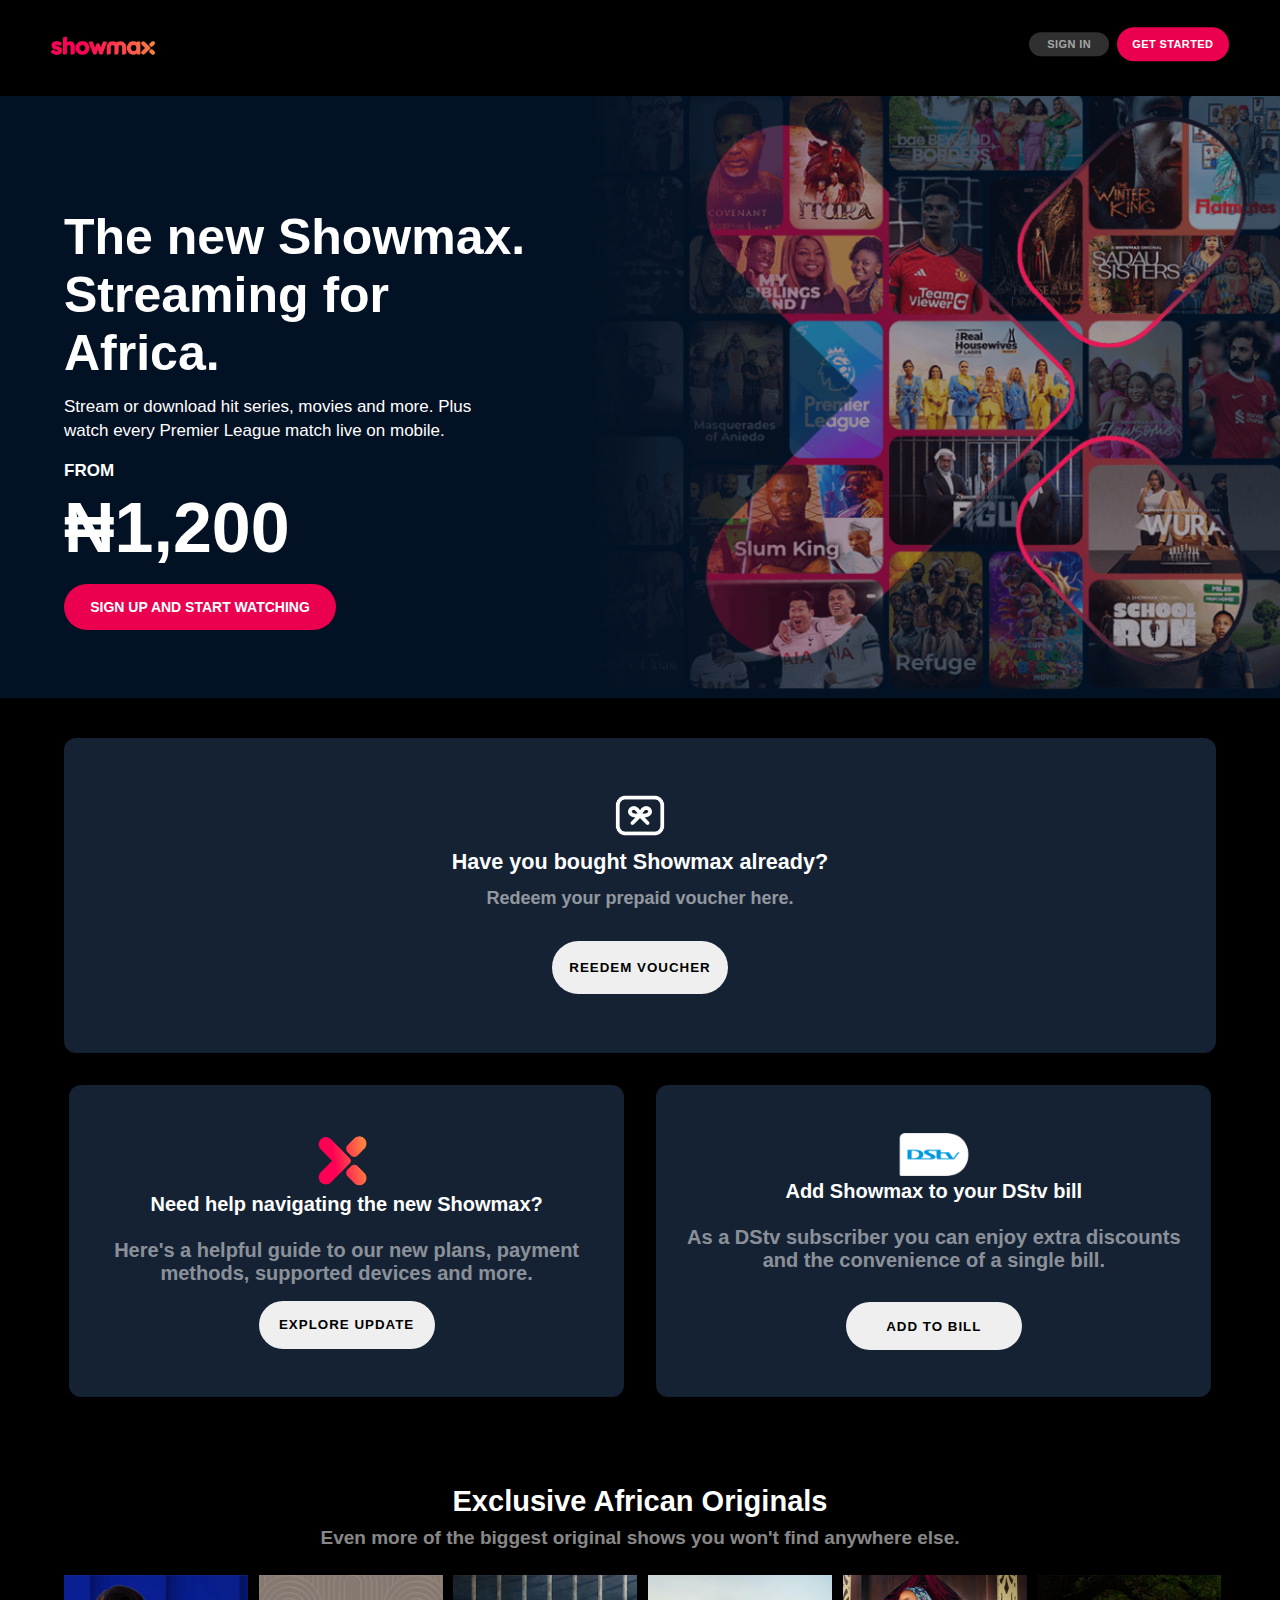
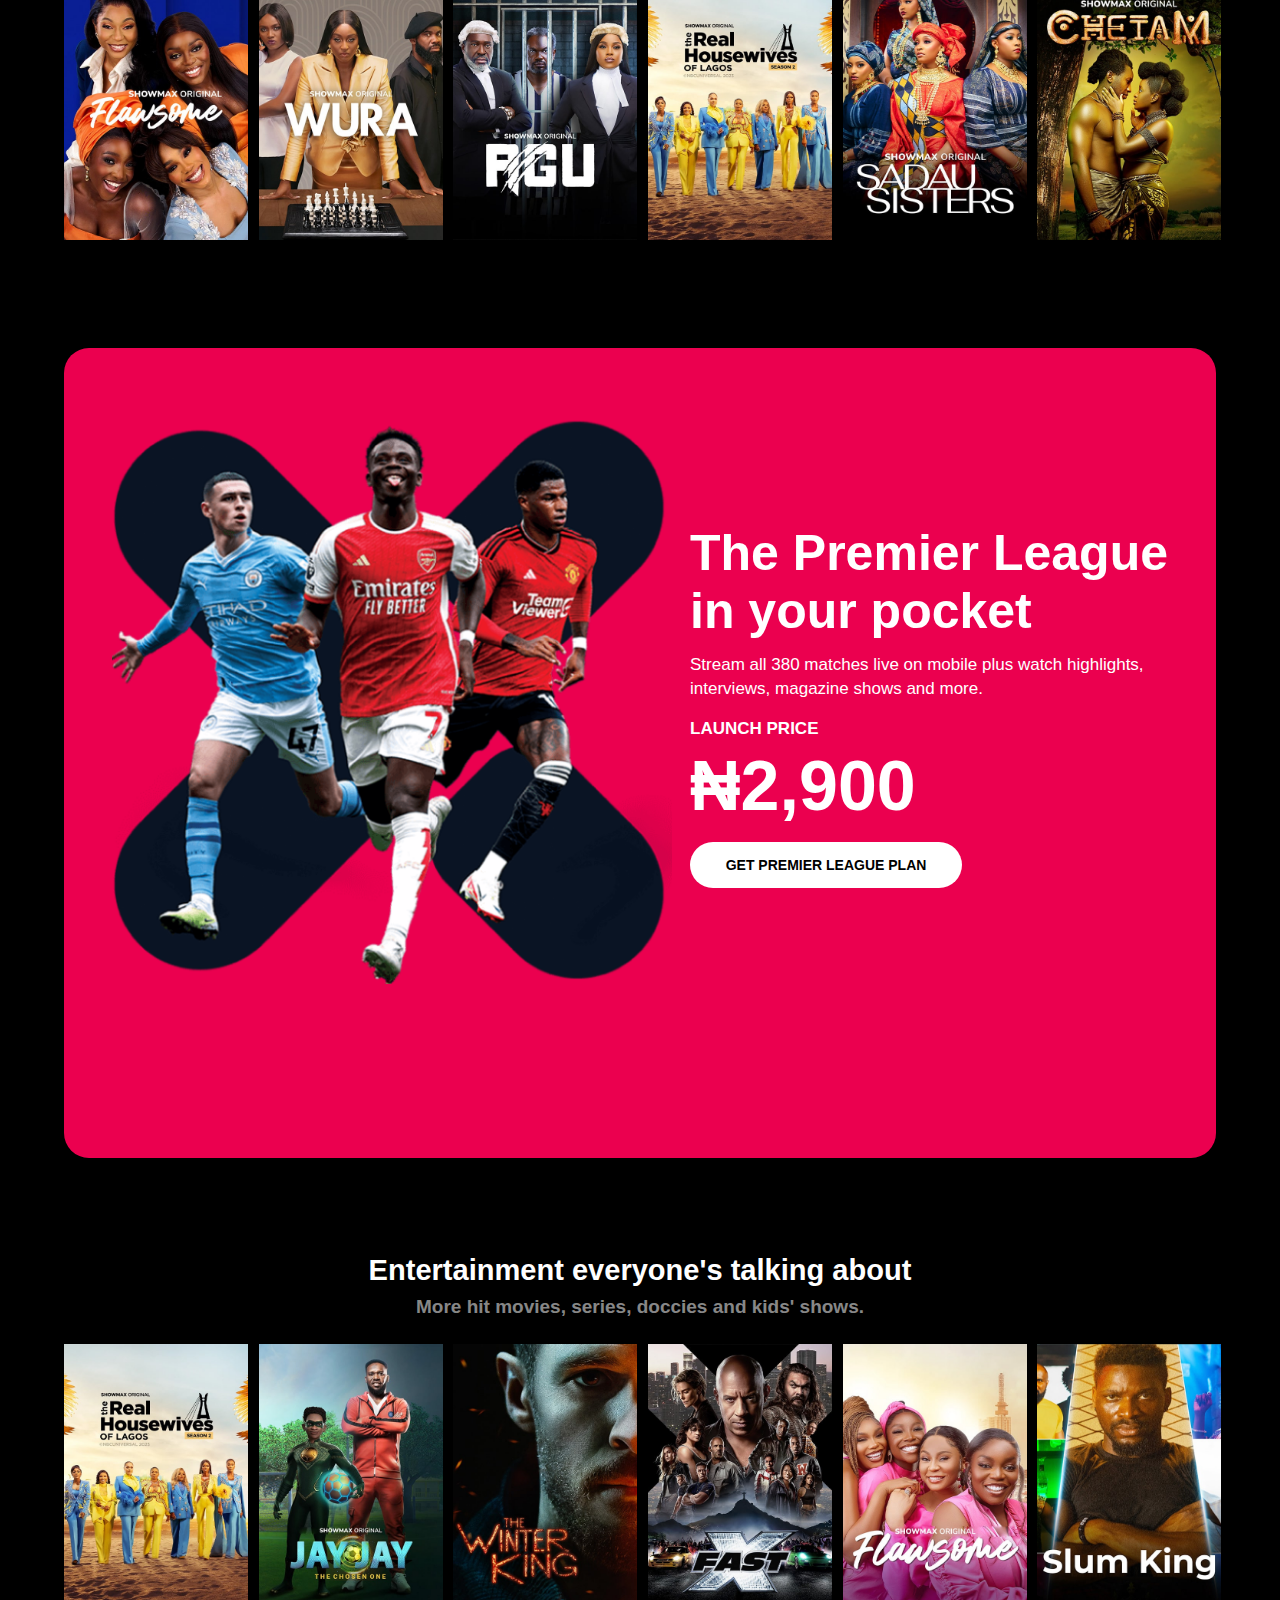
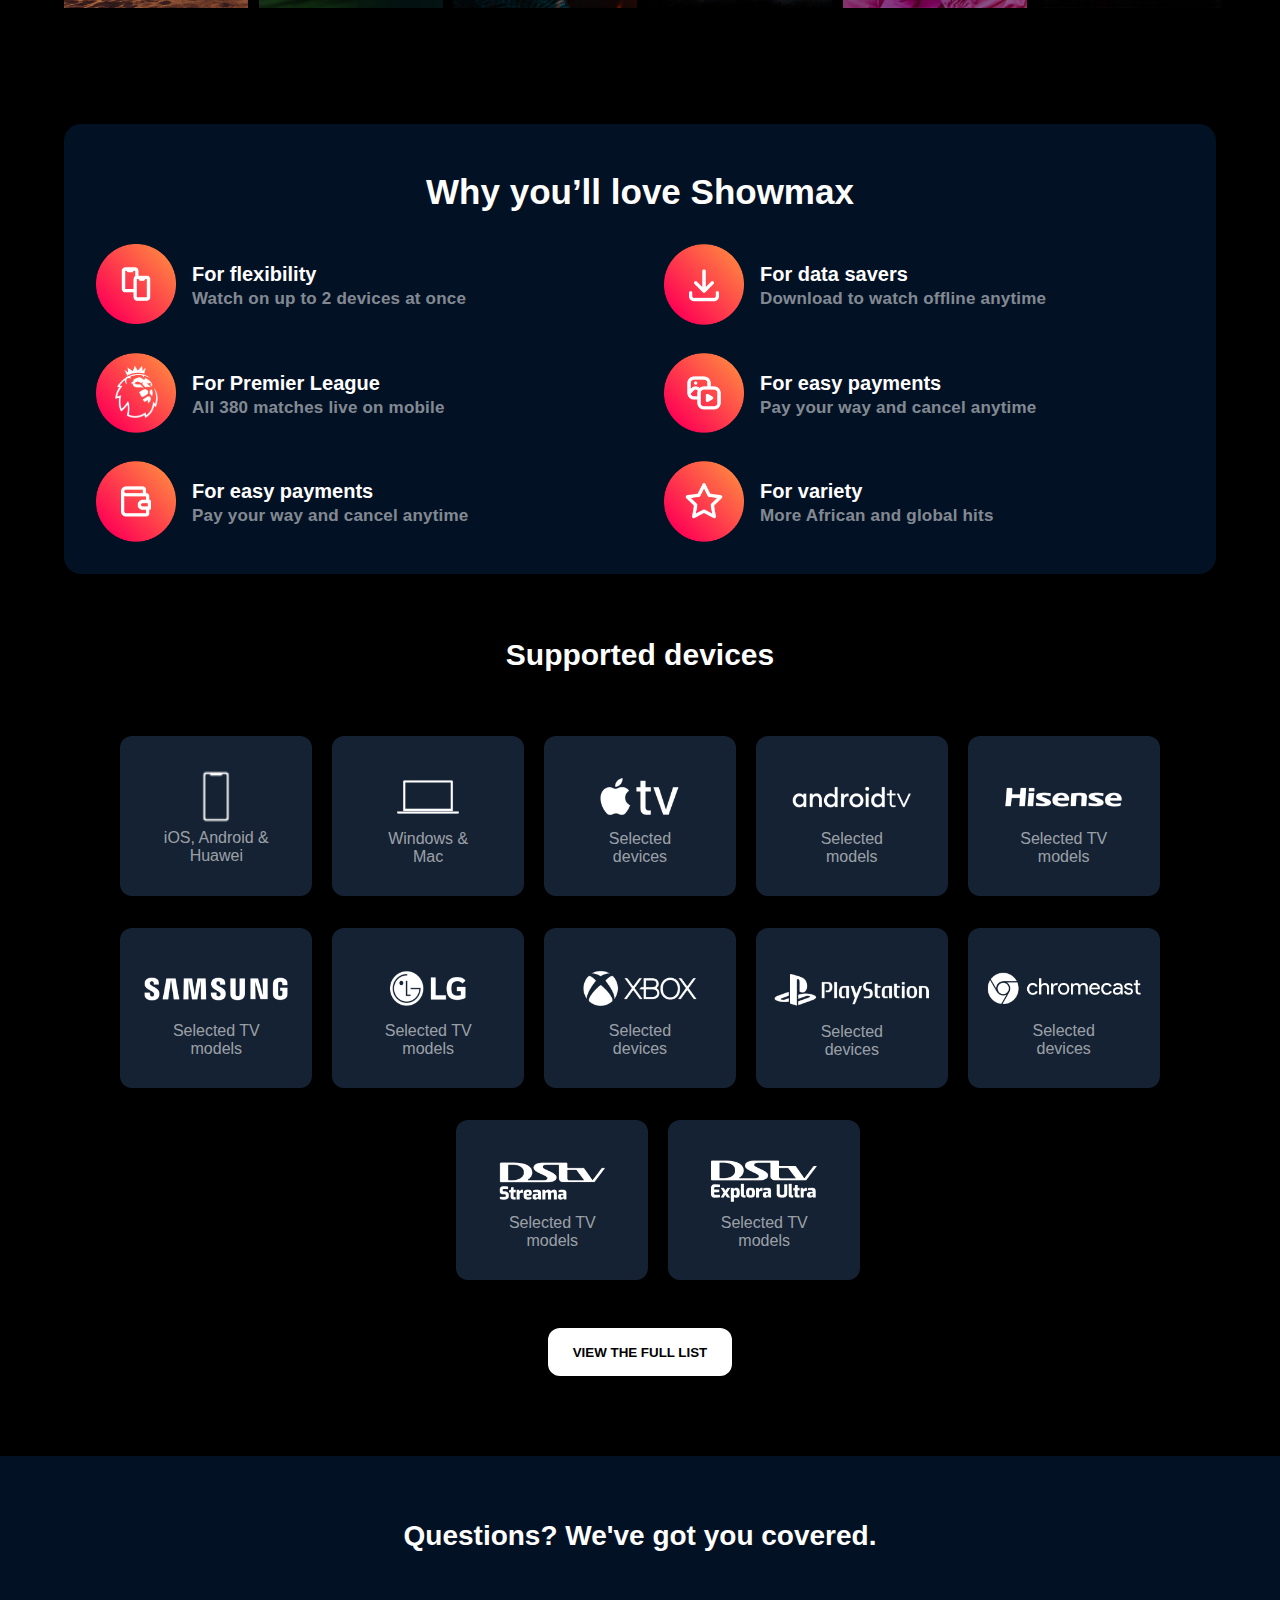
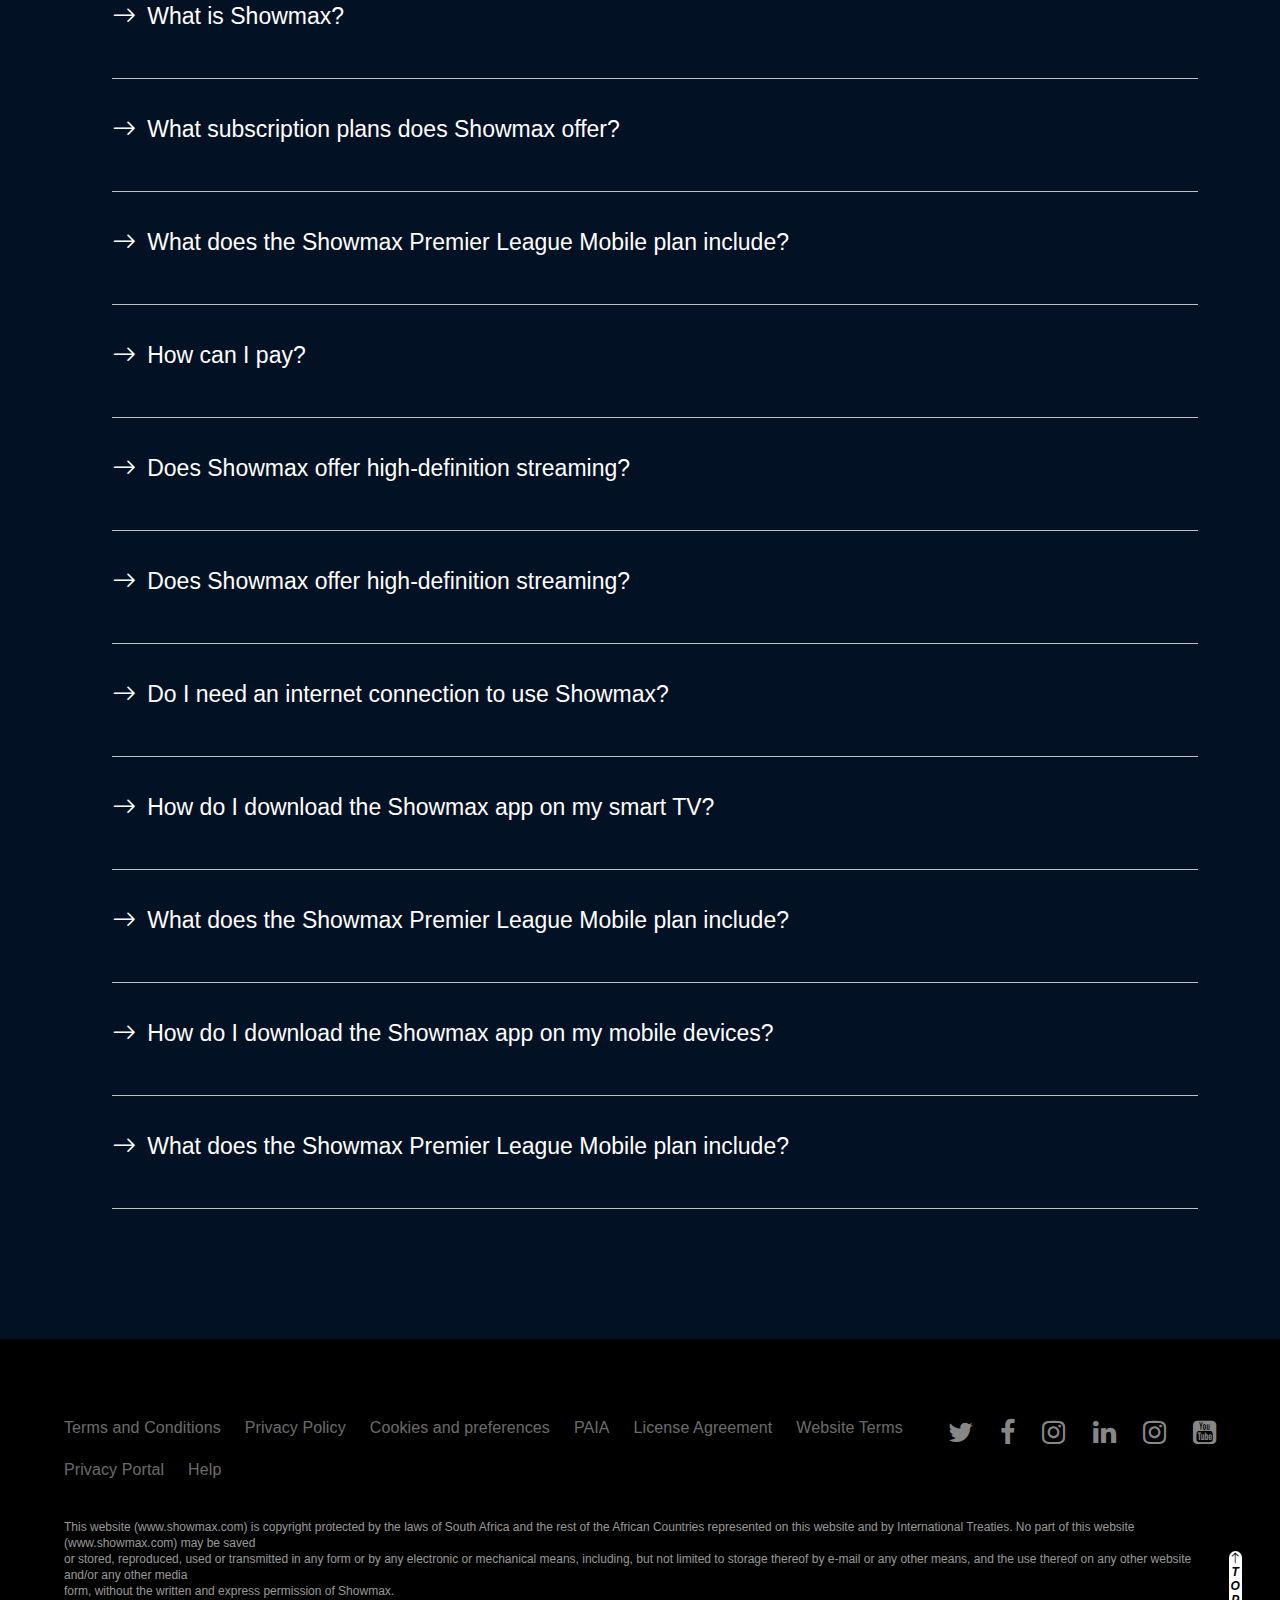
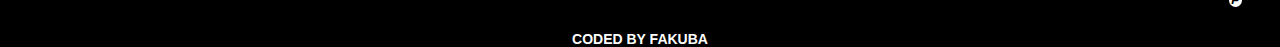
<file: index.html>
<!DOCTYPE html>
<html lang="en">
<head>
    <meta charset="UTF-8">
    <meta name="viewport" content="width=device-width, initial-scale=1.0">
    <link rel="stylesheet" href="index.css">
    <link rel="stylesheet" href="https://cdn.jsdelivr.net/npm/bootstrap-icons@1.3.0/font/bootstrap-icons.css">
    <link rel="stylesheet" href="https://cdnjs.cloudflare.com/ajax/libs/font-awesome/4.7.0/css/font-awesome.min.css">
    <title>SHOW MAX</title>
</head>
<body>
    <!-- Header start -->
    <p id="button"></p>
    <header>
        <nav>
            <div class="logo">
              <a href="./index.html"><img src="IMG-PROJECT/Showmax_logo_full-removebg-preview.png" alt="logo"></a>
                </div>
            <div class="logins">
                    <button class="sign-in"><a href="Sign in/index.html">SIGN IN</a></button>
                    <button class="get-started"><a href="Sign-in con/index.html">GET STARTED</a></button>
                    </div>
         </nav>
    </header>
    <!-- Header ends -->

    <!-- hero page start -->
     <div class="section-1">
        <div class="section-1-inner">
            <div class="text">
                <p>The new Showmax.<br>Streaming for Africa.<span>Stream or download hit series, movies and more. Plus<br>
                    watch every Premier League match live on mobile.</span><break class="break">FROM</break><br><a> ₦1,200</a>
                    <button class="watch"><a href="Sign-in con/index.html">SIGN UP AND START WATCHING</a></button></p>
                </div>
                <div class="hero-img">
                      <img src="IMG-PROJECT/hero-img 1.PNG" alt="img">
                </div>
            </div>
     </div>
    <!-- hero page ends -->

    <!-- section 2 start -->
    <div class="section-2">
       <div class="section-2-inner">
          <center>
            <div class="img-badge">
                <img src="IMG-PROJECT/voucher-icon-desktop.png" alt="badge">
            </div>
        </center>
          <div class="text">
            <h5>Have you bought Showmax already?
              <p>Redeem your prepaid voucher here.</p></h5>
          </div>
          <div class="voucher"><button><a href="./voucher/index.html">REEDEM VOUCHER</a></button></div>
        </div>
    </div>
    <!-- section 2 ends -->

    <!-- section 3 start -->

    <div class="section-3">
      <div class="section-3-inner">
           <div class="box-1">
            <center>
                <div class="img-box-1">
                    <img src="IMG-PROJECT/showmax-icon_full-colour_3_02-02-2024 (1).png" alt="">
                    </div>
            </center>
              <div class="text-box-1">
                <h5>Need help navigating the new Showmax?<span><br> Here's a helpful guide to our new plans, payment methods, supported devices and more.</span></h5>

               </div>
              <div class="button-box-1">
                <button><a href="Update/">EXPLORE UPDATE</a></button>
                   </div>
                 </div>
            <div class="box-2">
                <center>
                    <div class="img-box-2">
                        <img src="IMG-PROJECT/dstv-desktop-2x.png" alt="">
                     </div>
                </center>
                <div class="text-box-2">
                    <h5>Add Showmax to your DStv bill<span><br>As a DStv subscriber you can enjoy extra discounts and the convenience of a single bill.</span></h5>
                 </div>
                 <div class="button-box-2">
                    <button><a href=".//BILL/index.html">ADD TO BILL</a></button>
                 </div>

               </div>
         </div>
   </div>
 <!-- section 3 ends -->

 <!-- section-4 start -->
     <div class="section-4">
        <div class="section-4-inner">
             <div class="text-inner">
                 <h5>
                    Exclusive African Originals<br>
                   <span>
                    Even more of the biggest original shows you won't find anywhere else.
                  </span>
                 </h5>
             </div>
            <div class="section-4-inner-advertisement">
               <div class="img-box"><img src="IMG-PROJECT/ng_homepage_showmax originals_01-min.jpg" alt=""></div>
               <div class="img-box"><img src="IMG-PROJECT/ng_homepage_showmax originals_02-min.jpg" alt=""></div>
               <div class="img-box"><img src="IMG-PROJECT/ng_homepage_showmax originals_03-min.jpg" alt=""></div>
               <div class="img-box"><img src="IMG-PROJECT/ng_homepage_showmax originals_04-min.jpg" alt=""></div>
               <div class="img-box"><img src="IMG-PROJECT/ng_homepage_showmax originals_05-min.jpg" alt=""></div>
               <div class="img-box"><img src="IMG-PROJECT/ng_homepage_showmax originals_06-min.jpg" alt=""></div>
               </div>
            </div>
     </div>
<!-- section-4 ends -->

<!-- section 5 start -->
     <div class="section-5">
        <div class="section-5-inner">
          <div class="img-box">
            <img src="IMG-PROJECT/ball.PNG" alt="">
          </div>
          <div class="text">
            <p>The Premier League<br>in your pocket<span>Stream all 380 matches live on mobile plus watch highlights,<br>
               interviews, magazine shows and more.</span><break class="break">LAUNCH PRICE</break><br><a> ₦2,900</a>
                <button class="watch-5"><a href="./Sign-in con/index.html">GET PREMIER LEAGUE PLAN</a></button></p>
         </div>

        </div>
</div>


<!-- section 5 ends -->

<!-- section 6 start -->

<div class="section-6">
  <div class="section-6-inner">
       <div class="text-inner">
           <h5>
            Entertainment everyone's talking about<br>
             <span>
              More hit movies, series, doccies and kids' shows.
            </span>
           </h5>
       </div>
      <div class="section-6-inner-advertisement">
         <div class="img-box"><img src="IMG-PROJECT/ng_homepage_most popular-01-min.jpg" alt=""></div>
         <div class="img-box"><img src="IMG-PROJECT/ng_homepage_most popular-02-min.jpg" alt=""></div>
         <div class="img-box"><img src="IMG-PROJECT/ng_homepage_most popular-03-min.jpg" alt=""></div>
         <div class="img-box"><img src="IMG-PROJECT/ng_homepage_most popular-04-min.jpg" alt=""></div>
         <div class="img-box"><img src="IMG-PROJECT/ng_homepage_most popular-05-min.jpg" alt=""></div>
         <div class="img-box"><img src="IMG-PROJECT/ng_homepage_most popular-06-min.jpg" alt=""></div>
         </div>
      </div>
</div>
  <!-- section-6 ends -->

  <!-- section 7 start -->
    <div class="section-7">
       <div class="section-7-inner">
        <div class="text-inner">
          <h5>
            Why you’ll love Showmax

          </h5>
         </div>
         <div class="section-7-inner-box">
         <div class="box-control">
          <div class="box-1">
            <div class="boxes">
                <img src="IMG-PROJECT/icon_for-flexibility-01-1_11012024.png" alt="">
            </div>
            <div class="text">
              <h5>For flexibility<br><span>Watch on up to 2 devices at once

              </span></h5>
            </div>
          </div>
          <div class="box-1">
            <div class="boxes">
              <img src="IMG-PROJECT/icon_for-data-savers-01-2_11012024.png" alt="">

            </div>
            <div class="text">
              <h5>For data savers<br><span>Download to watch offline anytime</span></h5>
            </div>
          </div>
          <div class="box-1">
            <div class="boxes">
             <img src="IMG-PROJECT/icon_for-premier-league-01-3_11012024.png" alt="">
            </div>
            <div class="text">
              <h5>For Premier League<br><span>All 380 matches live on mobile</span></h5>
            </div>
          </div>
          <div class="box-1">
            <div class="boxes">
              <img src="IMG-PROJECT/icon_for-data-control-01-4_11012024.png" alt="">
            </div>
            <div class="text">
              <h5>For easy payments<br><span>Pay your way and cancel anytime</span></h5>
            </div>
          </div>
         
          <div class="box-1">
            <div class="boxes">
              <img src="IMG-PROJECT/icon_for-ease-01-5_11012024.png" alt="">
            </div>
            <div class="text">
              <h5>For easy payments<br><span>Pay your way and cancel anytime</span></h5>
            </div>
          </div>
          <div class="box-1">
            <div class="boxes">
                 <img src="IMG-PROJECT/icon_for-variety-01-6_11012024.png" alt="">
            </div>
            <div class="text">
              <h5>For variety<br><span>More African and global hits</span></h5>
            </div>
          </div>
            </div>

       </div>


    </div>
<!-- section 7 ends -->


<!-- section 8 start -->
    <div class="section-8">
      <div class="section-8-inner">
          <div class="text"><h5>Supported devices</h5>
           </div>
        <div class="mobiles">
          <div class="img-box">
            <img src="IMG-PROJECT/icon_ios-android-01-1.png" alt=""><p>iOS, Android &<br>
              Huawei</p></div>
            <div class="img-box">
            <img src="IMG-PROJECT/icon_windows-mac-01-2.png" alt=""><p>Windows &<br>
              Mac</p></div>
            <div class="img-box">
            <img src="IMG-PROJECT/icon_appletv-01-3.png" alt=""><p>Selected<br>
              devices</p></div>
            <div class="img-box">
            <img src="IMG-PROJECT/icon_androidtv-01-4.png" alt=""><p>Selected<br>
              models</p></div>
            <div class="img-box">
            <img src="IMG-PROJECT/icon_hisensetv-01-5.png" alt=""><p>Selected TV<br>
              models</p></div>
            <div class="img-box">
            <img src="IMG-PROJECT/icon_samsung-01-7.png" alt=""><p>Selected TV<br>
              models</p></div>
            <div class="img-box">
            <img src="IMG-PROJECT/icon_lg-01-6.png" alt=""><p>Selected TV<br>
              models</p></div>
            <div class="img-box">
            <img src="IMG-PROJECT/icon_xbox-01-8.png" alt=""><p>Selected<br>
              devices</p></div>
            <div class="img-box">
            <img src="IMG-PROJECT/icon_playstation-01-12.png" alt=""><p>Selected<br>
              devices</p></div>
            <div class="img-box">
            <img src="IMG-PROJECT/icon_chromecast-01-11.png" alt=""><p>Selected<br>
              devices</p></div>
              <div class="img-box">
                <img src="IMG-PROJECT/icon_dstvstreama-01-9.png" alt=""><p>Selected TV<br>
                  models</p></div>
                <div class="img-box">
                 <img src="IMG-PROJECT/icon_dstv_explora-01-10.png" alt=""><p>Selected TV<br>
                  models</p></div>
            
        </div>
        <div class="product-button"><button><a href="./Update/index.html">VIEW THE FULL LIST</a></button></div>
         
  </div>
</div> 
<!-- section 8 ends-->

<!-- section 9 start -->
<div class="section-9">
  <div class="section-9-inner">
    <h3>Questions? We've got you covered.</h3>
   <button class="accordion" > <i class="bi bi-arrow-right" style="font-size: 1.5rem;"></i>What is Showmax?<div class="underline"></div>
</button>
<div class="panel">
  <p>Showmax is an ad-free video-on-demand service that brings you a wide array of series, movies, documentaries, Showmax Originals, kids’ shows, and Premier League games. With one low monthly price, you get unlimited access, new content added weekly, and the freedom to watch anytime. Plus, there are no contracts, so you can cancel whenever you wish.
  </p>
</div>
<button class="accordion"> <i class="bi bi-arrow-right" style="font-size: 1.5rem;"></i>What subscription plans does Showmax offer?<div class="underline"></div></button>
<div class="panel">
  <p>Showmax offers a variety of plans to suit your viewing preferences:
    <ul>
      <li>
        <h5>Showmax Entertainment plan for all devices</h5><p>This is the standard Showmax plan that offers customers a range of series, movies, kids’ shows, documentaries including Showmax Originals, MultiChoice originals, and shows from NBC, HBO, Sony, BBC, Sky, Peacock, and other networks on up to five different devices, with two simultaneous streams.</p>
      </li>
      <li>
        <h5>Showmax Entertainment Mobile plan</h5><p>This is the mobile version of the Showmax Entertainment plan, and it offers customers the same content at half the price, available on one mobile device.</p>
      </li>
      <li>
        <h5>Showmax Premier League Mobile</h5><p>This mobile-only plan includes live streaming of every Premier League match, match highlights, behind-the-scenes content, talk shows, interviews, and more.</p>
      </li>
      <h4>Please note that this plan is available only on mobile devices.</h4>
     </ul>
  </p>
</div>

<button class="accordion"> <i class="bi bi-arrow-right" style="font-size: 1.5rem;"></i>What does the Showmax Premier League Mobile plan include?<div class="underline"></div></button>
<div class="panel">
  <p>Showmax Premier League Mobile offers live streaming of every Premier League match, match highlights, behind-the-scenes content, talk shows, interviews, and more. <h4>Please note that this plan is available only on mobile devices.
  </h4></p>
</div>
<button class="accordion"> <i class="bi bi-arrow-right" style="font-size: 1.5rem;"></i>How can I pay?<div class="underline"></div></button>
<div class="panel">
  <p>Showmax offers several payment methods to suit your preferences. For now, you can pay with your Visa and MasterCard credit and debit cards, by adding to your DStv bill or using prepaid vouchers. Other payment methods will be added over time, and these will be communicated as they become available.


  </p>
</div>

<button class="accordion"> <i class="bi bi-arrow-right" style="font-size: 1.5rem;"></i>Does Showmax offer high-definition streaming?<div class="underline"></div></button>
<div class="panel">
  <p>Yes, Showmax has embraced higher viewing resolutions for better quality images. All content is available at 1080p or above, ensuring that you enjoy your favourite shows and movies in crisp, clear high definition.e magna aliqua. Ut enim ad minim veniam, quis nostrud exercitation ullamco laboris nisi ut aliquip ex ea commodo consequat.</p>
</div>
<button class="accordion"> <i class="bi bi-arrow-right" style="font-size: 1.5rem;"></i>Does Showmax offer high-definition streaming?<div class="underline"></div></button>
<div class="panel">
  <p><ul>
    <li>
      <h5>Showmax provides flexible viewing options to fit your lifestyle. With the Entertainment plan for all devices, you can enjoy streaming on up to two screens simultaneously.</h5>
    </li>
    <li>
     <h5>
      Our mobile-only plans, which include the Entertainment Mobile plan and Premier League Mobile, are designed for single-screen viewing on a mobile device.

     </h5>
    </li>
  </ul>
</p>
</div>

<button class="accordion"><i class="bi bi-arrow-right" style="font-size: 1.5rem;"></i>Do I need an internet connection to use Showmax?<div class="underline"></div></button>
<div class="panel">
  <p><ul>
    <li><h5>Web: Chrome 102+ (Windows/Mac); Firefox 102+ (Windows/Mac); MS Edge 102+ (Windows/Mac); Safari 14+ (Mac)</h5></li>
    <li><h5>Mobile iOS: 14 or above</h5></li>
    <li><h5>Mobile Android: 7.0 or above</h5></li>
    <li><h5>Mobile Huawei</h5></li>
    <li><h5>LG TV: LG WebOS 3.5 or above; 2016+; LG WebOS 3.0-3.5 ‚Ai support being added for launch</h5></li>
    <li><h5>Samsung TV: 2016+</h5></li>
    <li><h5>Hisense TV: 2018+</h5></li>
    <li><h5>STBs: STB Explora Ultra; STB Streama</h5></li>
    <li><h5>
      Android TV: Wide variety of Android TV-enabled Smart TVs, such as Sony Bravia, and set-top boxes, including NVIDIA Shield, running Android OS 5.1</h5></li>
    <li><h5>Apple TV: Apple TV HD (4th Generation or above) with tvOS 16 or above</h5></li>
    <li><h5>Chromecast: 1st Generation or above including Chromecast with Google TV</h5></li>
    <li><h5>PlayStation: PlayStation 4; PlayStation 5</h5></li>
    <li><h5>Xbox: Xbox One; Xbox Series X; Xbox Series S</h5></li>
  </ul></p>
</div>
<button class="accordion"> <i class="bi bi-arrow-right" style="font-size: 1.5rem;"></i>How do I download the Showmax app on my smart TV?<div class="underline"></div></button>
<div class="panel">
  <p>
    Showmax offers 5.1 Dolby surround sound, but please note that this feature is only available with the Entertainment plan for all devices and can be experienced on compatible TV systems. This immersive audio experience elevates your viewing, bringing cinematic sound right into your living room.
    
    </p>
</div>

<button class="accordion"><i class="bi bi-arrow-right" style="font-size: 1.5rem;"></i>What does the Showmax Premier League Mobile plan include?<div class="underline"></div></button>
<div class="panel">
  <p>While we'd love for you to stay, if you decide to cancel your subscription, the process is straightforward.
    <ul>
      <li>Simply log in to your account at www.showmax.com</li>
      <li>Select your profile avatar and navigate to "Account".</li>
      <li>Under Plans & Payments, select “Manage plan”.</li>
      <li>Select “Cancel plan” to cancel your subscription.</li>
    </ul>
    <p>
      If you require any assistance, our support team is available to help at <a href="">showmax.com/ng/help.</a>
    </p>
  </p>
</div>
<button class="accordion"><i class="bi bi-arrow-right" style="font-size: 1.5rem;"></i>How do I download the Showmax app on my mobile devices?<div class="underline"></div></button>
<div class="panel">
  <p>To start streaming with Showmax, download our app by following these steps:
    <ul>
      <li>Search for the Showmax app on your smart TV app store.</li>
      <li>Install the free Showmax app that appears in the search result></li>
      <li>Log in with your Showmax account to enjoy seamless streaming and downloading.</li>
      <li>(You will need to have set up your account on the website [showmax.com] before logging in on the app. If you don’t remember your username, you can find it in the My Account section on showmax.com.)
        .</li>
    </ul>
    <p>
</div>

<button class="accordion"><i class="bi bi-arrow-right" style="font-size: 1.5rem;"></i>What does the Showmax Premier League Mobile plan include?<div class="underline"></div></button>
<div class="panel">
  <p>Visit the App Store, Google Play or Huawei app Store on your device.
    <ul>
      <li>Search for Showmax.</li>
      <li>Install the free Showmax app that appears in the search results.</li>
      <li>Log in with your Showmax account to enjoy seamless streaming and downloading.</li>
      <li>(You will need to have set up your account on the website [showmax.com] before logging in on the app. If you don’t remember your username, you can find it in the My Account section on showmax.com.)
        .</li>
    </ul>
    <p>
</div>
    </div>
      </div>
    </div>
  </div>
    </div>
        </div>
         </div>
      </div>
   </div>
</div>
<!-- section 9 ends -->

<!-- footer start -->
   <div class="footer">
    <div class="footer-inner">
      <div class="footer-details">
        <ul>
          <li><a href="">Terms and Conditions</a></li>
          <li><a href="">Privacy Policy</a></li>
          <li><a href="">Cookies and preferences</a></li>
          <li><a href=""> PAIA</a></li>
          <li><a href="">License Agreement</a></li>
          <li><a href="">Website Terms</a></li>
          <li><a href="">Privacy Portal</a></li>
          <li><a href="">Help</a></li>
        </ul>
        </div>
        <div class="icon">
          <div class="web-page"></i><a href=""><i class='fa fa-twitter' style='font-size:27px'></i></a>
          </div>
          <div class="web-page"><a href=""><i class='fa fa-facebook' style='font-size:27px'></i></a>
          </div>
          <div class="web-page"><a href=""><i class='fa fa-instagram' style='font-size:27px'></i></a>
          </div>
          <div class="web-page"><a href=""><i class='fa fa-linkedin' style='font-size:27px'></i></a>
          </div>
          <div class="web-page"><a href=""><i class='fa fa-instagram' style='font-size:27px'></i></a>
          </div>
          <div class="web-page"><a href=""><i class='fa fa-youtube-square' style='font-size:27px'></i></a>
          </div>
        </div>
        </div>
      <p class="footer-text">This website (www.showmax.com) is copyright protected by the laws of South Africa and the rest of the African Countries represented on this website and by International Treaties. No part of this website (www.showmax.com) may be saved<br>
         or stored, reproduced, used or transmitted in any form or by any electronic or mechanical means, including, but not limited to storage thereof by e-mail or any other means, and the use thereof on any other website and/or any other media<br> form, without the written and express permission of Showmax.</p>
         <h3 class="owner">CODED BY FAKUBA</h3>
    </div>
 </div>
<a href="#button"><i class="bi bi-arrow-up"  style="font-size: 12px;"><br>T <br> O <br> P <br>
</i></a>
<!-- footer ends -->
</body>
<script>
  var acc = document.getElementsByClassName("accordion");
  var i;
  
  for (i = 0; i < acc.length; i++) {
    acc[i].addEventListener("click", function() {
      this.classList.toggle("active");
      var panel = this.nextElementSibling;
      if (panel.style .display === "block"){
        panel.style.display = "none";
      } else {
        panel.style.display = "block";
      }
    });
  }
  </script>
</html>
</file>
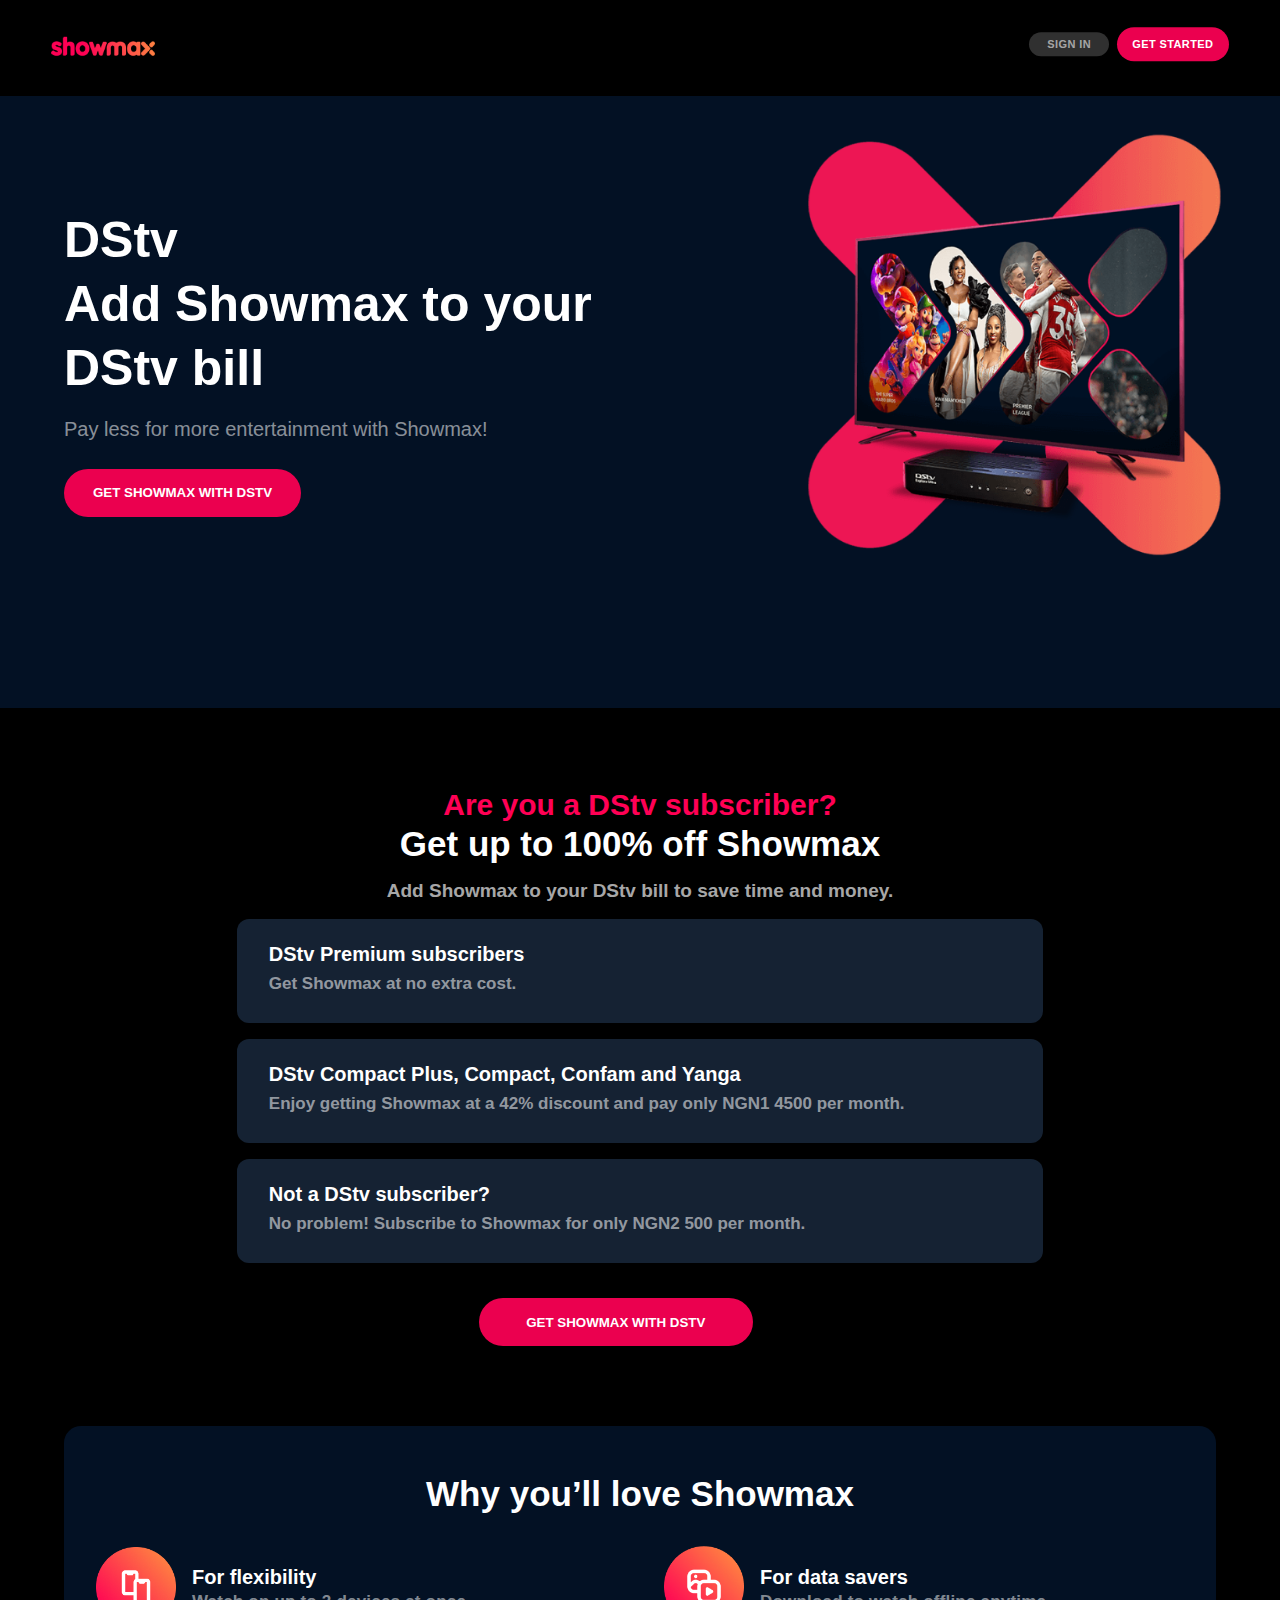
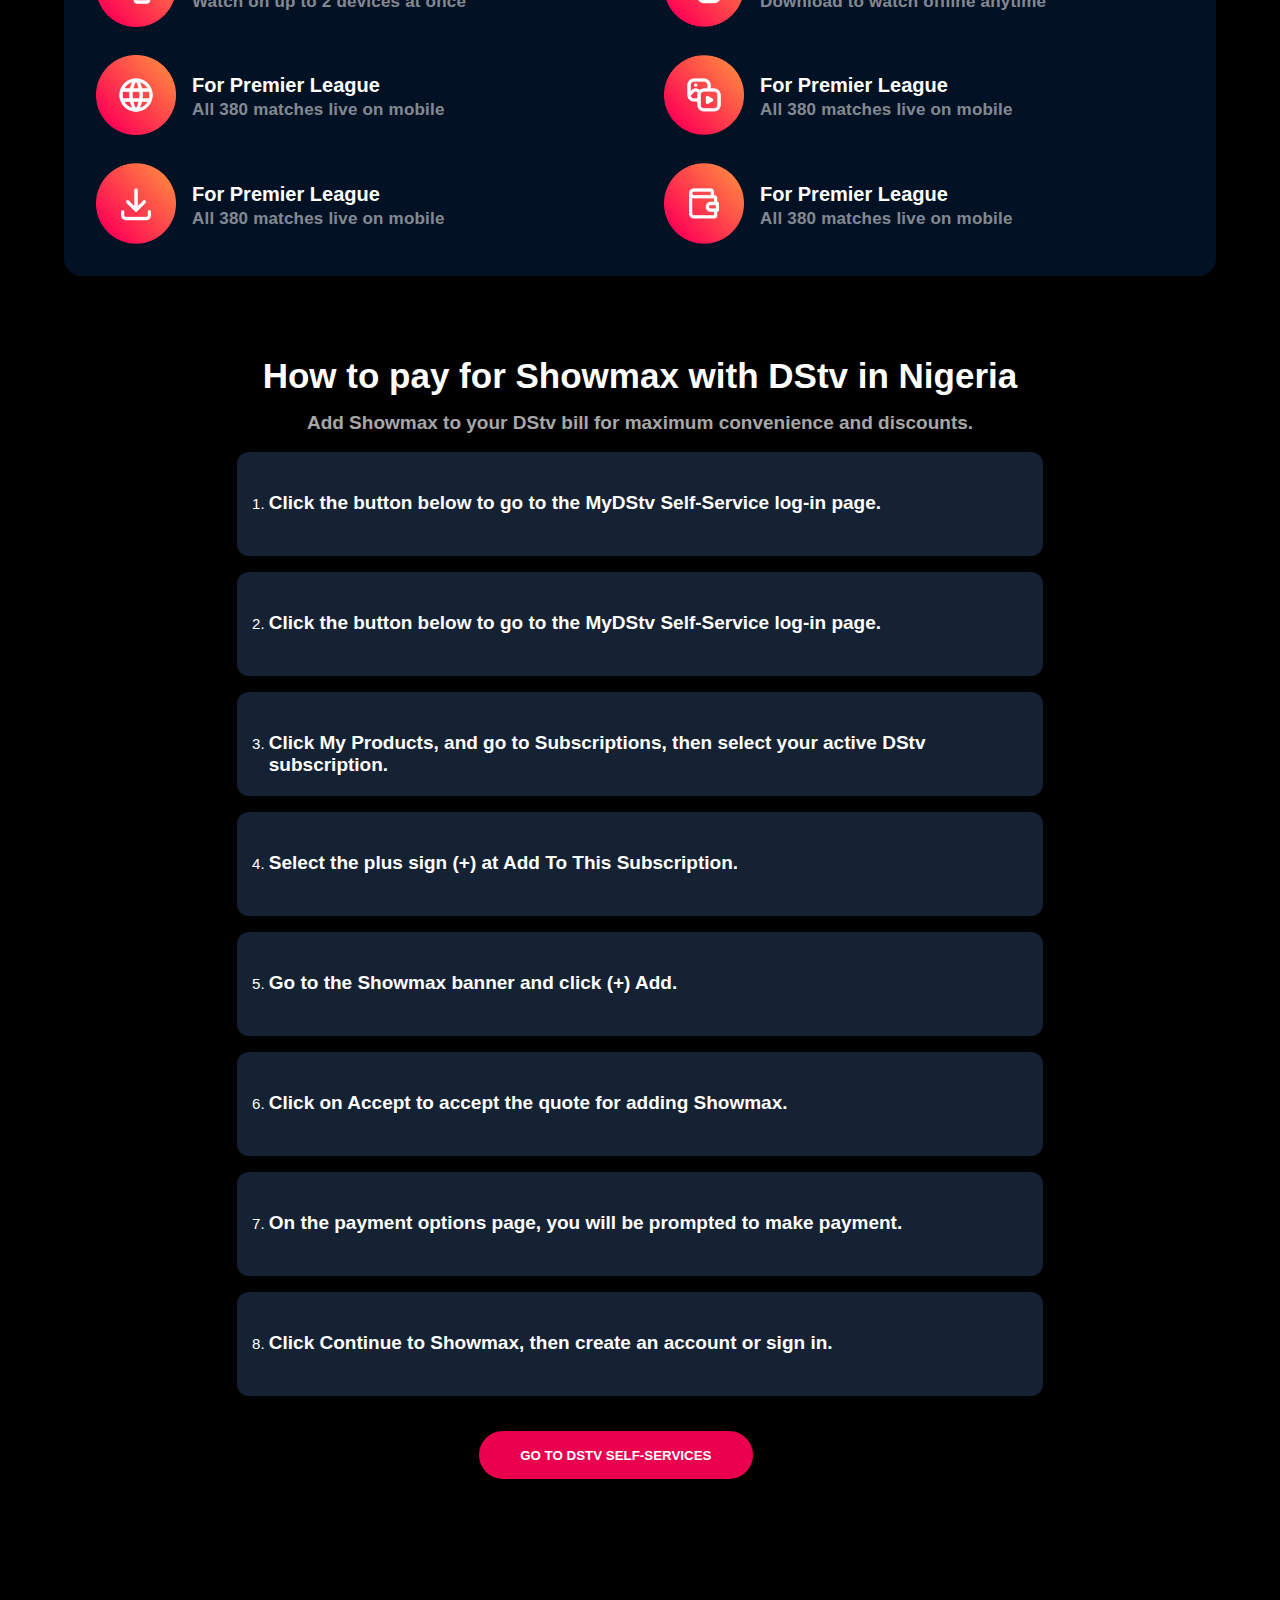
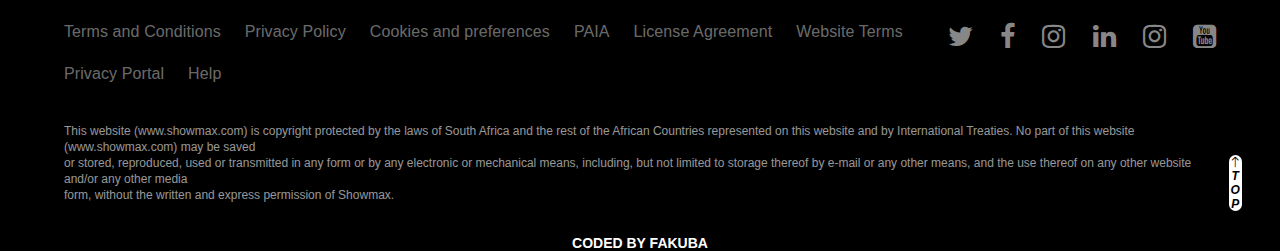
<file: BILL/index.html>
<!DOCTYPE html>
<html lang="en">
<head>
    <meta charset="UTF-8">
    <meta name="viewport" content="width=device-width, initial-scale=1.0">
    <link rel="stylesheet" href="index.css">
    <link rel="stylesheet" href="https://cdn.jsdelivr.net/npm/bootstrap-icons@1.3.0/font/bootstrap-icons.css">
    <link rel="stylesheet" href="https://cdnjs.cloudflare.com/ajax/libs/font-awesome/4.7.0/css/font-awesome.min.css">
    <title>BILL</title>
</head>
<body>
     <!-- Header start -->
     <p id="button"></p>
     <header>
        <nav>
            <div class="logo">
              <a href="..//index.html"><img src="BILL images/Showmax_logo_full (1).png" alt="logo"></a>
                </div>
            <div class="logins">
                    <button class="sign-in"><a href="../Sign in/index.html">SIGN IN</a></button>
                    <button class="get-started"><a href="../Sign-in con/index.html">GET STARTED</a></button>
                    </div>
         </nav>
    </header>
    <!-- Header ends -->

     <!-- hero page start -->
     <div class="section-1">
        <div class="section-1-inner">
            <div class="text">
                <p>DStv<br>
                    Add Showmax to your <br>DStv bill<span>Pay less for more entertainment with Showmax!</span>
                    <button><a href="#button-2">GET SHOWMAX WITH DSTV</a></button>
                </div>
                <div class="hero-img">
                      <img src="BILL images/BILL.PNG" alt="img">
                </div>
            </div>
     </div>
    <!-- hero page ends -->

    <!-- section 2 start -->
 <div class="section-2">
    <div class="section-2-inner">
        <div class="text-2">
            <p><h2>Are you a DStv subscriber?<h3>Get up to 100% off Showmax<span>Add Showmax to your DStv bill to save time and money.</span></h3></h2></p>
        </div>
        <div class="boxes">
            <div class="boxes-1">
                <h2>DStv Premium subscribers<span>Get Showmax at no extra cost.</span></h2>
            </div>
            <div class="boxes-1">
                <h2>DStv Compact Plus, Compact, Confam and Yanga<span>Enjoy getting Showmax at a 42% discount and pay only NGN1 4500 per month.</span></h2>
            </div>
            <div class="boxes-1">
                <h2>Not a DStv subscriber?<span>No problem! Subscribe to Showmax for only NGN2 500 per month.</span></h2>
            </div>
            <button><a href="#button-2">GET SHOWMAX WITH DSTV</a></button>
        </div>
    </div>
 </div>

    <!-- section 2 ends -->
     <!-- section 3 start -->
     <div class="section-3">
        <div class="section-3-inner">
         <div class="text-inner">
           <h5>
             Why you’ll love Showmax
 
           </h5>
          </div>
          <div class="section-3-inner-box">
          <div class="box-control">
           <div class="box-3">
             <div class="boxes">
                 <img src="BILL images/icon_for-flexibility-01-1_11012024 (1).png" alt="">
             </div>
             <div class="text">
               <h5>For flexibility<br><span>Watch on up to 2 devices at once
 
               </span></h5>
             </div>
           </div>
           <div class="box-3">
             <div class="boxes">
               <img src="BILL images/icon_for-data-control-01-4_11012024 (1).png" alt="">
 
             </div>
             <div class="text">
               <h5>For data savers<br><span>Download to watch offline anytime</span></h5>
             </div>
           </div>
           <div class="box-3">
             <div class="boxes">
              <img src="BILL images/icon_for-global-hits-01-06_24012024.png" alt="">
             </div>
             <div class="text">
               <h5>For Premier League<br><span>All 380 matches live on mobile</span></h5>
             </div>
           </div>
           <div class="box-3">
            <div class="boxes">
             <img src="BILL images/icon_for-data-control-01-4_11012024 (1).png" alt="">
            </div>
            <div class="text">
              <h5>For Premier League<br><span>All 380 matches live on mobile</span></h5>
            </div>
          </div>
          <div class="box-3">
            <div class="boxes">
             <img src="BILL images/icon_for-data-savers-01-2_11012024 (1).png" alt="">
            </div>
            <div class="text">
              <h5>For Premier League<br><span>All 380 matches live on mobile</span></h5>
            </div>
          </div>
          <div class="box-3">
            <div class="boxes">
             <img src="BILL images/icon_for-ease-01-5_11012024 (1).png" alt="">
            </div>
            <div class="text">
              <h5>For Premier League<br><span>All 380 matches live on mobile</span></h5>
            </div>
          </div>
             </div>
 
        </div>
 
 
     </div>
 <!-- section 3 ends -->

      <!-- section 4 start -->
      <div class="section-4">
      <div class="section-4-inner">
      <div class="text-4" >
        <p id="button-2"></p>
      <p><h3>How to pay for Showmax with DStv in Nigeria<span>Add Showmax to your DStv bill for maximum convenience and discounts.</span></h3></h2></p>
      </div>
      <ol>
      <div class="boxes">
      <div class="boxes-4">

     <li> <h2>Click the button below to go to the MyDStv Self-Service log-in page.</h2></li>

      </div>
      <div class="boxes-4">

    <li> <h2>Click the button below to go to the MyDStv Self-Service log-in page.</h2></li>


      </div>
      <div class="boxes-4">
       <li><h2>Click My Products, and go to Subscriptions, then select your active DStv subscription.</h2></li>
      </div>
      <div class="boxes-4">
      <li><h2>Select the plus sign (+) at Add To This Subscription.</h2></li>
      </div>
      <div class="boxes-4">
     <li><h2> Go to the Showmax banner and click (+) Add.</h2></li>
      </div>
      <div class="boxes-4">
     <li><h2>Click on Accept to accept the quote for adding Showmax.</h2></li></div>
      <div class="boxes-4">
        <li><h2>On the payment options page, you will be prompted to make payment.</h2></li>
      </div>
      <div class="boxes-4">
     <li><h2>Click Continue to Showmax, then create an account or sign in.</h2></li>
      </div>
      <button><a href="">GO TO DSTV SELF-SERVICES</a></button>
      </div>
      </ol>
      </div>
      </div>

 <!-- sectiion 4 ends -->

 <!-- footer start -->
 <div class="footer">
  <div class="footer-inner">
    <div class="footer-details">
      <ul>
        <li><a href="">Terms and Conditions</a></li>
        <li><a href="">Privacy Policy</a></li>
        <li><a href="">Cookies and preferences</a></li>
        <li><a href=""> PAIA</a></li>
        <li><a href="">License Agreement</a></li>
        <li><a href="">Website Terms</a></li>
        <li><a href="">Privacy Portal</a></li>
        <li><a href="">Help</a></li>
      </ul>
      </div>
      <div class="icon">
        <div class="web-page"></i><a href=""><i class='fa fa-twitter' style='font-size:27px'></i></a>
        </div>
        <div class="web-page"><a href=""><i class='fa fa-facebook' style='font-size:27px'></i></a>
        </div>
        <div class="web-page"><a href=""><i class='fa fa-instagram' style='font-size:27px'></i></a>
        </div>
        <div class="web-page"><a href=""><i class='fa fa-linkedin' style='font-size:27px'></i></a>
        </div>
        <div class="web-page"><a href=""><i class='fa fa-instagram' style='font-size:27px'></i></a>
        </div>
        <div class="web-page"><a href=""><i class='fa fa-youtube-square' style='font-size:27px'></i></a>
        </div>
      </div>
      </div>
    <p class="footer-text">This website (www.showmax.com) is copyright protected by the laws of South Africa and the rest of the African Countries represented on this website and by International Treaties. No part of this website (www.showmax.com) may be saved<br>
       or stored, reproduced, used or transmitted in any form or by any electronic or mechanical means, including, but not limited to storage thereof by e-mail or any other means, and the use thereof on any other website and/or any other media<br> form, without the written and express permission of Showmax.</p>
       <h3 class="owner">CODED BY FAKUBA</h3>
  </div>
</div>
<a href="#button"><i class="bi bi-arrow-up"  style="font-size: 12px;"> <br>T <br> O <br> P <br>
</i></a>

<!-- footer ends -->
</file>
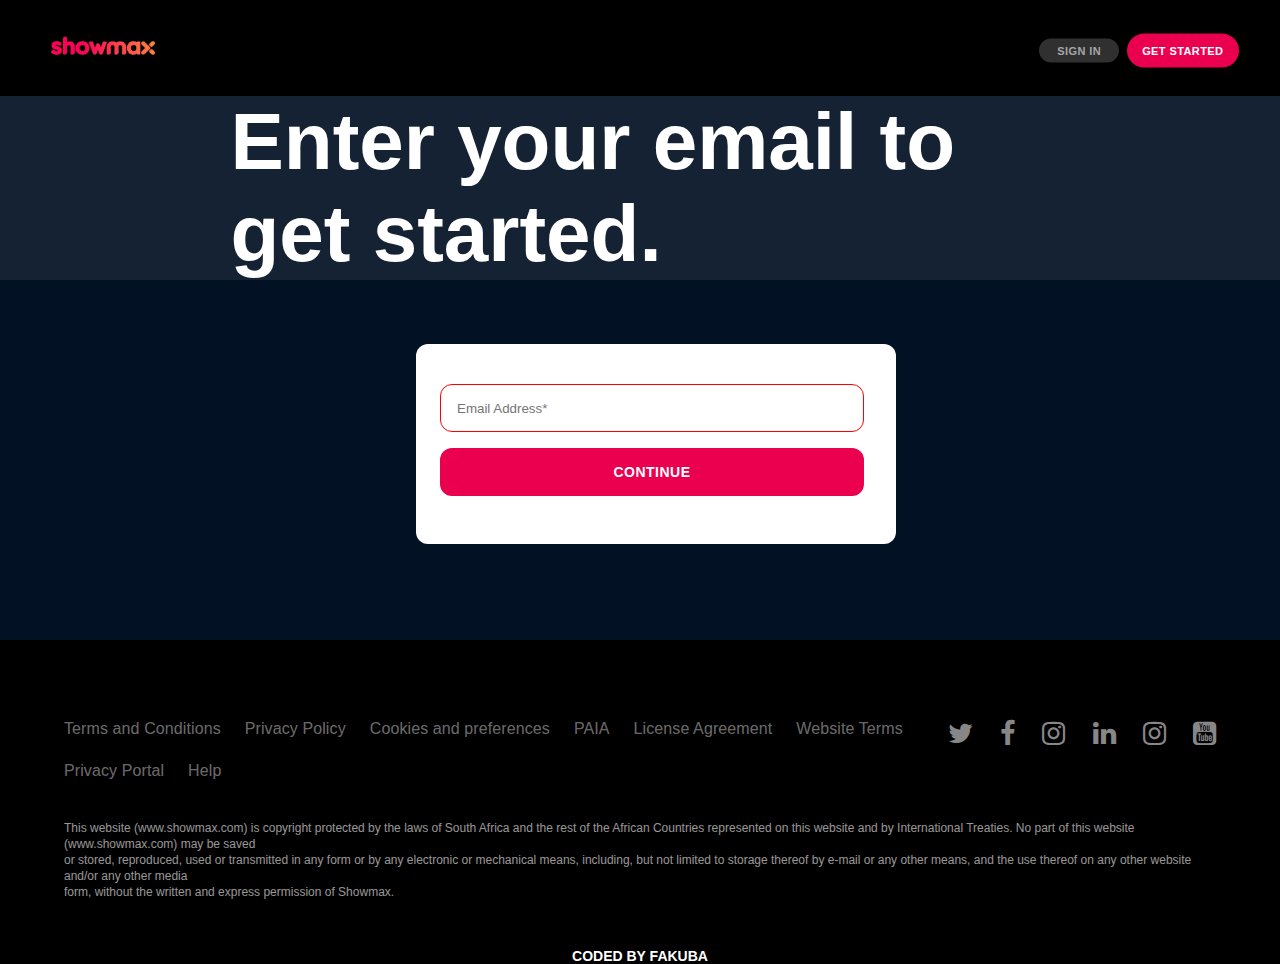
<file: Sign in/index.html>
<!DOCTYPE html>
<html lang="en">
<head>
    <meta charset="UTF-8">
    <meta name="viewport" content="width=device-width, initial-scale=1.0">
    <link rel="stylesheet" href="https://cdnjs.cloudflare.com/ajax/libs/font-awesome/4.7.0/css/font-awesome.min.css">
    <link rel="stylesheet" href="./index.css">
    <title>Sign in</title>
</head>
<body>
     <!-- Header start -->
     <header>
        <nav>
            <div class="logo">
              <a href="../index.html"><img src="img-sign/Showmax_logo_full-removebg-preview.png" alt="logo"></a>
                </div>
            <div class="logins">
                    <button class="sign-in"><a href="">SIGN IN</a></button>
                    <button class="get-started"><a href="../Sign-in con/index.html">GET STARTED</a></button>
                    </div>
         </nav>
    </header>
    <!-- Header ends -->

     <!-- announcement bar  start-->
     <div class="bar">
        <div class="bar-inner">
            <div class="announcement-bar-text">
                <h1>Enter your email to get started.</h1>
            </div>
        </div>
     </div>

<!-- announcement bar  ends-->
   <form action="../Sign-in con/index.html">
    <div class="your-email">
        <div class="your-email-inner">
            <div class="form">
                <label for="email"></label>
                 <input type="email" id="email" placeholder="Email Address*" required>
                <button><a>CONTINUE</a></button>
            </div> 
        </div>
      </div>
    </form>

    <!-- footer start -->
   <div class="footer">
    <div class="footer-inner">
      <div class="footer-details">
        <ul>
          <li><a href="">Terms and Conditions</a></li>
          <li><a href="">Privacy Policy</a></li>
          <li><a href="">Cookies and preferences</a></li>
          <li><a href=""> PAIA</a></li>
          <li><a href="">License Agreement</a></li>
          <li><a href="">Website Terms</a></li>
          <li><a href="">Privacy Portal</a></li>
          <li><a href="">Help</a></li>
        </ul>
        </div>
        <div class="icon">
          <div class="web-page"></i><a href=""><i class='fa fa-twitter' style='font-size:27px'></i></a>
          </div>
          <div class="web-page"><a href=""><i class='fa fa-facebook' style='font-size:27px'></i></a>
          </div>
          <div class="web-page"><a href=""><i class='fa fa-instagram' style='font-size:27px'></i></a>
          </div>
          <div class="web-page"><a href=""><i class='fa fa-linkedin' style='font-size:27px'></i></a>
          </div>
          <div class="web-page"><a href=""><i class='fa fa-instagram' style='font-size:27px'></i></a>
          </div>
          <div class="web-page"><a href=""><i class='fa fa-youtube-square' style='font-size:27px'></i></a>
          </div>
        </div>
        </div>
      <p class="footer-text">This website (www.showmax.com) is copyright protected by the laws of South Africa and the rest of the African Countries represented on this website and by International Treaties. No part of this website (www.showmax.com) may be saved<br>
         or stored, reproduced, used or transmitted in any form or by any electronic or mechanical means, including, but not limited to storage thereof by e-mail or any other means, and the use thereof on any other website and/or any other media<br> form, without the written and express permission of Showmax.</p>
         <h3 class="owner">CODED BY FAKUBA</h3>
    </div>
 </div>

<!-- footer ends -->
</body>
</html>
</file>
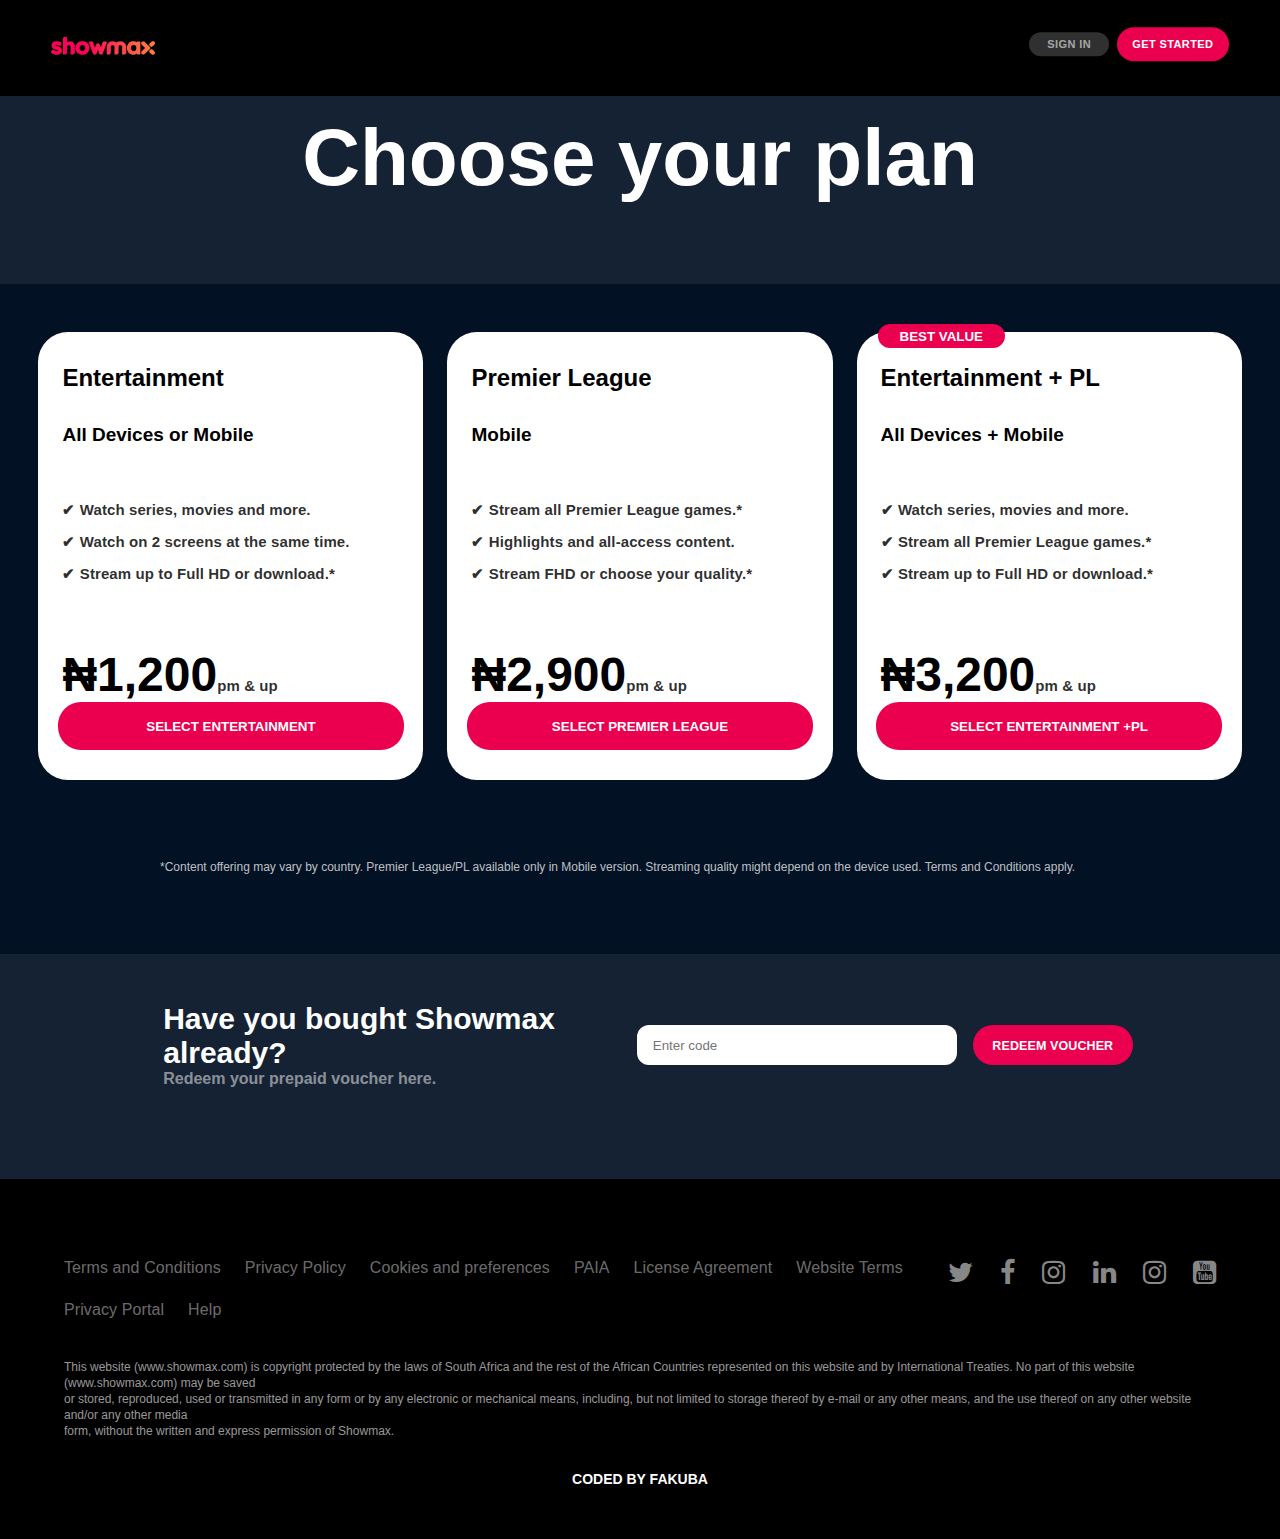
<file: Sign-in con/index.html>
<!DOCTYPE html>
<html lang="en">
<head>
    <meta charset="UTF-8">
    <meta name="viewport" content="width=device-width, initial-scale=1.0">
    <link rel="stylesheet" href="https://cdnjs.cloudflare.com/ajax/libs/font-awesome/4.7.0/css/font-awesome.min.css">
     <link rel="stylesheet" href="./index.css">
    <title>PLANS</title>
</head>
<body>
    <!-- Header start -->
    <header>
        <nav>
            <div class="logo">
              <a href="..//index.html"><img src="img-sign/Showmax_logo_full-removebg-preview.png" alt="logo"></a>
                </div>
            <div class="logins">
                    <button class="sign-in"><a href="../Sign in/index.html">SIGN IN</a></button>
                    <button class="get-started"><a href="">GET STARTED</a></button>
                    </div>
         </nav>
    </header>
    <!-- Header ends -->
    
     <!-- announcement bar  start-->
     <div class="bar">
        <div class="bar-inner">
            <div class="announcement-bar-text">
                <h1>Choose your plan</h1>
            </div>
        </div>
     </div>

<!-- announcement bar  ends-->

  <!-- Plan start -->
      <div class="plans">
      <div class="plans-inner">
         <div class="plan-box">
           <div class="plan-texts">
               <h5>Entertainment<span>All Devices or Mobile</span><p>&#10004 Watch series, movies and more.
                <br>&#10004 Watch on 2 screens at the same time.<br>&#10004 Stream up to Full HD or download.*</p></h5>
                <div class="plan-paid">
                    <h5>₦1,200<p>pm & up</p></h5>
                </div>
           </div>
           <div class="btn-box">
            <button>
                <a href="">SELECT ENTERTAINMENT</a>
            </button>
        </div>
         </div>
         <div class="plan-box">
           <div class="plan-texts">
               <h5>Premier League<span>Mobile</span><p>&#10004 Stream all Premier League games.*
                <br>&#10004 Highlights and all-access content.<br>&#10004 Stream FHD or choose your quality.*</p></h5>
                <div class="plan-paid">
                    <h5>₦2,900<p>pm & up</p></h5>
                 </div>
           </div>
           <div class="btn-box">
            <button>
                <a href="">SELECT PREMIER LEAGUE</a>
            </button>
        </div>
         </div>
         <div class="plan-box">
            <div class="btn-box-pl">
                <button>
                    <a href="">BEST VALUE</a>
                </button>
            </div>
           <div class="plan-texts">
               <h5>Entertainment + PL<span>All Devices + Mobile</span><p>&#10004 Watch series, movies and more.
                <br>&#10004 Stream all Premier League games.*<br>&#10004 Stream up to Full HD or download.*</p></h5>
                <div class="plan-paid">
                    <h5>₦3,200<p>pm & up</p></h5>
                 </div>
                <div class="btn-box">
                    <button>
                        <a href="">SELECT ENTERTAINMENT +PL </a>
                    </button>
                </div>
    
           </div>
           
         </div>
      </div>
      <p class="boxes-text">*Content offering may vary by country. Premier League/PL available only in Mobile version. Streaming quality might depend on the device used. Terms and Conditions apply.</p>
    </div>
     <!-- plan ends -->
     
     <!-- announcement bar  start-->
     <div class="bar-1">
        <div class="bar-inner-1">
            <div class="announcement-bar-text-1">
                <h1>Have you bought Showmax already?<span>Redeem your prepaid voucher here.</span></h1>
            </div>
            <form action="#">
                <div class="input">
                    <label for="text"></label>
                    <input type="text" id="text" placeholder="Enter code"required>
                </div>
               <div class="btn-form">
                <button><a>REDEEM VOUCHER</a></button>
               </div>
            </form>
        </div>
     </div>

<!-- announcement bar  ends-->

<!-- footer start -->
<div class="footer">
    <div class="footer-inner">
      <div class="footer-details">
        <ul>
          <li><a href="">Terms and Conditions</a></li>
          <li><a href="">Privacy Policy</a></li>
          <li><a href="">Cookies and preferences</a></li>
          <li><a href=""> PAIA</a></li>
          <li><a href="">License Agreement</a></li>
          <li><a href="">Website Terms</a></li>
          <li><a href="">Privacy Portal</a></li>
          <li><a href="">Help</a></li>
        </ul>
        </div>
        <div class="icon">
          <div class="web-page"></i><a href=""><i class='fa fa-twitter' style='font-size:27px'></i></a>
          </div>
          <div class="web-page"><a href=""><i class='fa fa-facebook' style='font-size:27px'></i></a>
          </div>
          <div class="web-page"><a href=""><i class='fa fa-instagram' style='font-size:27px'></i></a>
          </div>
          <div class="web-page"><a href=""><i class='fa fa-linkedin' style='font-size:27px'></i></a>
          </div>
          <div class="web-page"><a href=""><i class='fa fa-instagram' style='font-size:27px'></i></a>
          </div>
          <div class="web-page"><a href=""><i class='fa fa-youtube-square' style='font-size:27px'></i></a>
          </div>
        </div>
        </div>
      <p class="footer-text">This website (www.showmax.com) is copyright protected by the laws of South Africa and the rest of the African Countries represented on this website and by International Treaties. No part of this website (www.showmax.com) may be saved<br>
         or stored, reproduced, used or transmitted in any form or by any electronic or mechanical means, including, but not limited to storage thereof by e-mail or any other means, and the use thereof on any other website and/or any other media<br> form, without the written and express permission of Showmax.</p>
         <h3 class="owner">CODED BY FAKUBA</h3>
    </div>
 </div>

<!-- footer ends -->

    
</body>
</html>
</file>
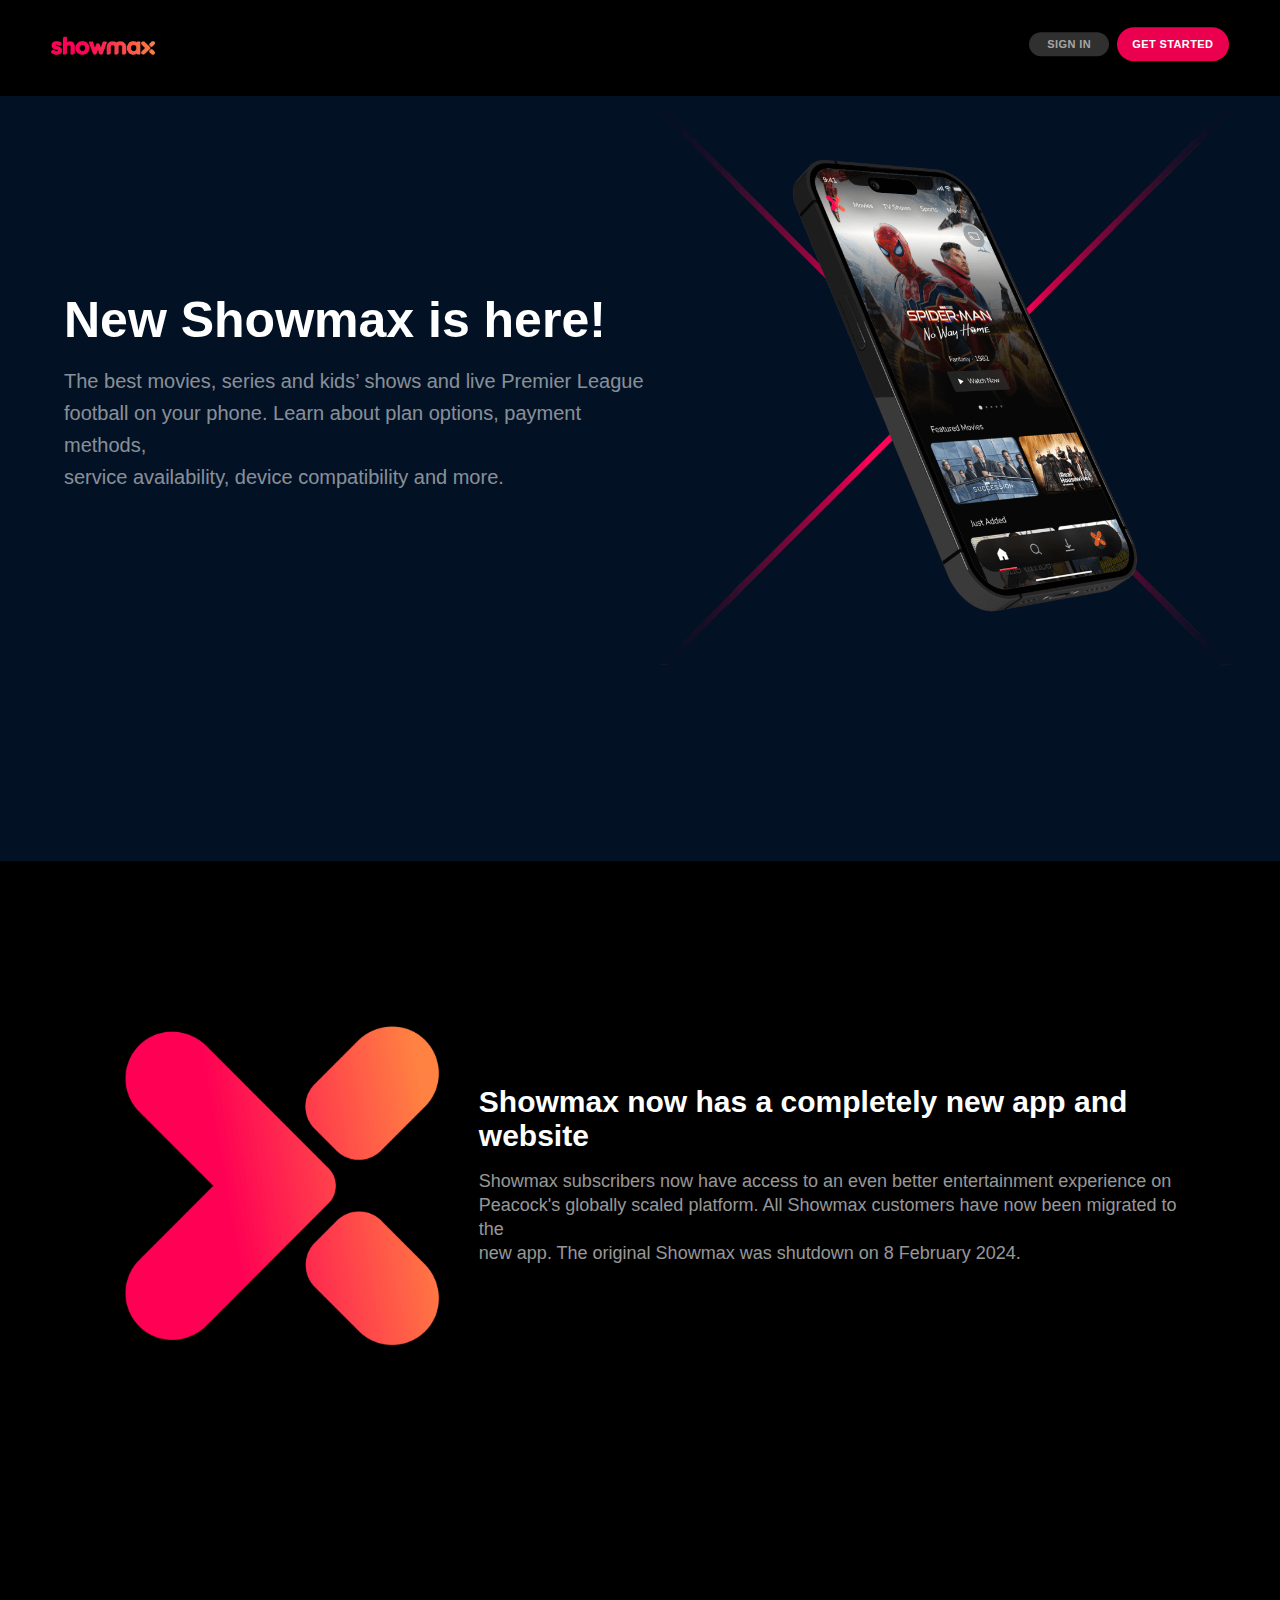
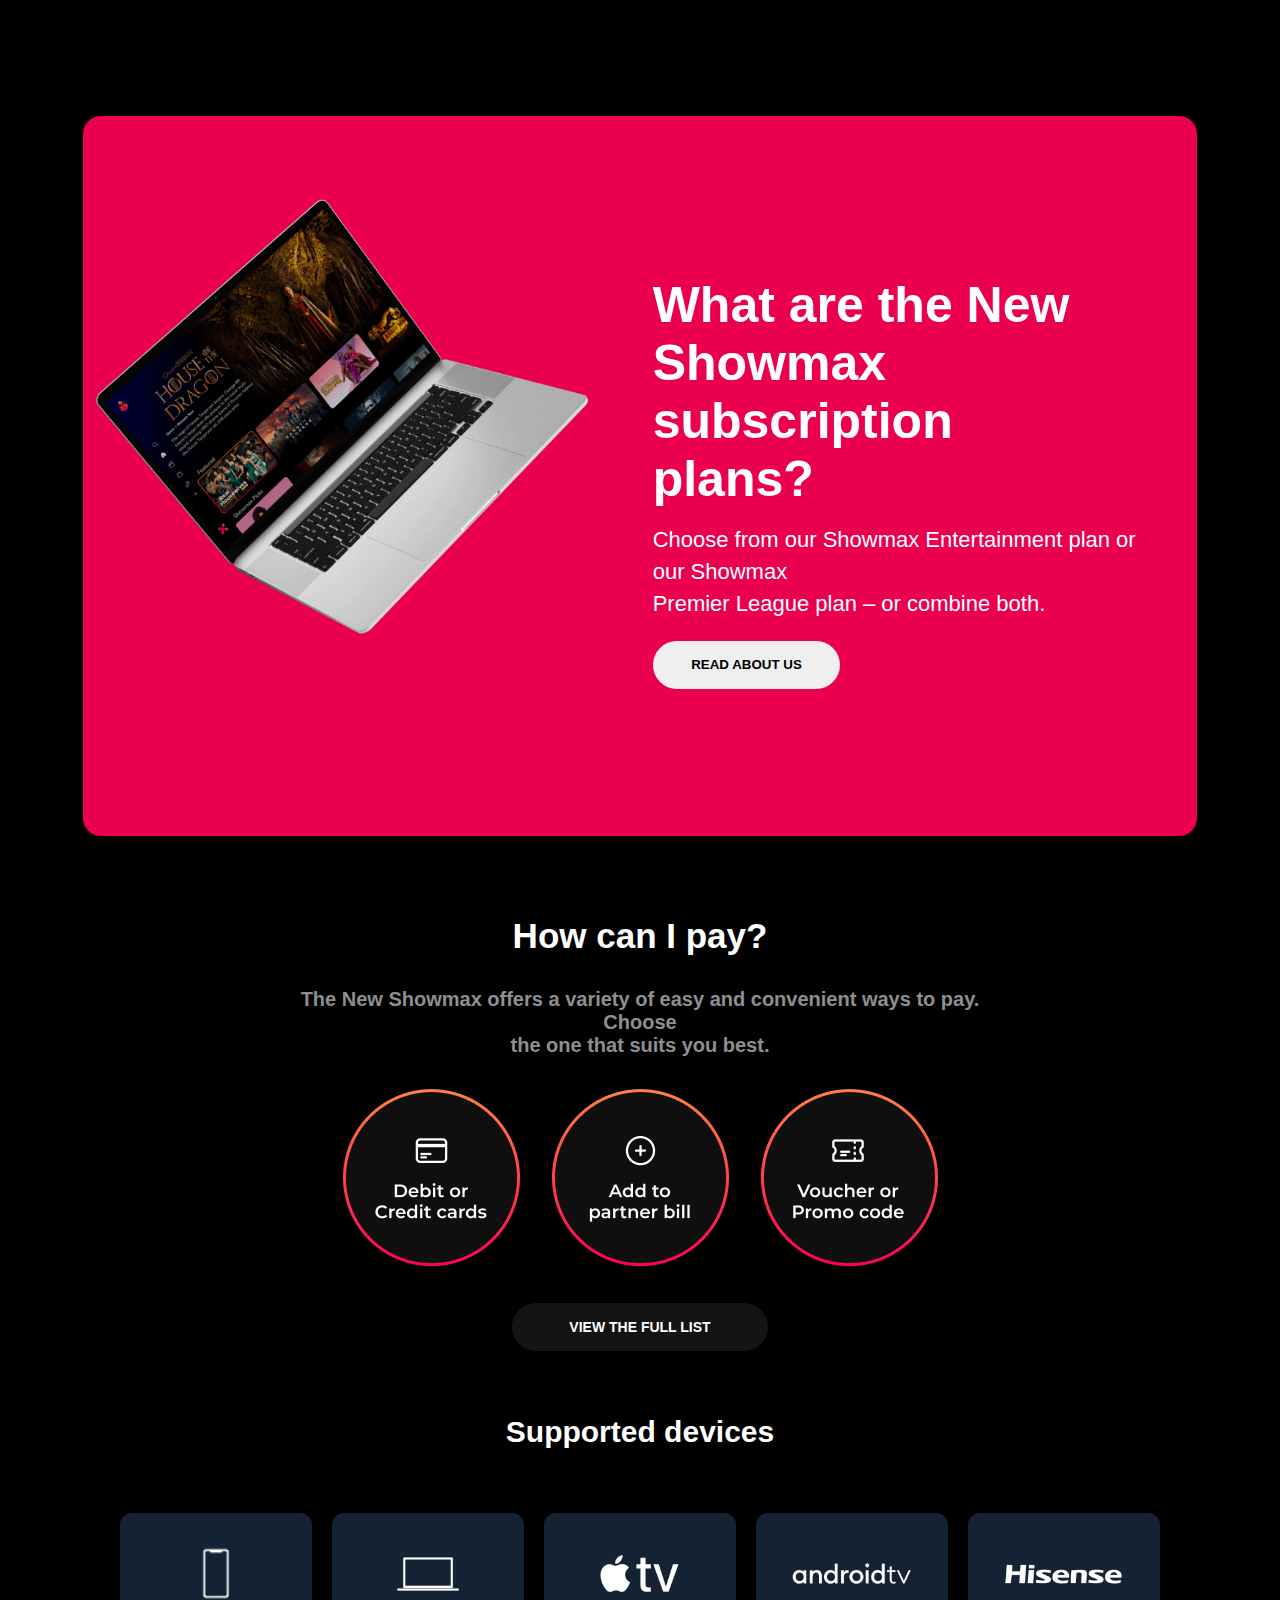
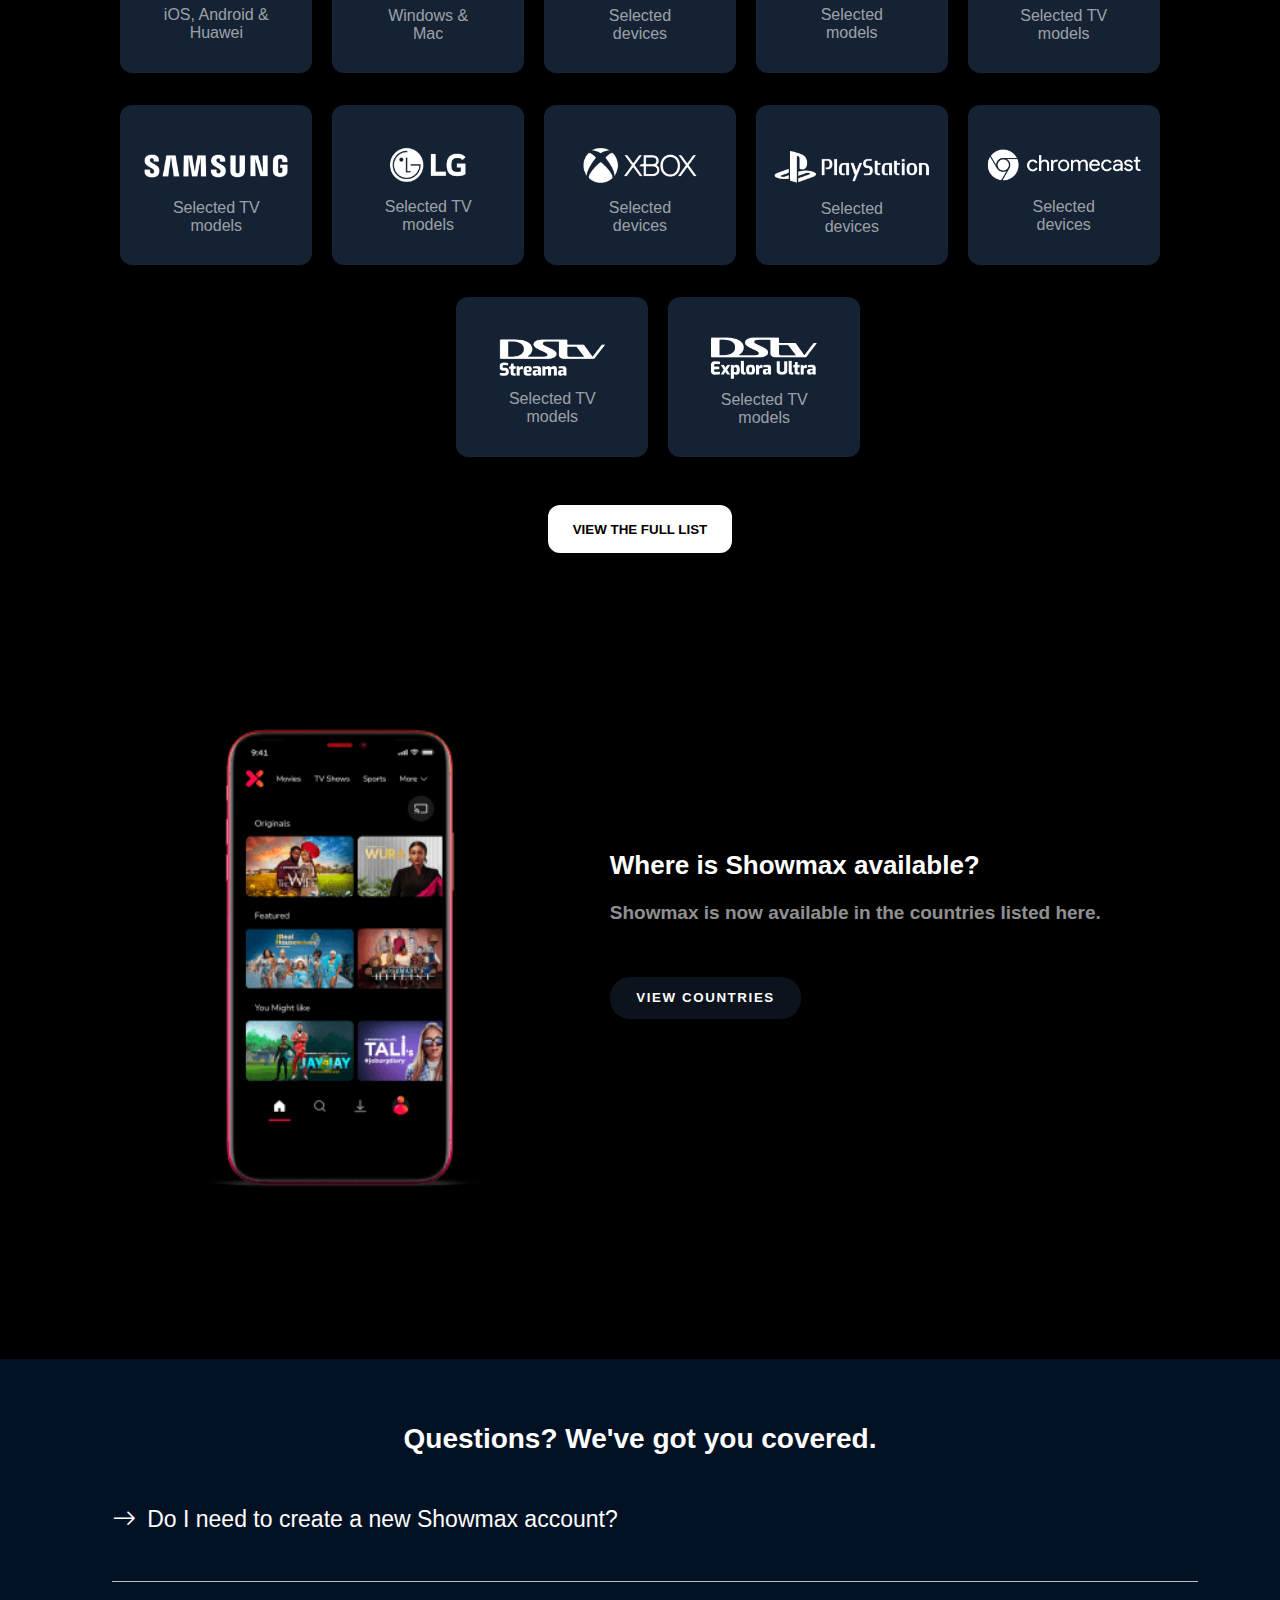
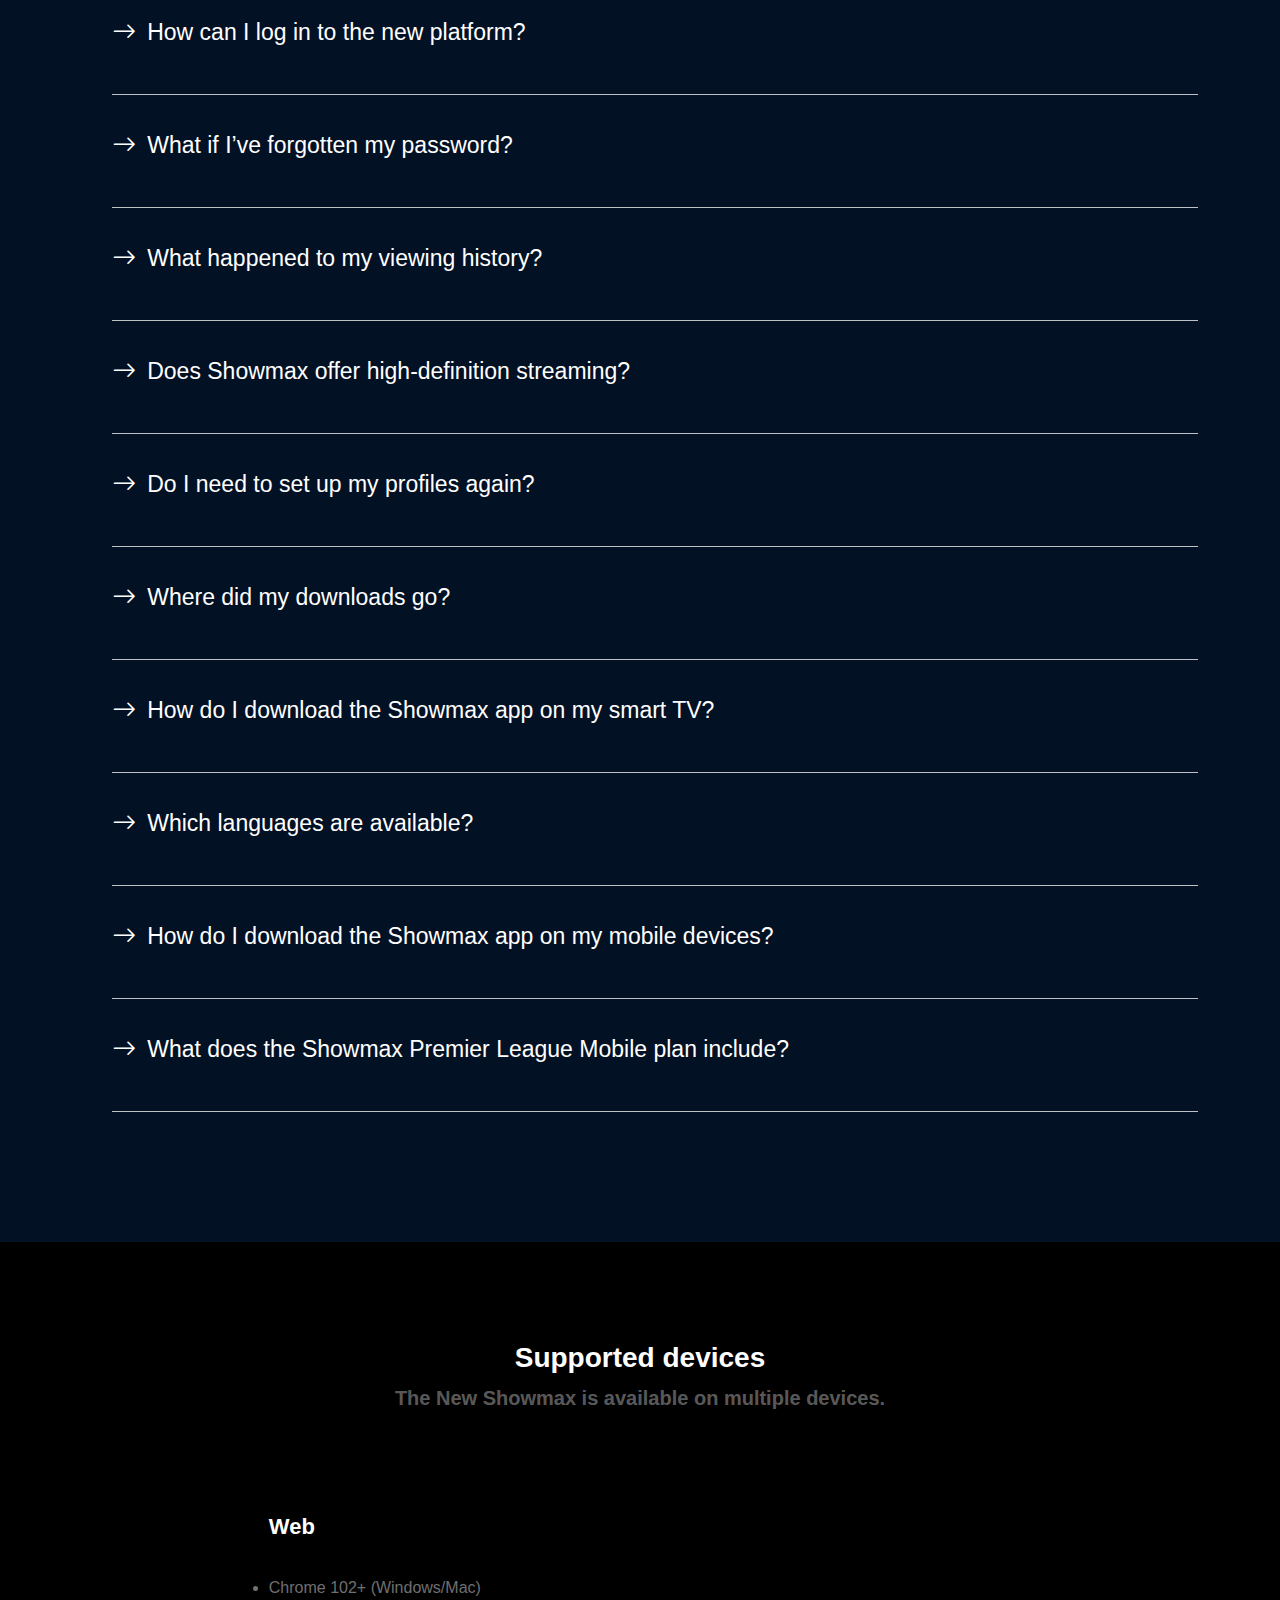
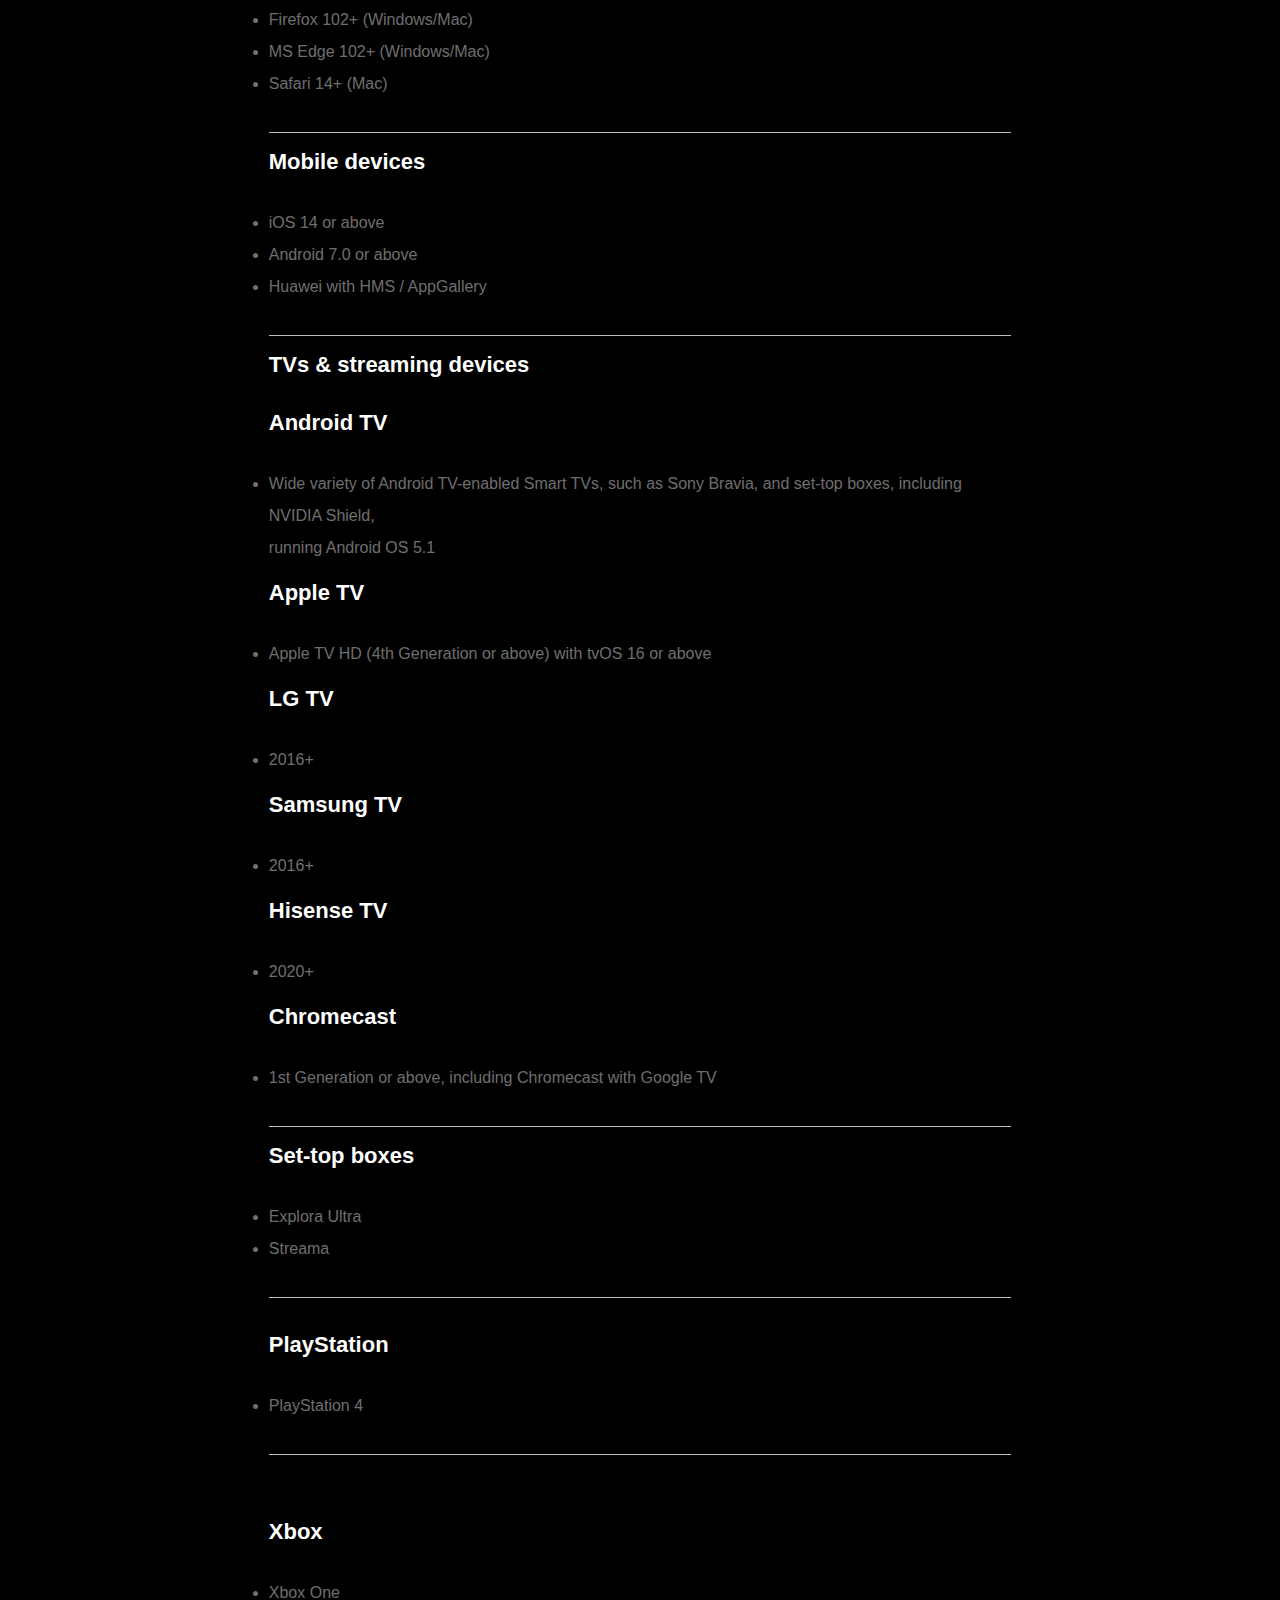
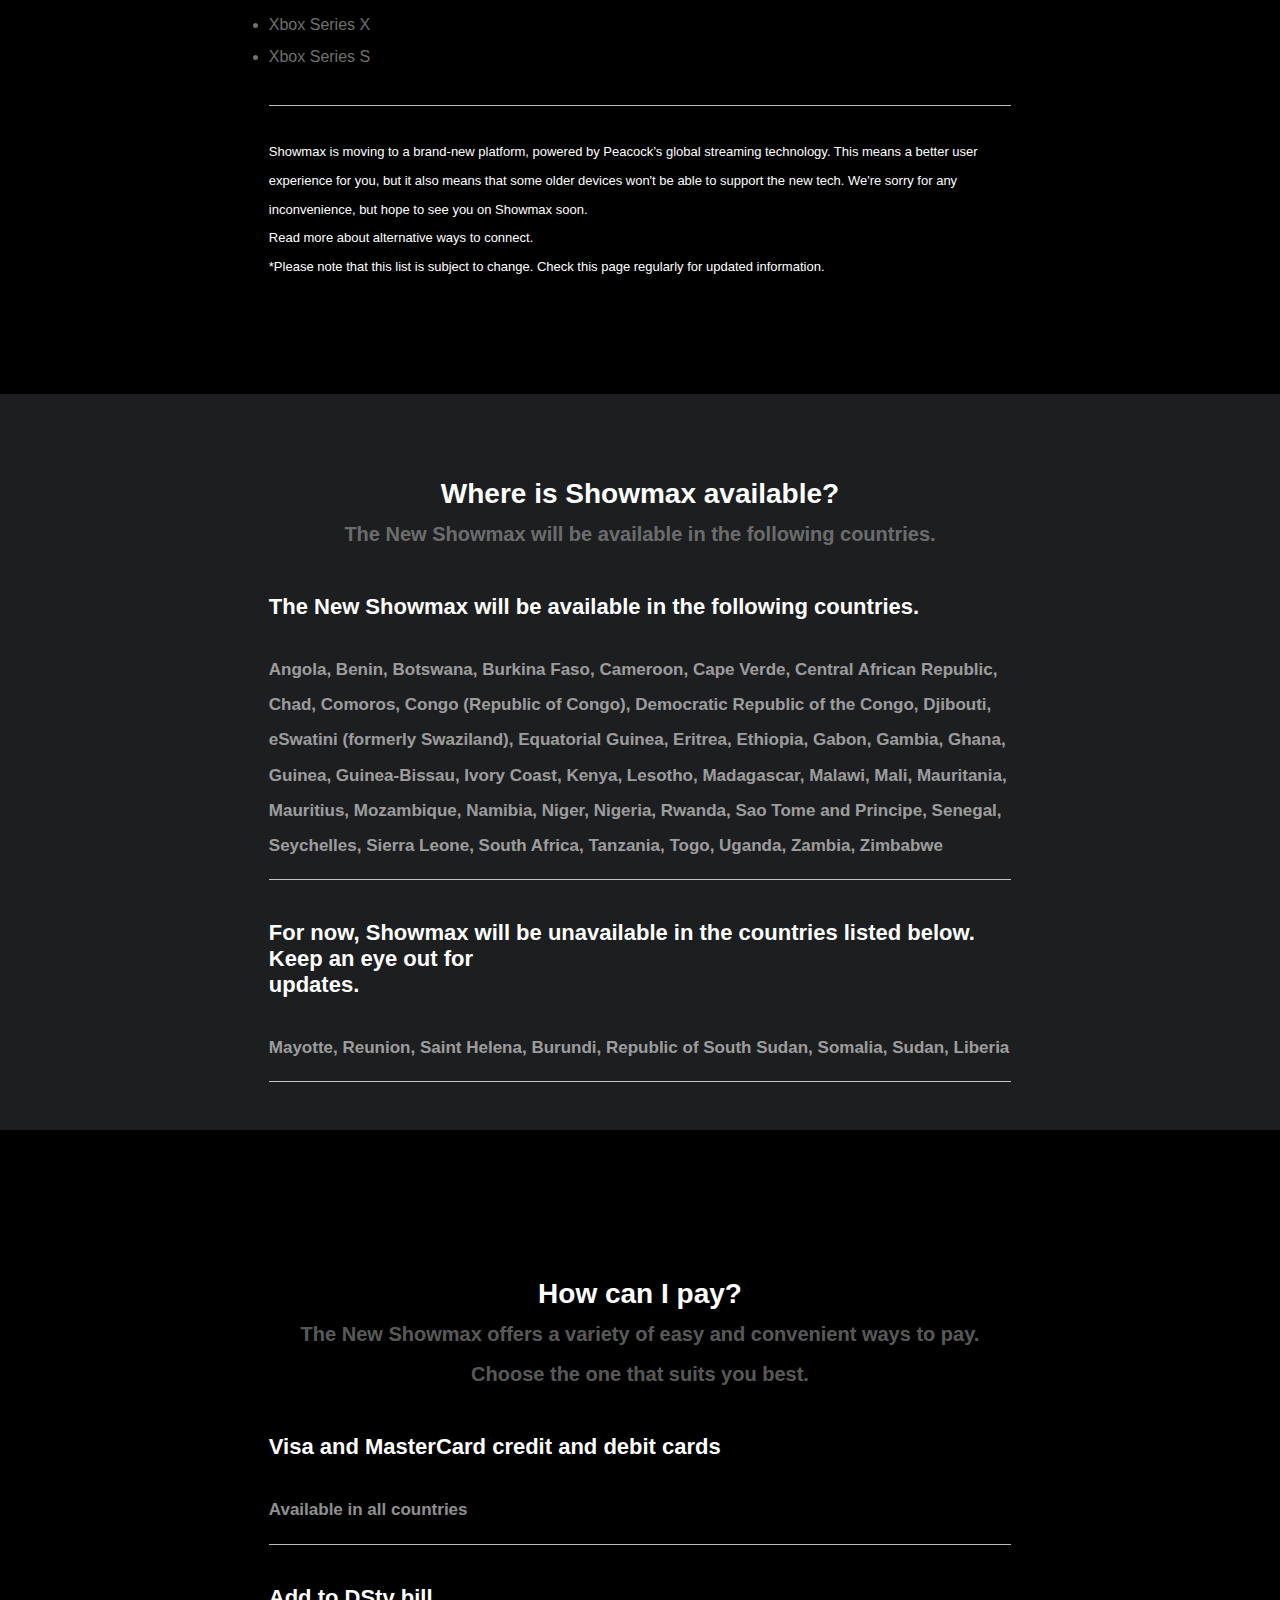
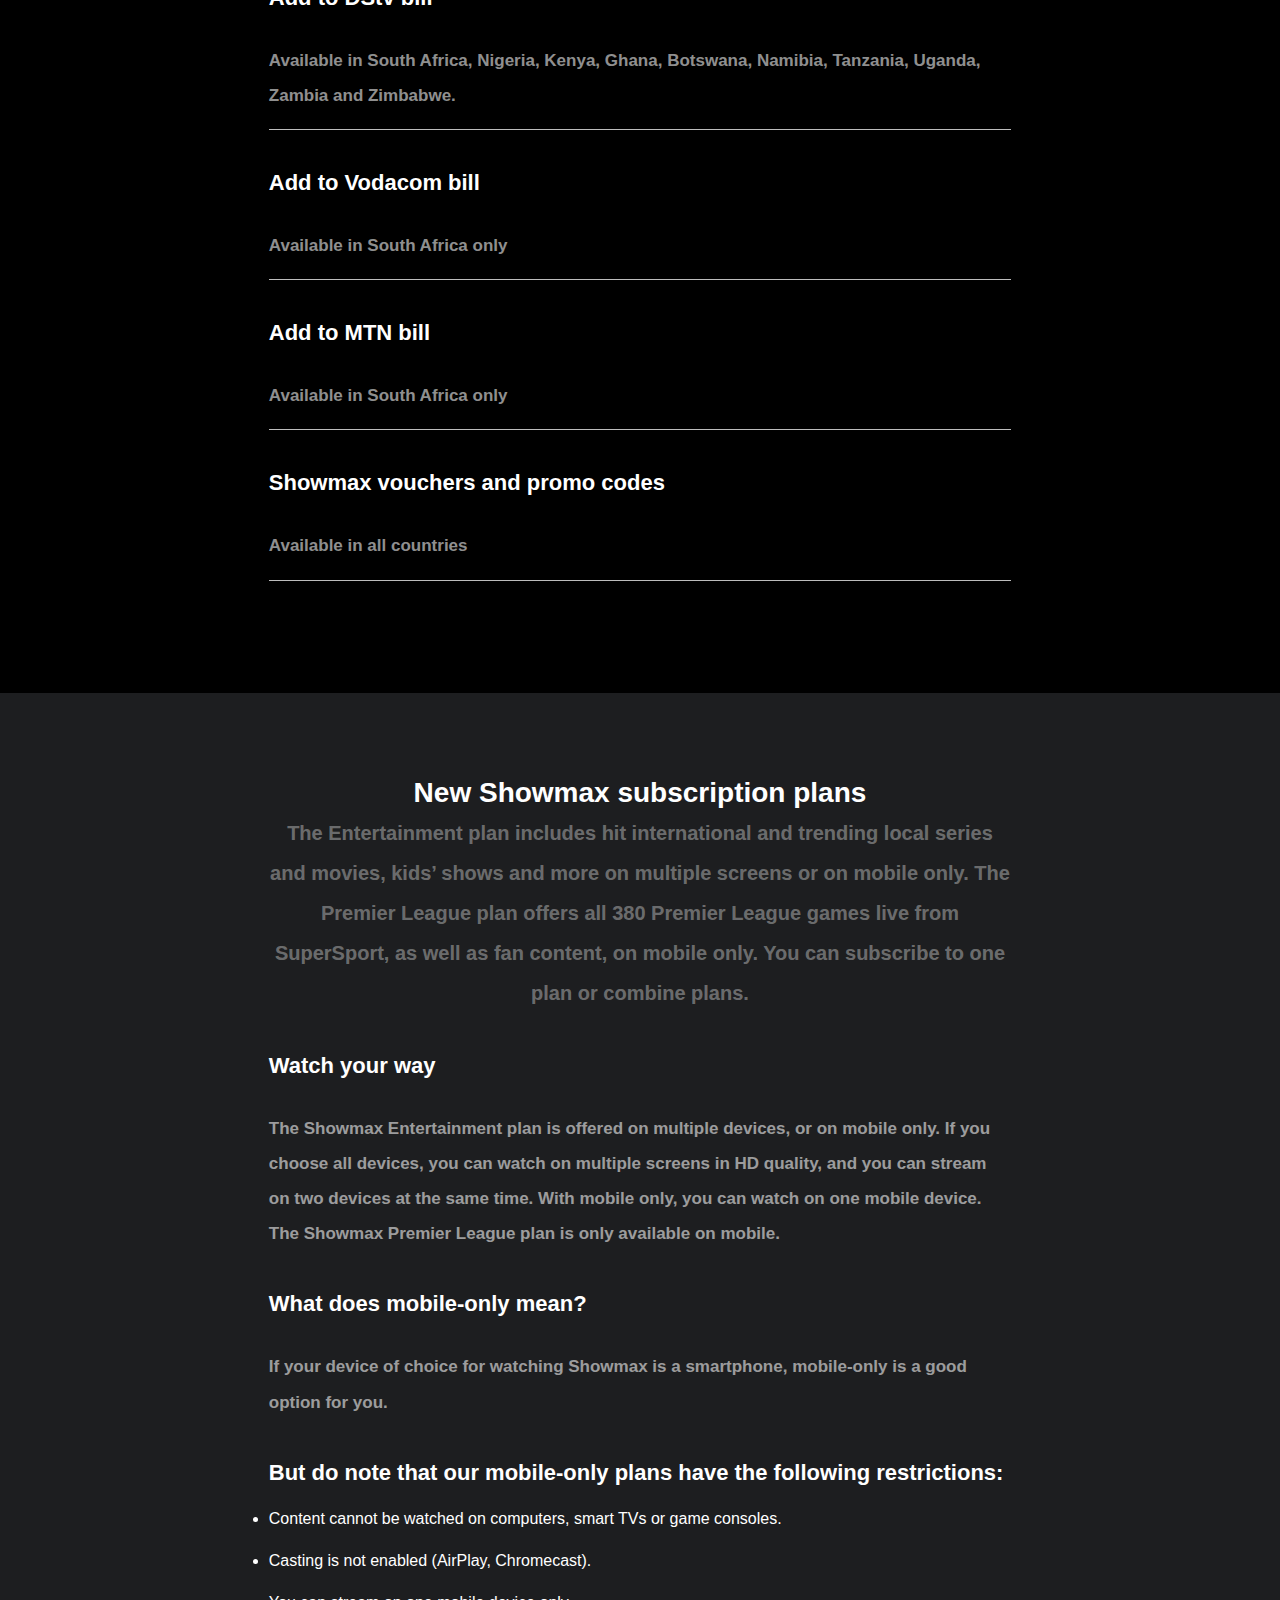
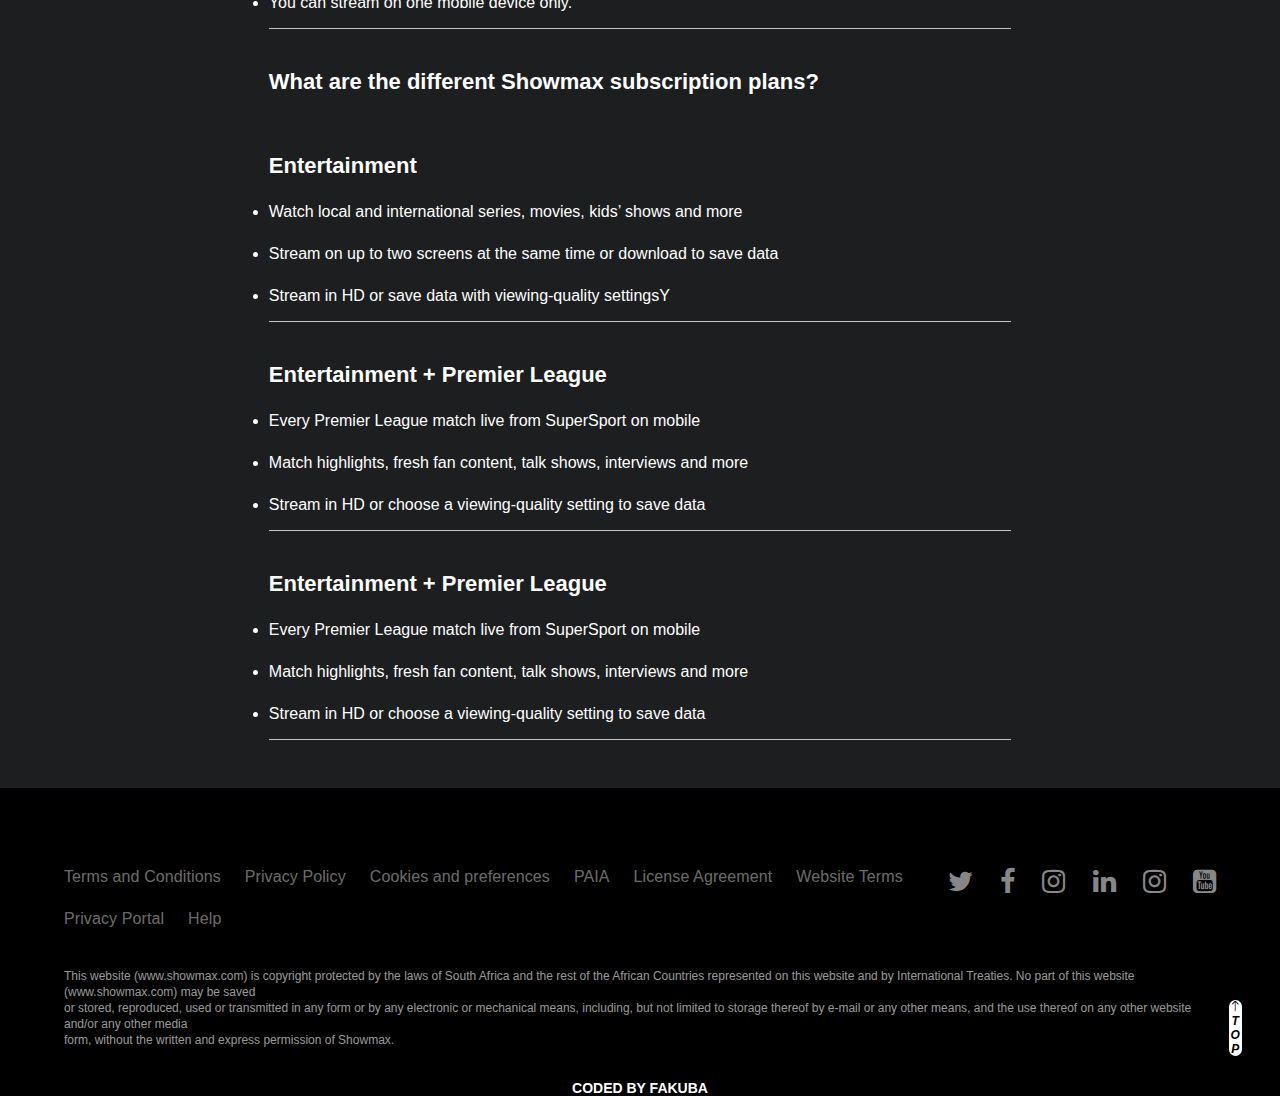
<file: Update/index.html>
<!DOCTYPE html>
<html lang="en">
<head>
    <meta charset="UTF-8">
    <meta name="viewport" content="width=device-width, initial-scale=1.0">
    <link rel="stylesheet" href="index.css">
    <link rel="stylesheet" href="https://cdn.jsdelivr.net/npm/bootstrap-icons@1.3.0/font/bootstrap-icons.css">
    <link rel="stylesheet" href="https://cdnjs.cloudflare.com/ajax/libs/font-awesome/4.7.0/css/font-awesome.min.css">
    <title>Explore Update</title>
</head>
<body>
     <!-- Header start -->
     <p id="button"></p>
     <header>
        <nav>
            <div class="logo">
              <a href="..//index.html"><img src="explore image/Showmax_logo_full-removebg-preview.png" alt="logo"></a>
                </div>
            <div class="logins">
                    <button class="sign-in"><a href="../Sign in/index.html">SIGN IN</a></button>
                    <button class="get-started"><a href="../Sign-in con/index.html">GET STARTED</a></button>
                    </div>
         </nav>
    </header>
    <!-- Header ends -->

     <!-- hero page start -->
     <div class="section-1">
        <div class="section-1-inner">
            <div class="text">
                <p>New Showmax is here!<span>The best movies, series and kids’ shows and live Premier League<br> football on your phone. Learn about plan options, payment methods,<br>service availability, device compatibility and more.</span>
                </div>
                <div class="hero-img">
                      <img src="explore image/hero-lm2_desktop_05012024.png" alt="img">
                </div>
            </div>
     </div>
    <!-- hero page ends -->

    <!-- section 2 start -->
    <div class="section-2">
        <div class="section-2-inner">
            <div class="img-box">
                <img src="explore image/showmax-icon2_desktop_05012024.png" alt="">
            </div>
            <div class="text-box">
               <p>
                <h5>Showmax now has a completely new app and website</h5><span>Showmax subscribers now have 
                    access to an even better entertainment experience on<br> Peacock's globally scaled platform. 
                    All Showmax customers have now been migrated to the<br> new app. The original Showmax was
                     shutdown on 8 February 2024.</span>

               </p>
            </div>
            </div>
    </div>
 <!-- section 2 ends -->
    

    <!-- section 3 start -->
        <div class="section-3">
            <div class="section-3-inner">
                <div class="img-box-3">
                    <img src="explore image/new-showmax-laptop_desktop_05012024.png" alt="">
                </div>
                <div class="text-box-3">
                   <p>
                    <h5>What are the New <br>Showmax subscription<br> plans?</h5><span>Choose from our Showmax Entertainment 
                        plan or our Showmax<br> Premier League plan – or combine both.</span><button><a href="#button-4">READ ABOUT US</a></button>
    
                   </p>
                </div>
            </div>
        </div>
    <!-- section 3 ends -->
    

    <!-- section 4 start -->
    <div class="section-4">
        <div class="section-4-inner">
            <div class="text-box-4">
                <h5>How can I pay?<span>The New Showmax offers a variety of easy and convenient ways to pay. Choose<br>
                     the one that suits you best.
                </span></h5>
            </div>
            <div class="img-box-4">
                <div class="img-box"><img src="explore image/icon_debit-or-credit-cards_08012024.png" alt=""></div>
                <div class="img-box"><img src="explore image/icon_add-to-partner-bill_08012024.png" alt=""></div>
                <div class="img-box"><img src="explore image/icon_voucher-or-promo-code_08012024.png" alt=""></div>
            </div>
            <div class="btn-box">
                <button><a href="#button-3">VIEW THE FULL LIST</a></button>
            </div>
        </div>
    </div>
    
 <!-- section 4 ends -->

 <!-- SECTION 5 START -->
 <div class="section-5">
  <div class="section-5-inner">
      <div class="text"><h5>Supported devices</h5>
       </div>
    <div class="mobiles-5">
      <div class="img-box-5">
        <img src="explore image/icon_ios-android-01-1.png" alt=""><p>iOS, Android &<br>
          Huawei</p></div>
        <div class="img-box-5">
        <img src="explore image/icon_windows-mac-01-2.png" alt=""><p>Windows &<br>
          Mac</p></div>
        <div class="img-box-5">
        <img src="explore image/icon_appletv-01-3.png" alt=""><p>Selected<br>
          devices</p></div>
        <div class="img-box-5">
        <img src="explore image/icon_androidtv-01-4.png" alt=""><p>Selected<br>
          models</p></div>
        <div class="img-box-5">
        <img src="explore image/icon_hisensetv-01-5.png" alt=""><p>Selected TV<br>
          models</p></div>
        <div class="img-box-5">
        <img src="explore image/icon_samsung-01-7.png" alt=""><p>Selected TV<br>
          models</p></div>
        <div class="img-box-5">
        <img src="explore image/icon_lg-01-6.png" alt=""><p>Selected TV<br>
          models</p></div>
        <div class="img-box-5">
        <img src="explore image/icon_xbox-01-8.png" alt=""><p>Selected<br>
          devices</p></div>
        <div class="img-box-5">
        <img src="explore image/icon_playstation-01-12.png" alt=""><p>Selected<br>
          devices</p></div>
        <div class="img-box-5">
        <img src="explore image/icon_chromecast-01-11.png" alt=""><p>Selected<br>
          devices</p></div>
          <div class="img-box-5">
            <img src="explore image/icon_dstvstreama-01-9.png" alt=""><p>Selected TV<br>
              models</p></div>
            <div class="img-box-5">
             <img src="explore image/icon_dstv_explora-01-10.png" alt=""><p>Selected TV<br>
              models</p></div>
        
    </div>
    <div class="product-button"><button><a href="#button-2">VIEW THE FULL LIST</a></button></div>
     
</div>
</div> 
<!-- section 5 ends-->

<!-- section-6 start -->
<div class="section-6">
  <div class="section-6-inner">
    <div class="img-box-6">
      <img src="explore image/img-showmax-availability_mobile_09012024.png" alt="">
    </div>
    <div class="text-box-6">
   <h5>Where is Showmax available?<span>Showmax is now available in the countries listed here.</span></h5>
   <button><a href="#button-1">VIEW COUNTRIES</a></button>
    </div>
  </div>
</div>

<!-- section 6 ends -->

<!-- section 7 start -->
<div class="section-7">
  <div class="section-7-inner">
    <h3>Questions? We've got you covered.</h3>
   <button class="accordion" > <i class="bi bi-arrow-right" style="font-size: 1.5rem;"></i>Do I need to create a new Showmax account?<div class="underline"></div>
</button>
<div class="panel">
  <p><ul>
    <li>No. If you are a subscriber who has had an active Showmax subscription in the last 24 months or signed-up for a Showmax account in the last 12 months,<br> 
      your account details will have automatically been moved onto the new Showmax app. You will have got an email or notification from us – all you have to do<br>
       is download the new app or go the website and sign in again using your existing Showmax 
      username (which will be the email address you used to set up<br> your account) and password.</li>
    <li>If, however, you haven't had an active Showmax subscription in the last 24 months or haven't signed up for a Showmax account in the last 12 months, it will<br>
       not have been transferred to the new Showmax platform and you will need
       to create a new account using the new Showmax website.</li>
  </ul>
  </p>
</div>
<button class="accordion"> <i class="bi bi-arrow-right" style="font-size: 1.5rem;"></i>How can I log in to the new platform?<div class="underline"></div></button>
<div class="panel">
  <p>When your account was moved to the new Showmax, you will have got a link from us to download the new app. Download it and sign in with your existing<br>
     Showmax username (which will be the email address you used to set up your account) and password.<br>
    Need help getting into your Showmax account? Contact support@showmax.com or <a href="">Live Chat</a>
  </p>
</div>

<button class="accordion"> <i class="bi bi-arrow-right" style="font-size: 1.5rem;"></i>What if I’ve forgotten my password?<div class="underline"></div></button>
<div class="panel">
  <p>Click the 'Forgot Password?' button and a password reset link will be sent to you.></p>
</div>
<button class="accordion"> <i class="bi bi-arrow-right" style="font-size: 1.5rem;"></i>What happened to my viewing history?<div class="underline"></div></button>
<div class="panel">
  <p>The new Showmax is on a brand-new app, giving you a fresh start. This means your viewing history could not be carried across.
  </p>
</div>

<button class="accordion"> <i class="bi bi-arrow-right" style="font-size: 1.5rem;"></i>Does Showmax offer high-definition streaming?<div class="underline"></div></button>
<div class="panel">
  <p>Yes, Showmax has embraced higher viewing resolutions for better quality images. All content is available at 1080p or above, ensuring that you enjoy your favourite shows and movies in crisp, clear high definition.e magna aliqua. Ut enim ad minim veniam, quis nostrud exercitation ullamco laboris nisi ut aliquip ex ea commodo consequat.</p>
</div>
<button class="accordion"> <i class="bi bi-arrow-right" style="font-size: 1.5rem;"></i>Do I need to set up my profiles again?<div class="underline"></div></button>
<div class="panel">
  <p>Yes. The new Showmax offers improved profile options to design your experience, your way. Create up to six different profiles on the new Showmax, including<br>
     Kids Profiles with PIN protection.
</p>
</div>

<button class="accordion"><i class="bi bi-arrow-right" style="font-size: 1.5rem;"></i>Where did my downloads go?<div class="underline"></div></button>
<div class="panel">
  <p>Your downloads are now no longer available, as the new Showmax is on a brand-new app. You can still download 25 titles on the new app - and there is now a <br>
    bigger content selection than ever before.</p>
</div>
<button class="accordion"> <i class="bi bi-arrow-right" style="font-size: 1.5rem;"></i>How do I download the Showmax app on my smart TV?<div class="underline"></div></button>
<div class="panel">
  <p>
    Showmax offers 5.1 Dolby surround sound, but please note that this feature is only available with the Entertainment plan for all devices and can be experienced on compatible TV systems. This immersive audio experience elevates your viewing, bringing cinematic sound right into your living room.
    
    </p>
</div>

<button class="accordion"><i class="bi bi-arrow-right" style="font-size: 1.5rem;"></i>Which languages are available?<div class="underline"></div></button>
<div class="panel">
  <p>The new Showmax app and website are available in English and Portuguese.
  </p>
</div>
<button class="accordion"><i class="bi bi-arrow-right" style="font-size: 1.5rem;"></i>How do I download the Showmax app on my mobile devices?<div class="underline"></div></button>
<div class="panel">
  <p>To start streaming with Showmax, download our app by following these steps:
    <ul>
      <li>Search for the Showmax app on your smart TV app store.</li>
      <li>Install the free Showmax app that appears in the search result></li>
      <li>Log in with your Showmax account to enjoy seamless streaming and downloading.</li>
      <li>(You will need to have set up your account on the website [showmax.com] before logging in on the app. If you don’t remember your username, you can find it in the My Account section on showmax.com.)
        .</li>
    </ul>
    <p>
</div>

<button class="accordion"><i class="bi bi-arrow-right" style="font-size: 1.5rem;"></i>What does the Showmax Premier League Mobile plan include?<div class="underline"></div></button>
<div class="panel">
  <p>Visit the App Store, Google Play or Huawei app Store on your device.
    <ul>
      <li>Search for Showmax.</li>
      <li>Install the free Showmax app that appears in the search results.</li>
      <li>Log in with your Showmax account to enjoy seamless streaming and downloading.</li>
      <li>(You will need to have set up your account on the website [showmax.com] before logging in on the app. If you don’t remember your username, you can find it in the My Account section on showmax.com.)
        .</li>
    </ul>
    <p>
</div>
    </div>
      </div>
    </div>
  </div>
    </div>
        </div>
         </div>
      </div>
   </div>
</div>
<!-- section 7 ends -->

<!-- section 8 start -->
<!-- <p id="button"></p> -->
   <div class="section-8">
    <div class="section-8-inner">
      <p id="button-2"></p>
      <div class="text-box-8">
        <h5>Supported devices<span>The New Showmax is available on multiple devices.</span></h5>
      </div>
      <div class="body-text">
        <p><h5>Web</h5>
        <ul>
          <li>Chrome 102+ (Windows/Mac)</li>
          <li>Firefox 102+ (Windows/Mac)</li>
          <li>MS Edge 102+ (Windows/Mac)</li>
          <li>Safari 14+ (Mac)</li>
        </ul>
        <div class="underline"></div></p>
      </div>
      <div class="body-text">
        <p><h5>
          Mobile devices</h5>
        <ul>
          <li>iOS 14 or above</li>
          <li> Android 7.0 or above</li>
          <li>Huawei with HMS / AppGallery</li>
        </ul>
        <div class="underline"></div></p>
      </div>
      <div class="body-text">
        <p><h5>TVs & streaming devices</h5>
      <p><h5>Android TV</h5>
      <ul>
      <li>Wide variety of Android TV-enabled Smart TVs,
         such as Sony Bravia, and set-top boxes, including NVIDIA Shield,<br>
          running Android OS 5.1</li>
      </ul>
      <p><h5>Apple TV</h5>
      <ul>
      <li> Apple TV HD (4th Generation or above) with tvOS 16 or above</li>
      </ul>
      <p><h5>LG TV</h5>
      <ul>
      <li>2016+</li>
      </ul>
      <p><h5>Samsung TV</h5>
      <ul>
      <li>2016+</li>
      </ul>
      <p><h5>Hisense TV</h5>
      <ul>
      <li>2020+</li>
      </ul>
      <p><h5>Chromecast</h5>
      <ul>
      <li>1st Generation or above, including Chromecast with Google TV</li>
      </ul>

      <div class="underline"></div></p>
      </div>
      <div class="body-text">
        <p><h5>
          Set-top boxes</h5>
        <ul>
          <li>Explora Ultra</li>
          <li>Streama</li>
        </ul>
        <div class="underline"></div></p>
      </div>
      <div class="body-text">
        <h5>
         </h5><br>
          <p><h5>PlayStation</h5>
          
            <ul>
          <li> PlayStation 4</li>
        </ul>
        <div class="underline"></div></p>
      
        <div class="body-text">
          <p><h5>Xbox</h5>
          <ul>
            <li> Xbox One</li>
            <li> Xbox Series X</li>
            <li>Xbox Series S</li>
          </ul>
          <div class="underline"></div>
          <div class="list-text">
            <p>
              Showmax is moving to a brand-new platform, powered by Peacock’s global streaming technology. This means a better user experience for you, but it also means that some older devices won't be able to support the new tech. We're sorry for any inconvenience, but hope to see you on Showmax soon.<br>
    
    Read more about alternative ways to connect.<br>
    
    *Please note that this list is subject to change. Check this page regularly for updated information.
          </div>
          </p>
        </div>
      </div>
    </div>
   </div>

<!-- section 8 ends -->
<!-- section-9 start -->
<div class="section-9">
  <div class="section-9-inner">
    <div class="text-box-9">
      <p id="button-1"></p>
      <h5>Where is Showmax available?<span>The New Showmax will be available in the following countries.</span></h5>
    </div>
    <div class="body-text-2">
      <h5>The New Showmax will be available in the following countries.<span>Angola, Benin, Botswana, Burkina Faso, Cameroon, Cape Verde, Central African Republic,
         Chad, Comoros, Congo (Republic of Congo), Democratic Republic of the Congo, Djibouti, eSwatini (formerly Swaziland), Equatorial Guinea,
          Eritrea, Ethiopia, Gabon, Gambia, Ghana, Guinea, Guinea-Bissau, Ivory Coast, Kenya, Lesotho, Madagascar, Malawi, Mali, Mauritania, Mauritius, Mozambique, Namibia, Niger, Nigeria,
         Rwanda, Sao Tome and Principe, Senegal, Seychelles, Sierra Leone, South Africa, Tanzania, Togo, Uganda, Zambia, Zimbabwe</span></h5>
      <div class="underline"></div>
    </div>
    <div class="body-text-2">
      <h5>For now, Showmax will be unavailable in the countries listed below. Keep an eye out for<br> updates.<span>
        Mayotte, Reunion, Saint Helena, Burundi, Republic of South Sudan, Somalia, Sudan, Liberia
      </span></h5>
      <div class="underline"></div>
    </div>
  </div>
</div>
<!-- sectiion-9 ends -->

<!-- section- 10 start -->
<div class="section-10">
  <div class="section-10-inner">
    <p id="button-3"></p>
    <div class="text-box-10">
      <h5>How can I pay?<span>The New Showmax offers a variety of easy and convenient ways to pay. Choose the one that suits you best.</span></h5>
    </div>
    <div class="body-text-2">
      <h5>Visa and MasterCard credit and debit cards<span>Available in all countries</span></h5>
      <div class="underline"></div>
    </div>
    <div class="body-text-2">
      <h5>
        Add to DStv bill<span>
          Available in South Africa, Nigeria, Kenya, Ghana, Botswana, Namibia, Tanzania, Uganda, Zambia and Zimbabwe.
      </span></h5>
      <div class="underline"></div>
    </div>
    <div class="body-text-2">
      <h5>
        Add to Vodacom bill<span>Available in South Africa only</span></h5>
      <div class="underline"></div>
    </div>
    <div class="body-text-2">
      <h5>
        Add to MTN bill<span>
          Available in South Africa only
      </span></h5>
      <div class="underline"></div>
    </div>
    <div class="body-text-2">
      <h5>
      
       Showmax vouchers and promo codes<span>
         Available in all countries
      </span></h5>
      <div class="underline"></div>
    </div>
    
  </div>
</div>
<!-- sectiion-10 ends -->

<!-- section- 11 start -->
<div class="section-11">
  <div class="section-11-inner">
    <p id="button-4"></p>
    <div class="text-box-11">
      <h5>New Showmax subscription plans<span>The Entertainment plan includes hit international and
         trending local series and movies, kids’ shows and more on multiple screens or on mobile only. The Premier League plan offers all 380 Premier League games live from SuperSport, as well as fan content, on mobile only. You can subscribe to one plan or combine plans.
      </span></h5>
    </div>
    <div class="body-text-2">
      <h5>Watch your way<span>The Showmax Entertainment plan is offered on multiple devices, or on mobile only. If you choose all devices, you can watch on multiple screens in HD quality, and you can stream on two devices at the same time. With mobile only, you can watch on one mobile device. 
        The Showmax Premier League plan is only available on mobile.</span></h5>

    </div>
    <div class="body-text-2">
      <h5>What does mobile-only mean?<span>If your device of choice for watching Showmax is 
        a smartphone, mobile-only is a good option for you.</span></h5>

    </div>
    <div class="body-text-2">
      <h5>But do note that our mobile-only plans have the following restrictions:</h5>
      <ul>
        <li>Content cannot be watched on computers, smart TVs or game consoles.</li>
        <li>Casting is not enabled (AirPlay, Chromecast).</li>
        <li>You can stream on one mobile device only.</li>
      </ul>
      <div class="underline"></div>
    </div>
    <div class="body-text-2">
      <h5>
        What are the different Showmax subscription plans?</h5><br><h5>Entertainment</h5>
      <ul>
        <li>Watch local and international series, movies, kids’ shows and more</li>
        <li>Stream on up to two screens at the same time or download to save data</li>
        <li>Stream in HD or save data with viewing-quality settingsY</li>
      </ul>
      <div class="underline"></div>
    </div>
    
    <div class="body-text-2">
      <h5>Entertainment + Premier League</h5>
      <ul>
        <li>Every Premier League match live from SuperSport on mobile</li>
        <li>Match highlights, fresh fan content, talk shows, interviews and more</li>
        <li>Stream in HD or choose a viewing-quality setting to save data</li>
      </ul>
      <div class="underline"></div>
    </div>
    
    <div class="body-text-2">
      <h5>Entertainment + Premier League</h5>
      <ul>
        <li>Every Premier League match live from SuperSport on mobile</li>
        <li>Match highlights, fresh fan content, talk shows, interviews and more</li>
        <li>Stream in HD or choose a viewing-quality setting to save data</li>
      </ul>
      <div class="underline"></div>
    </div>
    
    
    
  </div>
</div>
<!-- sectiion-11 ends -->

<!-- footer start -->
<div class="footer">
  <div class="footer-inner">
    <div class="footer-details">
      <ul>
        <li><a href="">Terms and Conditions</a></li>
        <li><a href="">Privacy Policy</a></li>
        <li><a href="">Cookies and preferences</a></li>
        <li><a href=""> PAIA</a></li>
        <li><a href="">License Agreement</a></li>
        <li><a href="">Website Terms</a></li>
        <li><a href="">Privacy Portal</a></li>
        <li><a href="">Help</a></li>
      </ul>
      </div>
      <div class="icon">
        <div class="web-page"></i><a href=""><i class='fa fa-twitter' style='font-size:27px'></i></a>
        </div>
        <div class="web-page"><a href=""><i class='fa fa-facebook' style='font-size:27px'></i></a>
        </div>
        <div class="web-page"><a href=""><i class='fa fa-instagram' style='font-size:27px'></i></a>
        </div>
        <div class="web-page"><a href=""><i class='fa fa-linkedin' style='font-size:27px'></i></a>
        </div>
        <div class="web-page"><a href=""><i class='fa fa-instagram' style='font-size:27px'></i></a>
        </div>
        <div class="web-page"><a href=""><i class='fa fa-youtube-square' style='font-size:27px'></i></a>
        </div>
      </div>
      </div>
    <p class="footer-text">This website (www.showmax.com) is copyright protected by the laws of South Africa and the rest of the African Countries represented on this website and by International Treaties. No part of this website (www.showmax.com) may be saved<br>
       or stored, reproduced, used or transmitted in any form or by any electronic or mechanical means, including, but not limited to storage thereof by e-mail or any other means, and the use thereof on any other website and/or any other media<br> form, without the written and express permission of Showmax.</p>
       <h3 class="owner">CODED BY FAKUBA</h3>
  </div>
</div>
<a href="#button"><i class="bi bi-arrow-up"  style="font-size: 12px;"> <br>T <br> O <br> P <br>
</i></a>

<!-- footer ends -->


</body>
<script>
  var acc = document.getElementsByClassName("accordion");
  var i;
  
  for (i = 0; i < acc.length; i++) {
    acc[i].addEventListener("click", function() {
      this.classList.toggle("active");
      var panel = this.nextElementSibling;
      if (panel.style .display === "block"){
        panel.style.display = "none";
      } else {
        panel.style.display = "block";
      }
    });
  }
  </script>
</html
</file>
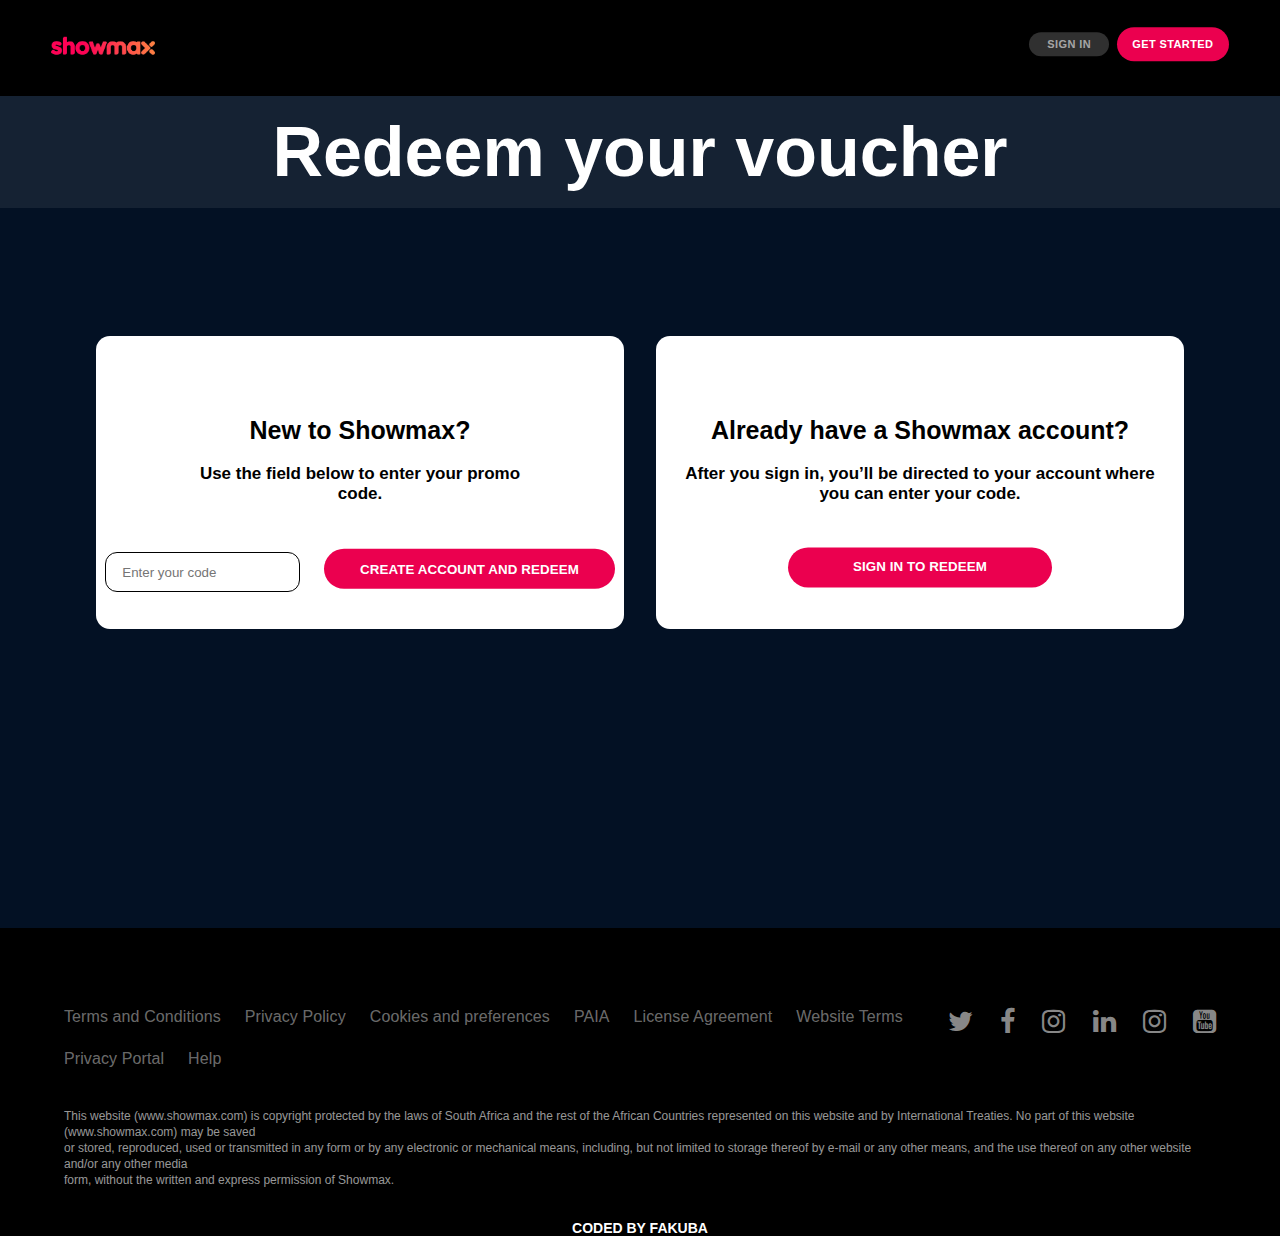
<file: voucher/index.html>
<!DOCTYPE html>
<html lang="en">
<head>
    <meta charset="UTF-8">
    <meta name="viewport" content="width=device-width, initial-scale=1.0">
    <link rel="stylesheet" href="index.css">
    <link rel="stylesheet" href="https://cdnjs.cloudflare.com/ajax/libs/font-awesome/4.7.0/css/font-awesome.min.css">
    <title>Voucher</title>
</head>
<body>
      <!-- Header start -->
      <header>
        <nav>
            <div class="logo">
              <a href="../index.html"><img src="voucher img/Showmax_logo_full-removebg-preview.png" alt="logo"></a>
                </div>
            <div class="logins">
                    <button class="sign-in"><a href="../Sign in/index.html">SIGN IN</a></button>
                    <button class="get-started"><a href="../Sign-in con/index.html">GET STARTED</a></button>
                    </div>
         </nav>
    </header>
    <!-- Header ends -->

     <!-- announcement bar  start-->
     <div class="bar">
        <div class="bar-inner">
            <div class="announcement-bar-text">
                <h1>Redeem your voucher</h1>
            </div>
        </div>
     </div>

<!-- announcement bar  ends-->

<!-- section 1 start -->
<div class="section-1">
    <div class="section-1-inner">
        <div class="box-1">
         <p><h5>New to Showmax?<span>Use the field below to enter your promo <br>code.</span></h5></p>
         <form action="./index.html">
           <div class="form">
            <label for="text"></label>
            <input type="text" id="text" placeholder="Enter your code"required>
           </div>
           <div class="btn-form"><button><a>CREATE ACCOUNT AND REDEEM</a></button>
        </div>
         </form>
        </div>
        <div class="box-2">
           <div class="div">
            <p><h5>Already have a Showmax account?<span>After you sign in, you’ll be directed to your account where<br>
                you can enter your code.</span></h5></p>
               
           </div>
           <div class="btn-1"><button><a href="">SIGN IN TO REDEEM</a></button>
           </div>
           
        </div>
    </div>
</div>
<!-- section 1 ends -->

<!-- footer start -->
<div class="footer">
    <div class="footer-inner">
      <div class="footer-details">
        <ul>
          <li><a href="">Terms and Conditions</a></li>
          <li><a href="">Privacy Policy</a></li>
          <li><a href="">Cookies and preferences</a></li>
          <li><a href=""> PAIA</a></li>
          <li><a href="">License Agreement</a></li>
          <li><a href="">Website Terms</a></li>
          <li><a href="">Privacy Portal</a></li>
          <li><a href="">Help</a></li>
        </ul>
        </div>
        <div class="icon">
          <div class="web-page"></i><a href=""><i class='fa fa-twitter' style='font-size:27px'></i></a>
          </div>
          <div class="web-page"><a href=""><i class='fa fa-facebook' style='font-size:27px'></i></a>
          </div>
          <div class="web-page"><a href=""><i class='fa fa-instagram' style='font-size:27px'></i></a>
          </div>
          <div class="web-page"><a href=""><i class='fa fa-linkedin' style='font-size:27px'></i></a>
          </div>
          <div class="web-page"><a href=""><i class='fa fa-instagram' style='font-size:27px'></i></a>
          </div>
          <div class="web-page"><a href=""><i class='fa fa-youtube-square' style='font-size:27px'></i></a>
          </div>
        </div>
        </div>
      <p class="footer-text">This website (www.showmax.com) is copyright protected by the laws of South Africa and the rest of the African Countries represented on this website and by International Treaties. No part of this website (www.showmax.com) may be saved<br>
         or stored, reproduced, used or transmitted in any form or by any electronic or mechanical means, including, but not limited to storage thereof by e-mail or any other means, and the use thereof on any other website and/or any other media<br> form, without the written and express permission of Showmax.</p>
         <h3 class="owner">CODED BY FAKUBA</h3>
    </div>
 </div>

<!-- footer ends -->

</body>
</html>
</file>
<file: index.css>
*{
padding: 0;
margin: 0;
box-sizing: border-box;
}
html{
    scroll-behavior: smooth;
}
body{
background-color: black;
font-family: 'Trebuchet MS', 'Lucida Sans Unicode', 'Lucida Grande', 'Lucida Sans', Arial, sans-serif;
}

/* header start */
header{
background-color: black;
height: 6rem;
}
nav{
display: flex;
flex-wrap: nowrap;
justify-content: space-between;
max-width: 92%;
margin: 0 auto;
transform: translateY(2.3rem);
}
.logo img{
width: 6.5rem;
}
.logins{
transform: translateY(-.6rem);
}
.sign-in{
margin-right: .2rem;
width: 5rem;
height: 1.5rem;
border-radius: 40px;
background-color:#ffffff30;
border: none;
}
.sign-in a{
text-decoration: none;
color: rgba(255, 255, 255, 0.582);
font-size: 11px;
letter-spacing: .4px;
font-weight: bold;
}
.sign-in a:hover{
color: white;
font-size: 12px;
}
.get-started{
width: 7rem;
height: 2.1rem;
border-radius: 65px;
background-color:#EB004F;
border: none;
}
.get-started a{
text-decoration: none;
color: white;
font-size: 11px;
font-weight: bold;
letter-spacing: .4px;
}
/* header ends *

/* hero page start */
.section-1{
background-color: #031124;
min-height: 50vh;
}
.section-1 .section-1-inner{
display: flex;
justify-content: space-between;
}
.section-1 .section-1-inner .text{
transform: translateY(7rem);


}
.section-1 .text p{
color: white;
font-size: 50px;
font-weight:bolder;
margin-left: 4rem;
}
.section-1 .text p span{
display: block;
font-size: 17px;
font-weight: lighter;
line-height: 1.5rem;
transform: translateY(.8rem);
}
.text  break{
font-size: 17px;
}
.text a{
font-size: 70px;
font-weight: 700;
width: 100%;
}
.text .watch{
display: block;
width: 17rem;
height: 2.9rem;
border-radius: 47px;
border: none;
background-color: #EB004F;
margin-top: 1rem;

}
.text .watch a{
color: #ffff;
text-decoration: none;
font-size: 14px;
font-weight: bold;
}
.hero-img{
background-color: #031124;
padding-left: -2rem;
}
.hero-img img{
width: 100%;
height: auto;
animation: fade 1.2s 1;

}
@keyframes fade{
0%{
opacity:0;
}
50%{
opacity :60%;
}
100%{
opacity:(0);
}
}
/* hero page ends*/

/* section 2 start */
.section-2{
min-height: 30vh;
}
.section-2-inner{
max-width: 90%;
margin: 0 auto;
min-height: 30vh;
margin-top: 2.5rem;
border-radius: 12px;
margin-bottom: 3rem;
background-color: #152233;
padding:1rem;
}
.img-badge img{
margin-top: 2rem;
width: 9rem;
text-align: center;
}
.section-2-inner .text{
font-size: 26px;
color: white;
text-align: center;

}
.section-2-inner .text p{
margin-top: .8rem;
}
.voucher{
text-align: center;
margin-top: 2rem;
height: 6rem;
}
.voucher button{
height: 3.3rem;
width: 11rem;
border-radius: 30px;
border: none;
}
.voucher button a{
text-decoration:none ;
color: #000;
font-weight:700;
letter-spacing: 1px;
font-family: 'Gill Sans', 'Gill Sans MT', Calibri, 'Trebuchet MS', sans-serif
}
.section-2-inner .text p{
font-size: 18px;
color: rgba(255, 255, 255, 0.546);
}
/* section 2 ends*/
.section-3{
margin-top: -2.5rem;
}

/* section 3 start */
.section-3-inner{
display: flex;
margin: 0 auto;
max-width: 93%;
column-gap: 2rem;
min-height: 40vh;
padding: 1.5rem;
}
.section-3-inner .box-1{
background-color: #152233;
border-radius: 12px;
padding: 1rem;
}
.img-box-1 img{
width: 9rem;
margin-top: 2rem;

}
.section-3-inner .box-2{
background-color: #152233;
border-radius: 12px;
padding: 1rem;
}
.img-box-2 img{
width: 7rem;
margin-top: 2rem;
}
.section-3-inner h5{
color: white;
font-size: 20px;
font-weight: 800;
}
.section-3-inner h5 span{
color: rgba(255, 255, 255, 0.518);
font-size: 20px;
display: block;
}
.text-box-1{
text-align: center;
}
.text-box-2{
text-align: center;
}
.button-box-1{ 
text-align: center;
}
.button-box-1 button{
height: 3rem;
width: 11rem;
border-radius: 30px;
border-style: dotted;
border: none;
justify-content: center;
margin-top: 1rem;
margin-bottom: 1rem;
}
.button-box-1 button a{
text-decoration: none;
color: black;
font-weight: 600;
letter-spacing: 1px;
font-family: 'Gill Sans', 'Gill Sans MT', Calibri, 'Trebuchet MS', sans-serif;
}
.button-box-2{
text-align: center;
}
.button-box-2 button{
height: 3rem;
width: 11rem;
border-radius: 30px;
border-style: dotted;
border: none;
margin-top: 1.9rem;
margin-bottom: 1rem;
font-family: 'Gill Sans', 'Gill Sans MT', Calibri, 'Trebuchet MS', sans-serif
}
.button-box-2 button a{
text-decoration: none;
color: black;
font-weight: 600;
letter-spacing: 1px;
}

/* section 3 ends */

/* section 4 start */
.section-4-inner{
margin:0 auto;
max-width: 90%;
}
.text-inner{
color: #fff;
text-align: center;
margin-bottom: 1.5rem;
margin-top: 4rem;
font-size:35px;
font-weight: 800;
}
.text-inner span{
color: #ffffff8a;
font-size: 19px;
margin-top: 2rem;
}
.section-4-inner-advertisement{
display: grid;
column-gap: 2rem;
grid-template-columns: repeat(auto-fit,minmax(10rem,1fr));
}
.section-4-inner-advertisement img{
width: 100%;
height: auto;
}
/* section 4 ends */

/* section-5 start */
.section-5-inner{
margin: 0 auto;
max-width: 90%;
background-color: #EB004F;
margin-top: 6.5rem;
min-height: 90vh;
display: flex;
justify-content: space-between;
border-radius: 25px;
padding: 0 3rem 0 3rem;
column-gap: 1rem;
}
.section-5 .section-5-inner .img-box img{
width: 100%;
height: auto;
margin-top: 4rem;

}
.section-5 .section-5-inner .text{
transform: translateY(5rem);
margin-top:4rem;

}
.section-5 .text p{
color: white;
font-size: 50px;
font-weight:bolder;
font-family: Nunito, Helvetica, Arial, sans-serif;
}
.section-5 .text p span{
display: block;
font-size: 17px;
font-weight: lighter;
line-height: 1.5rem;
transform: translateY(.8rem);
}
.text  break{
font-size: 17px;
}
.text a{
font-size: 70px;
font-weight: 700;
width: 100%;
}
.text .watch-5{
display: block;
width: 17rem;
height: 2.9rem;
border-radius: 47px;
border: none;
background-color: #fff;
margin-top: 1rem;

}
.text .watch-5 a{
color: #000;
text-decoration: none;
font-size: 14px;
font-weight: bold;
}
/* section-5 ends */
/* section 6 start */
.section-6-inner{
margin:0 auto;
max-width: 90%;
}
.text-inner{
color: #fff;
text-align: center;
margin-bottom: 1.5rem;
margin-top: 4rem;
font-size:35px;
font-weight: 800;
}
.text-inner span{
color: #ffffff8a;
font-size: 19px;
margin-top: 2rem;
}
.section-6-inner-advertisement{
display: grid;
column-gap: 2rem;
grid-template-columns: repeat(auto-fit,minmax(10rem,1fr));
}
.section-6-inner-advertisement img{
width: 100%;
height: auto;
}
/* section 6 ends */

/* section 7 start */

.section-7-inner{
margin: 0 auto;
max-width: 90%;
min-height: 50vh;
background-color: #031124;
margin-top: 7rem;
border-radius: 17px;
}
.section-7-inner .box-1{
display: flex;

}
.section-7-inner .box-1{
width: 24rem;
column-gap: 1rem;
align-items: center;
}
.section-7-inner .box-1 .text{
justify-content: flex-start;


}
.section-7-inner .text-inner h5{
padding-top: 3rem;
margin-bottom: 2rem;
font-size: 35px;

}
.section-7-inner  .text h5{
font-size: 20px;
color: #fff;
}
.section-7-inner .text h5 span{
font-size: 17px;
letter-spacing: .2px;
color: #ffffff85;

}
.section-7-inner .box-1{
margin-bottom: 1.5rem;
}
.box-control{
display: grid;
grid-template-columns:repeat(auto-fit,minmax(23rem,1fr)) ;
column-gap:1rem;
padding-left: 2rem;
}
.section-7-inner .box-1 .boxes{
width: 5rem;
}
.section-7-inner .box-1 .boxes img{
width: 100%;
height: auto;
}

/* section-7 ends */

/* section-8 start */
.section-8-inner{
margin: 0 auto;
max-width: 70%;
min-height: 60vh;
}
.section-8-inner .text  h5{
color: #fff;
margin-top: 4rem;
margin-bottom: -3rem;
text-align: center;
font-size: 30px;
}
.mobiles{
display: grid;
grid-template-columns:repeat(5,1fr);
min-height: 40vh;
margin-top: 6rem;
align-items: center;
justify-items: center;
padding: 1rem;

}
.product-button{
text-align: center;
}
.product-button button{
height: 3rem;
width: 11.5rem;
border: none;
border-radius: 12px;
background-color: #fff;
margin-bottom: 5rem;
}
.product-button button a{
color: #000;
text-decoration: none;
font-weight: 900;
}
.mobiles  .img-box:nth-of-type(11){
transform: translateX(21rem);
}
.mobiles  .img-box:nth-of-type(12){
transform: translateX(21rem);
}
.mobiles .img-box{
padding-top: 2rem;

}
.mobiles .img-box{
background-color: #152233;
height: 10rem;
margin-bottom: 2rem;
width: 12rem;
border-radius: 12px;
}

.mobiles .img-box img{
width:100%;

}
.img-box p{
color: rgba(255, 255, 255, 0.587);
text-align: center;
}

/* section-8 ends */
/* section 9 start */

.section-9{
background-color: #031124;
padding-bottom: 9rem;
}

.section-9-inner{
max-width: 90%;
margin: 0 auto;


}
.section-9-inner h3{
text-align: center;
color: #fff;
font-size: 28px;
padding-top:4rem;
}
.accordion .underline{
width: 100%;
height: 1px;
margin-top: 3rem;
margin-bottom: -2rem;
background-color: #ffffffbd;

}
.accordion {
background-color: #031124;
color: #fff;
cursor: pointer;
padding: 18px;
padding-left: 3rem;
width: 100%;
border: none;
text-align: left;
outline: none;
font-size: 23px;
margin-top: 2rem;

}
.accordion .bi-arrow-right{
column-gap: 3rem;
padding-right:.7rem;

}
@keyframes animate{
0%{
transform:scale(0%);
}
100%{
transform:scale(100%);
}
}
.panel {
padding: 0 18px;
display: none;
background-color: #031124;
overflow: hidden;
}
.panel p{
color: #fff;
padding-left: 2rem;
animation-duration: 1;
animation: animate  .8s;
}
.panel  ul li{
color:white;
margin-left: 3rem;
margin-top: 1rem;
animation-duration: 1;
animation: animate  .8s;
}
.panel  ul li h5{
font-size: 16px;
font-weight: 900;
animation-duration: 1;
animation: animate  .8s;
}
.panel  ul li p{
margin-top: .7rem;
margin-left: -2rem;
animation-duration: 1;
animation: animate  .8s;
}
.panel p a {
color: #fff;
}

.panel p {
margin-top: 1rem;
}
.panel  ul  h4{
color:white;
margin-left: 3rem;
margin-top: 1rem;
font-size: 18px;
}
.panel ul{
margin-top: 1rem;

}
.panel h4{
color: #fff;
margin-left: 2rem;
animation-duration: 1;
animation: animate  .8s;
}
/* section 9 ends */

/* footer start */
.footer{
min-height: 30vh;
}
.footer-inner{
margin: 0 auto;
max-width: 90%;
display: flex;
/* flex-wrap: wrap; */
justify-content: space-around;
}
.footer-details ul{
display: flex;
flex-wrap: wrap;
gap: 1.5rem;
margin-top: 5rem;
}
.footer-details ul li {
list-style: none;

}
.footer-details ul li a{
color: #ffffff6e;
text-decoration: none;
letter-spacing: .1px;
}
.footer-details ul li a:hover{
color: #fff;
}
.icon{
display: flex;
margin-top:5rem ;
color: #fff;
gap: 1.7rem;
}
.icon .web-page a{
color: #ffffff8e;
}
.footer-text{
color: #fff;
font-size: 12px;
margin-top: 4rem;
}
.icon .web-page a:hover{
color: #EB004F;

}
.footer-text{
max-width: 86%;
color: #ffffff9a;
margin: 0 auto;
margin-top: 2.5rem;
line-height: 1rem;
margin-bottom: 2rem;
}
.owner{
color: #fff;
font-size: 14px;
text-align: center;
}
.bi-arrow-up{
float: right;
position: relative;
left: -3%;
margin-top: -6rem;
border: none;
background-color: #fff;
width: 1%;
text-align: center;
height: -2rem; 
border-radius: 100px;
color: black;
font-weight: 900;
font-size: 12px;

}

/* footer ends */

/* RESPONSIVENESS START */

/* HEADER START */
@media only screen and (max-width:329px){
.logo img{
width: 4rem;
}
}
@media only screen and (max-width:292px){
.logo img{
width: 2rem;
}
}
@media only screen and (max-width:256px){
.logo img{
width: .9rem;
}
}
@media only screen and (max-width:236px){
.logo img{
display: none;
}
}
/* HEADER ENDS */
/* Hero page Start */
@media only screen and (max-width:973px){
.section-1{
padding-bottom: 2rem;
}

}
@media only screen and (max-width:958px){
.section-1{
padding-bottom: 6rem;
}
.hero-img img{
transform: translateY(2.5rem);
}
}
@media only screen and (max-width:958px){
.hero-img img{
transform: translateY(3rem);
}
}
@media only screen and (max-width:827px){
.hero-img img{
transform: translateY(8);
}
}
@media only screen and (max-width:820px){
.hero-img img{
transform: translateY(0);
}
}
@media only screen and (max-width:820px){
.hero-img{
width: 61rem;
margin-left:-9rem ;

}
}
@media only screen and (max-width:694px){
.hero-img{
width: 61rem;
margin-left:-9rem ;

}
}
@media only screen and (max-width:537px){
.hero-img{
width: 61rem;
margin-left:-5rem ;

}
}

@media only screen and (max-width:1320px){
.section-1 .section-1-inner .text{
transform: translateY(7rem);
}
}
@media only screen and (max-width:1072px){
.section-1 .section-1-inner .text{
transform: translateY(3rem);
}
}
@media only screen and (max-width:820px){
.section-1 .section-1-inner{
flex-wrap:wrap-reverse;
}
.section-1 .section-1-inner .text{
text-align: center;
margin: 0 auto;
position: relative;
left: -2rem;
}
.text .watch{
position: relative;
left: 4rem;
}
}
@media only screen and (max-width:422px){
.text .watch{
position: relative;
left: 2rem;
}
}
@media only screen and (max-width:397px){
.text .watch{
position: relative;
left: 1.5rem;
}
}
@media only screen and (max-width:360px){
.text .watch{
position: relative;
left: .9rem;
}
}
@media only screen and (max-width:334px){
.text .watch{
position: relative;
left: -.5rem;
overflow: hidden;
}
}
@media only screen and (max-width:295px){
.text .watch{
position: relative;
left: -1rem;
}
}
@media only screen and (max-width:290px){
.text .watch{
position: relative;
left: -1.5rem;
}
}

@media only screen and (max-width:1223px){
.section-1 .text p {
font-size: 50px;
}
}
@media only screen and (max-width:308px){
.section-1 .text {
width: 100%;
}
.text .watch{
width: 100%;
position: relative;
left: -.4rem;
}
.section-1 .text p{
width: 100%;
font-size: 20px;
}
.section-1 .text a{
font-size: 30px;
}
}
.text a{
width: 100%;
}
@media only screen and (max-width:1222px){
.section-1 .text p {
font-size: 35px;
}
.text a{
font-size: 48px;
}
.section-1 .text p span{
font-size: 17px;
}
.text break{
font-size: 12px;
}
}
@media only screen and (max-width:310px){
.text .watch{
width: 13rem;
}
.text .watch a{
font-size: 11px;
padding: 4px;

}
.section-1-inner .text p{
width: 15rem;
justify-content: center;
}
.section-1-inner .watch{
justify-content: center;
position: relative;
left: 3%;
}
}



/* hero page ends */
/* sdction 2 start */
@media only screen and (max-width:820px){
.section-2-inner{
max-width: 94%;
margin-top: 1.5rem;
}
}


/* section 2 ends */

/* section3 start */
@media only screen and (max-width:960px){
.button-box-2 button{
margin-top: 2.8rem;

}

}
@media only screen and (max-width:820px){
.button-box-2 button{
margin-top:1rem;

}
}
@media only screen and (max-width:820px){
.section-3-inner{
display: block;
max-width: 100%;

}
.section-3-inner .box-1{
margin-top:-.2rem;
}
.section-3-inner .box-2{
margin-top: 1.4rem;
}

}
@media only screen and (max-width:478px){
.section-3-inner{
padding: 1rem;

}

}
/* section3 ends*/
/* section-4 start */
@media only screen and (max-width:1316px){
.section-4-inner-advertisement img{
width: 11.5rem;
}
.section-4-inner-advertisement{
column-gap: 1rem;
}
}
@media only screen and (max-width:1239px){
.section-4-inner-advertisement{
grid-template-columns: 1fr 1fr;
column-gap: 1.5rem;
}
.section-4-inner-advertisement img{
width: 100%;
margin-bottom: 1rem;
}
}
@media only screen and (max-width:700px){
.section-4-inner-advertisement{
grid-template-columns: 1fr 1fr;
column-gap: 1rem;
}

}

/* section-4 ends */

/* section-5 ends */
@media only screen and (max-width:1316px){
.section-5{
padding-bottom: 2rem;
}
.section-5 .section-5-inner .img-box{
width: 35rem;
} 
}
@media only screen and (max-width:973px){
.section-5{
padding-bottom: 2rem;
}

}
@media only screen and (max-width:958px){
.section-5{
padding-bottom: 6rem;
}
.img-box img{
transform: translateY(2.5rem);
}
}
@media only screen and (max-width:958px){
.img-box{
transform: translateY(3rem);
}
}
@media only screen and (max-width:827px){
.img-box img{
transform: translateY(8);
}
}
@media only screen and (max-width:820px){
.img-box img{
transform: translateY(0);
}
}
@media only screen and (max-width:1320px){
.section-5 .section-5-inner .text{
transform: translateY(7rem);
}
}
@media only screen and (max-width:1072px){
.section-5 .section-5-inner .text{
transform: translateY(3rem);
}
}
@media only screen and (max-width:820px){
.section-5 .section-5-inner{
flex-wrap: wrap;
padding-bottom:6rem ;
}
.section-5 .section-5-inner .text{
text-align: center;
margin: 0 auto;
position: relative;
left: -2rem;
}
.section-5 .text p{
font-size: 20px;
position: relative;
left: 4%;
}
.text .watch-5{
transform: translate(-50%,-50%);
position: relative;
left: 50%;
margin-top: 2.2rem;
}
}
@media only screen and (max-width:468px){
.text .watch-5{
transform: translate(-50%,-50%);
position: relative;
left: 55%;
margin-top: 2.2rem;
}
}
@media only screen and (max-width:368px){
.text .watch-5{
transform: translate(-50%,-50%);
position: relative;
left: 50%;
margin-top: 2.2rem;

}
.text .watch-5 a{
font-size: 13px;

}
}
@media only screen and (max-width:325px){
.text .watch{
transform: translate(-50%,-50%);
position: relative;
left: 50%;
width: 15rem;
margin-top: 2.2rem;

}
.text .watch-5 a{
font-size: 13px;

}
}
@media only screen and (max-width:380px){
.section-5-inner .text p{
position: relative;
left: 2%;
}
}
@media only screen and (max-width:1223px){
.section-5 .text p {
font-size: 50px;
}
}
@media only screen and (max-width:308px){
.section-5 .text {
width: 100%;
}
.section-5 .text p{
width: 100%;
}
}
.text a{
width: 100%;
}
@media only screen and (max-width:1222px){
.section-5 .text p {
font-size: 35px;
}
.text a{
font-size: 48px;
}
.section-5 .text p span{
font-size: 17px;
}
.text break{
font-size: 12px;
}
}
@media only screen and (max-width:310px){
.text .watch-5{
width: 13rem;
}
.text .watch a{
font-size: 11px;
padding: 4px;

}
.section-5-inner .text p{
width: 15rem;
font-size:1.8rem;
justify-content: center;
}
.section-5-inner .text span{
width: 13rem;
}
.section-5-inner .watch{
justify-content: center;
position: relative;
left: 3%;
}
}

/* section-5 ends */

/* section 6 start */
@media only screen and (max-width:1316px){
.section-6-inner-advertisement img{
width: 11.5rem;
}
.section-6-inner-advertisement{
column-gap: 1rem;
}
}
@media only screen and (max-width:1239px){
.section-6-inner-advertisement{
grid-template-columns: 1fr 1fr;
column-gap: 1.5rem;
}
.section-6-inner-advertisement img{
width: 100%;
margin-bottom: 1rem;
}
}
@media only screen and (max-width:700px){
.section-6-inner-advertisement{
grid-template-columns: 1fr 1fr;
column-gap: 1rem;
}

}


/* section 6 ends */

/* section 7 start */
@media only screen and (max-width:467px){
.section-7-inner .box-1{
width: 19rem;
column-gap: 1rem;
}
.section-7-inner  .text h5{
font-size: 15.5px;
color: #fff;
}
.section-7-inner .text h5 span{
font-size: 13px;
letter-spacing: .2px;
color: #ffffff85;

}
}
@media only screen and (max-width:368px){
.section-7-inner .box-1{
width: 15rem;
column-gap: 1rem;
}
}
@media only screen and (max-width:306px){
.section-7-inner .box-1{
width: 12rem;
column-gap: 1rem;
}
}
@media only screen and (max-width:246px){
.section-7-inner .box-1{
width: 9rem;
column-gap: 1rem;
}
}
@media only screen and (max-width:198px){
.section-7-inner .box-1{
width: 6rem;
column-gap: 1rem;
}
}
/* section 7 ends */

/* section-8 start */
@media only screen and (max-width:1317px){
.section-8-inner{
max-width: 84%;
}
.mobiles{
column-gap: 1rem;
}
}
@media only screen and (max-width:1180px){
.section-8-inner{
max-width: 89%;
}
.mobiles{
display: grid;
grid-template-columns: repeat(auto-fit,minmax(13rem,1fr));
}
.mobiles .img-box:nth-of-type(11){
transform: translateX(0);
column-gap: 1rem;
display: block;
}
.mobiles  .img-box:nth-of-type(12){
transform: translateX(0);
}

}
@media only screen and (max-width:954px){
.mobiles .img-box:nth-of-type(11){
transform: translateX(0);
column-gap: 1rem;
margin-top: 2.6rem;
}
.mobiles  .img-box:nth-of-type(12){
transform: translateX(0);
margin-top: 2.7rem;

}
}
@media only screen and (max-width:946px){
.mobiles .img-box:nth-of-type(11){
transform: translateX(0);
column-gap: 1rem;
margin-top: 2.6rem;
}
.mobiles  .img-box:nth-of-type(12){
transform: translateX(0);

}
}
@media only screen and (max-width:773px){
.mobiles  .img-box:nth-of-type(12){
transform: translateX(0);
margin-top: 0;

}

}
@media only screen and (max-width:960px){
.mobiles{
display: grid;
grid-template-columns: repeat(auto-fit,minmax(20rem,1fr));

}
.mobiles .img-box{
width: 100%;
height: 18rem;
}
.mobiles p{
margin-top: 2rem;

}

}
@media only screen and (max-width:772px){
.mobiles p{
margin-top: -2rem;

}
.mobiles p:nth-of-type(1){
    margin-top:.3rem;
    
    }
}
@media only screen and (max-width:749px){
.mobiles p:nth-of-type(1){
margin-top:.4rem;

}
}
@media only screen and (max-width:673px){
.mobiles p{
margin-top: -.9rem;

}
.mobiles .img-box{
height: 16rem;
}

}
@media only screen and (max-width:616px){
.mobiles p{
margin-top: -1rem;

}
.mobiles .img-box{
height: 16rem;
}
}

@media only screen and (max-width:534px){
/* .mobiles p{
margin-top:-1rem;

} */
.mobiles .img-box{
height: 13rem;
}
}

@media only screen and (max-width:390px){
.mobiles{
display: grid;
grid-template-columns: repeat(auto-fit,minmax(10rem,1fr));
}
}


/* section-8 ends*/
/* section 9 start  */

/* footer 9 start  */
@media only screen and (max-width:700px){
.accordion{
font-size: 20px;
/* width: 100%; */
}
.panel p{
font-size: 13px;
line-height: 1.5rem;
}
p ul li{
font-size: 4px;
line-height: 1.5rem;
font-weight: lighter;
}

}   
@media only screen and (max-width:500px){
.section-9-inner{
max-width: 100%;
}
}


/* section 9 ends */

/* footer  start  */
@media only screen and (max-width:766px){
.footer-inner{
flex-wrap: wrap;
}
}
@media only screen and (max-width:1316px){
.footer-text{
max-width:90% ;
line-height: 1rem;
}
}
@media only screen and (max-width:1200px){
    .bi-arrow-up{
        width: 3%;
        height: 4rem;
        margin-top: -5rem;
    }
}


/* footer  ends */



/* RESPONSIVENESS ENDS */
</file>
<file: BILL/index.css>
*{
    padding: 0;
    margin: 0;
    box-sizing: border-box;
    }
    body{
    background-color: black;
    font-family: 'Trebuchet MS', 'Lucida Sans Unicode', 'Lucida Grande', 'Lucida Sans', Arial, sans-serif;
    }
    html{
    scroll-behavior: smooth;
    }

    /* header start */
    header{
    background-color: black;
    height: 6rem;
    }
    nav{
    display: flex;
    flex-wrap: nowrap;
    justify-content: space-between;
    max-width: 92%;
    margin: 0 auto;
    transform: translateY(2.3rem);
    }
    .logo img{
    width: 6.5rem;
    }
    .logins{
    transform: translateY(-.6rem);
    }
    .sign-in{
    margin-right: .2rem;
    width: 5rem;
    height: 1.5rem;
    border-radius: 40px;
    background-color:#ffffff30;
    border: none;
    }
    .sign-in a{
    text-decoration: none;
    color: rgba(255, 255, 255, 0.582);
    font-size: 11px;
    letter-spacing: .4px;
    font-weight: bold;
    }
    .sign-in a:hover{
    color: white;
    font-size: 12px;
    }
    .get-started{
    width: 7rem;
    height: 2.1rem;
    border-radius: 65px;
    background-color:#EB004F;
    border: none;
    }
    .get-started a{
    text-decoration: none;
    color: white;
    font-size: 11px;
    font-weight: bold;
    letter-spacing: .4px;
    }
    /* header ends *

    /* hero page start */
    .section-1{
    background-color: #031124;
    min-height: 60vh;
    }
    .section-1 .section-1-inner{
    display: flex;
    justify-content: space-between;
    }
    .section-1 .section-1-inner .text{
    transform: translateY(10rem);
    width: 70%;
    height: auto;
    margin-bottom: 2rem;
    /* border-style: dotted; */
    }
    .section-1 .text p{
    color: white;
    font-size: 50px;
    font-weight:bolder;
    margin-left: 4rem;
    line-height: 4rem;
    }
    .section-1 .text p span{
    display: block;
    font-size: 20px;
    color: rgba(255, 255, 255, 0.544);
    font-weight: lighter;
    line-height:2rem;
    transform: translateY(.8rem);
    }
    .hero-img{
    background-color: #031124;
    padding-left: -2rem;
    width: 53%;
    }
    .hero-img img{
    width: 97%;
    height: auto;
    transform: translateY(1.5rem);

    }
    .text button{
    height: 3rem;
    border-radius:25px ;
    width: 34%;
    border: none;
    background-color: #EB004F;
    margin-top: 2.3rem;
    }
    .text button a{
    text-decoration: none;
    color: white;
    font-weight: 900;
    }
    /* hero page ends*/

    /* section 2 start */
    .section-2{
    /* min-height: 30rem; */
    }
    .section-2-inner{
    margin: 0 auto;
    max-width: 63%;
    padding-bottom: 4rem;
    }
    .text-2 {
    text-align: center;
    margin-top: 5rem;

    }
    .text-2  h2{
    font-size: 30px;
    color: #FF0055;
    margin-bottom: .1rem;
    font-weight: bolder;

    }
    .text-2 h3{
    color: white;
    font-size: 35px;


    }
    .text-2 h3 span{
    display: block;
    font-size: 19px;
    margin-top: 1rem;
    color: rgba(255, 255, 255, 0.656);


    }
    .boxes-1{
    background-color: #152233;
    margin-bottom:-.1rem;
    margin-top: 1.1rem;
    height: 6.5rem;
    border-radius: 12px;
    padding-left: 2rem;
    }
    .boxes-1 h2{
    color: white;
    font-size: 20px;
    transform: translateY(1.5rem);

    }
    .boxes-1 h2 span{
    color: rgba(255, 255, 255, 0.552);
    font-size: 17px;
    margin-top: .5rem;
    display: block;


    }
    .boxes button{
    height: 3rem;
    border-radius:25px ;
    width: 34%;
    border: none;
    background-color: #EB004F;
    margin-top: 2.3rem;
    position: relative;
    left: 30%;
    }
    .boxes button a{
    text-decoration: none;
    color: white;
    font-weight: 900;
    }
    /* section 2 ends */

    /* section 3 start */

    .section-3-inner{
    margin: 0 auto;
    max-width: 90%;
    min-height: 50vh;
    background-color: #031124;
    margin-top: 1rem;
    border-radius: 17px;
    }
    .section-3-inner .box-3{
    display: flex;

    }
    .section-3-inner .box-3{
    width: 24rem;
    column-gap: 1rem;
    align-items: center;
    }
    .section-3-inner .box-3 .text{
    justify-content: flex-start;


    }
    .section-3-inner .text-inner h5{
    padding-top: 3rem;
    margin-bottom: 2rem;
    font-size: 35px;
    text-align: center;
    color: white;

    }
    .section-3-inner  .text h5{
    font-size: 20px;
    color: #fff;
    }
    .section-3-inner .text h5 span{
    font-size: 17px;
    letter-spacing: .2px;
    color: #ffffff85;

    }
    .section-3-inner .box-3{
    margin-bottom: 1.5rem;
    }
    .box-control{
    display: grid;
    grid-template-columns:repeat(auto-fit,minmax(23rem,1fr)) ;
    column-gap:1rem;
    padding-left: 2rem;
    }
    .section-3-inner .box-3 .boxes{
    width: 5rem;
    }
    .section-3-inner .box-3 .boxes img {
    width: 100%;
    height: auto;

    }
   
    /* .section-3-inner .box-3:nth-of-type(4){
        width: 70%;
    } */

    /* section-3 ends */

    /* section 4 start */
    /* min-height: 30rem; */

    .section-4-inner{
    margin: 0 auto;
    max-width: 63%;
    padding-bottom: 4rem;
    }
    .text-4 {
    text-align: center;
    margin-top: 5rem;

    }
    .text-4  h2{
    font-size: 30px;
    color: #FF0055;
    margin-bottom: .1rem;
    font-weight: bolder;

    }
    .text-4 h3{
    color: white;
    font-size: 35px;


    }
    .text-4 h3 span{
    display: block;
    font-size: 19px;
    margin-top: 1rem;
    color: rgba(255, 255, 255, 0.656);


    }
    .boxes-4{
    background-color: #152233;
    margin-bottom:-.1rem;
    margin-top: 1.1rem;
    height: 6.5rem;
    border-radius: 12px;
    padding-left: 2rem;
    }
    ol li {
    color: white;
    font-size: 15px;
    transform: translateY(2.5rem);

    }   ol h2{
    font-size: 19px;
    } 
    .boxes button{
    height: 3rem;
    border-radius:25px ;
    width: 34%;
    border: none;
    background-color: #EB004F;
    margin-top: 2.3rem;
    position: relative;
    left: 30%;
    }
    .boxes button a{
    text-decoration: none;
    color: white;
    font-weight: 900;
    }
    /* section 4 ends *



    /* footer start */
    .footer{
    min-height: 30vh;
    }
    .footer-inner{
    margin: 0 auto;
    max-width: 90%;
    display: flex;
    /* flex-wrap: wrap; */
    justify-content: space-around;
    }
    .footer-details ul{
    display: flex;
    flex-wrap: wrap;
    gap: 1.5rem;
    margin-top: 5rem;
    }
    .footer-details ul li {
    list-style: none;

    }
    .footer-details ul li a{
    color: #ffffff6e;
    text-decoration: none;
    letter-spacing: .1px;
    }
    .footer-details ul li a:hover{
    color: #fff;
    }
    .icon{
    display: flex;
    margin-top:5rem ;
    color: #fff;
    gap: 1.7rem;
    }
    .icon .web-page a{
    color: #ffffff8e;
    }
    .footer-text{
    color: #fff;
    font-size: 12px;
    margin-top: 4rem;
    }
    .icon .web-page a:hover{
    color: #EB004F;

    }
    .footer-text{
    max-width: 86%;
    color: #ffffff9a;
    margin: 0 auto;
    margin-top: 2.5rem;
    line-height: 1rem;
    margin-bottom: 2rem;
    }
    .owner{
    color: #fff;
    font-size: 14px;
    text-align: center;
    }
    .bi-arrow-up{
    float: right;
    position: relative;
    left: -3%;
    margin-top: -6rem;
    border: none;
    background-color: #fff;
    width: 1%;
    text-align: center;
    height: -2rem; 
    border-radius: 100px;
    color: black;
    font-weight: 900;
    font-size: 12px;

    }

    /* footer ends */


    /* RESPONSIVENESS START */

    /* HEADER START */
    @media only screen and (max-width:329px){
    .logo img{
    width: 4rem;
    }
    }
    @media only screen and (max-width:292px){
    .logo img{
    width: 2rem;
    }
    }
    @media only screen and (max-width:256px){
    .logo img{
    width: .9rem;
    }
    }
    @media only screen and (max-width:236px){
    .logo img{
    display: none;
    }
    }
    /* HEADER ENDS */
    /* Responsiveness ends */
    /* Hero page Start */
    .section-1{
    min-height: 68vh;
    padding-bottom: 3rem;
    }
    @media  only screen and (max-width:1316px){
    .section-1 .section-1-inner .text{
    width: 88%;
    transform: translateY(7rem);
    } 
    .hero-img{
    width: 60%;
    }
    .hero-img img{
    max-width: 100%;
    transform: translateY(1rem);
    }
    }
    @media  only screen and (max-width:1182px){
    .hero-img{
    width: 70%;
    }
    .hero-img img{
    max-width: 100%;
    transform: translateY(1rem);
    }
    .text button{
    width: 38%;
    }
    }
    @media  only screen and (max-width:1182px){
    .text button{
    width: 43%;
    }
    }
    @media  only screen and (max-width:1039px){
    .text button{
    width: 45%;
    }
    .text button a{
    font-size: 13px;
    }
    .hero-img{
    width: 76%;
    }
    .hero-img img{

    transform: translateY(3rem);
    }
    .section-1 .section-1-inner .text{
    transform: translateY(5rem);
    line-height: 2rem;
    }
    }
    @media  only screen and (max-width:950px){
    .text button{
    width: 59%;
    }
    .text button a{
    font-size: 13px;
    }
    .hero-img{
    width: 80%;
    }
    .hero-img img{

    transform: translateY(3rem);
    }
    .section-1 .section-1-inner .text{
    transform: translateY(5rem);

    }
    .section-1 .section-1-inner .text p{
    line-height: 4rem;
    }
    .section-1 {
    padding-bottom: 7.5rem;
    }
    }
    @media  only screen and (max-width:950px){
    .hero-img{
    width: 100%;
    }
    }

    @media  only screen and (max-width:883px){
    .hero-img{
    width: 100%;
    transform: translateY(2rem);
    }
    .section-1 .section-1-inner .text p {
    line-height: 3.5rem;
    font-size: 38px;
    justify-content: center;
    }
    .text button{
    width: 68%;
    }
    }
    @media  only screen and (max-width:820px){
    .section-1-inner{
    flex-wrap: wrap-reverse;

    }

    .section-1 .section-1-inner .text  {
    margin-left: -2rem;
    width: 100%;
    text-align: center;
    }
    .hero-img{
    width: 100%;
    transform: translateY(-.4rem);
    }
    }
    @media  only screen and (max-width:528px){
    .section-1 .section-1-inner .text{
    text-align: center;
    width: 100%;
    transform: translateY(3rem);
    }
    .hero-img{
    margin-top: -.4rem;
    }
    .section-1 .section-1-inner .text p{
    line-height: 2.7rem;
    }
    }
    @media  only screen and (max-width:372px){
    .text button a{
    font-size: 12px;
    }
    .text button{
    width:70% ;
    }
    }
    @media  only screen and (max-width:340px){
    .text button a{
    font-size: 12px;
    }
    .text button{
    width:80% ;
    }
    }
    @media  only screen and (max-width:340px){
    .text button a{
    font-size: 12px;
    }
    .text button{
    width:90% ;
    }
    }

    /* Hero page ends */

    /* section 2 start */
    @media only screen and (max-width:1066px){
    .boxes button{
    width: 55%;
    left: 20%;
    }
    }
    @media only screen and (max-width:820px){
    .section-2-inner{
    max-width:94%;
    }
    }
    @media only screen and (max-width:532px){
    .boxes-1{
    padding-bottom: 7rem;
    }
    .boxes-1:nth-of-type(1){
    padding-bottom: 2rem;
    }
    }
    @media only screen and (max-width:512px){
    .boxes-1{
    padding-bottom: 8rem;
    }
    }
    @media only screen and (max-width:389px){
    .boxes-1{
    padding-bottom: 9rem;
    }
    }
    @media only screen and (max-width:316px){
    .boxes-1:nth-of-type(2){
    padding-bottom: 12rem;
    }
    @media only screen and (max-width:298px){
    .boxes-1:nth-of-type(1){
    padding-bottom: 8rem;
    }
    }
    }
    @media only screen and (max-width:449px){
    .boxes button{
    width: 60%;
    left: 19%;
    }
    .boxes button a{
    font-size: 12px;
    }
    }
    @media only screen and (max-width:358px){
    .boxes button{
    width: 69%;
    left: 16%;
    }
    .boxes button a{
    font-size: 12px;
    }
    }

    @media only screen and (max-width:286px){
    .boxes button{
    width: 68%;
    left: 15%;
    }
    .boxes button{
    width: 73%;
    left: 13%;
    }
    }



    /* section 2 ends */

    /* section 3 start */
    @media only screen and (max-width:467px){
    .section-3-inner .box-3{
    width: 19rem;
    column-gap: 1rem;
    }
    .section-3-inner  .text h5{
    font-size: 15.5px;
    color: #fff;
    }
    .section-3-inner .text h5 span{
    font-size: 13px;
    letter-spacing: .2px;
    color: #ffffff85;

    }

    }
    @media only screen and (max-width:368px){
    .section-3-inner .box-3{
    width: 14rem;
    column-gap: 1rem;
    }

    }
    @media only screen and (max-width:306px){
    .section-3-inner .box-3{
    width: 12rem;
    column-gap: 1rem;
    }
    }
    @media only screen and (max-width:246px){
    .section-3-inner .box-3{
    width: 9rem;
    column-gap: 1rem;
    }
    }
    @media only screen and (max-width:198px){
    .section-3-inner .box-3{
    width: 6rem;
    column-gap: 1rem;
    }
    }
    /* section 3 ends */


    /* section 4 start */
    @media only screen and (max-width:1066px){
    .boxes button{
    width: 55%;
    left: 20%;
    }
    }
    @media only screen and (max-width:820px){
    .section-4-inner{
    max-width:91%;
    }
    }
    @media only screen and (max-width:532px){
    .boxes-4{
    padding-bottom: 7rem;
    }
    .boxes-4:nth-of-type(1){
    padding-bottom: 2rem;
    }
    }
    @media only screen and (max-width:512px){
    .boxes-4{
    padding-bottom: 8rem;
    }
    }
    @media only screen and (max-width:389px){
    .boxes-4{
    padding-bottom: 9rem;
    }
    }
    @media only screen and (max-width:316px){
    .boxes-4:nth-of-type(2){
    padding-bottom: 12rem;
    }
    }
    @media only screen and (max-width:374px){
    .boxes-4:nth-of-type(2){
    padding-bottom: 6rem;
    }
    }
    @media only screen and (max-width:374px){
    .boxes-4:nth-of-type(4){
    padding-bottom: 6rem;
    }
    }
    @media only screen and (max-width:374px){
    .boxes-4:nth-of-type(5){
    padding-bottom: 6rem;
    }
    }
    @media only screen and (max-width:374px){
    .boxes-4:nth-of-type(6){
    padding-bottom: 6rem;
    }
    }
    @media only screen and (max-width:374px){
    .boxes-4:nth-of-type(7){
    padding-bottom: 6rem;
    }
    }
    @media only screen and (max-width:374px){
    .boxes-4:nth-of-type(8){
    padding-bottom: 6rem;
    }
    }
    @media only screen and (max-width:298px){
    .boxes-4:nth-of-type(1){
    padding-bottom: 8rem;
    }
    }
    @media only screen and (max-width:368px){
    .boxes-4:nth-of-type(1){
    padding-bottom: 7rem;
    }
    }
    @media only screen and (max-width:368px){
    .boxes-4:nth-of-type(2){
    padding-bottom: 7rem;
    }
    }
    @media only screen and (max-width:368px){
    .boxes-4:nth-of-type(4){
    padding-bottom: 7rem;
    }
    }
    @media only screen and (max-width:368px){
    .boxes-4:nth-of-type(5){
    padding-bottom: 7rem;
    }
    }
    @media only screen and (max-width:368px){
    .boxes-4:nth-of-type(6){
    padding-bottom: 7rem;
    }
    }
    @media only screen and (max-width:368px){
    .boxes-4:nth-of-type(7){
    padding-bottom: 7rem;
    }
    }
    @media only screen and (max-width:368px){
    .boxes-4:nth-of-type(8){
    padding-bottom: 7rem;
    }
    }
    @media only screen and (max-width:368px){
    ol h2{
    font-size: 17px;
    }
    }
    @media only screen and (max-width:449px){
    .boxes button{
    width: 60%;
    left: 19%;
    }
    .boxes button a{
    font-size: 12px;
    }
    }
    @media only screen and (max-width:358px){
    .boxes button{
    width: 69%;
    left: 16%;
    }
    .boxes button a{
    font-size: 12px;
    }
    }

    @media only screen and (max-width:286px){
    .boxes button{
    width: 68%;
    left: 15%;
    }
    .boxes button{
    width: 73%;
    left: 13%;
    }
    }
    @media only screen and (max-width:400px){
    .text-4 h3{
        font-size: 23px;
    }
    .text-4 h3 span{
        font-size: 17px;
    }
    }
    /* section 4 ends */

    /* footer  start  */
    @media only screen and (max-width:766px){
    .footer-inner{
    flex-wrap: wrap;
    }
    }
    @media only screen and (max-width:1316px){
    .footer-text{
    max-width:90% ;
    line-height: 1rem;
    }
    }
    @media only screen and (max-width:1200px){
        .bi-arrow-up{
            width: 3%;
            height: 4rem;
            margin-top: -5rem;
            position: relative;
        }
    }


    /* footer  ends */
</file>
<file: Sign in/index.css>
*{
    padding: 0;
    margin: 0;
    box-sizing: border-box;
    }
    body{
    font-family: 'Trebuchet MS', 'Lucida Sans Unicode', 'Lucida Grande', 'Lucida Sans', Arial, sans-serif;
    }

    /* header start */
    header{
    background-color: black;
    height: 6rem;
    }
    nav{
    display: flex;
    flex-wrap: nowrap;
    justify-content: space-between;
    max-width: 92%;
    margin: 0 auto;
    transform: translateY(2.3rem);
    }
    .logo img{
    width: 6.5rem;
    }
    .logins{
    transform: translateY(-1.2rem);
    }
    .sign-in{
    margin-right: .2rem;
    width: 5rem;
    height: 1.5rem;
    border-radius: 40px;
    background-color:#ffffff30;
    border: none;
    }
    .sign-in a{
    text-decoration: none;
    color: rgba(255, 255, 255, 0.582);
    font-size: 11px;
    letter-spacing: .4px;
    font-weight: bold;
    }
    .sign-in a:hover{
    color: white;
    font-size: 12px;
    }
    .get-started{
    width: 7rem;
    height: 2.1rem;
    border-radius: 65px;
    background-color:#EB004F;
    border: none;
    }
    .get-started a{
    text-decoration: none;
    color: white;
    font-size: 11px;
    font-weight: bold;
    letter-spacing: .4px;
    }
    /* header ends *

    /* Annoucement bar start */
    .bar{
    background-color:#152233;
    min-height: 20vh;
    }
    .bar-inner{
    max-width: 64%;
    margin: 0 auto;
    }
    .announcement-bar-text{
    font-size: 40px;
    color: white;
    font-family: 'Trebuchet MS', 'Lucida Sans Unicode', 'Lucida Grande', 'Lucida Sans', Arial, sans-serif;
    }
    /* Annoucement bar ends */

    /* forms start */
    .your-email{
    background-color: #031124;
    min-height: 40vh;
    }
    .your-email-inner{
    margin: 0 auto;
    max-width: 35%;
    transform: translateY(4rem);
    }
    .your-email-inner .form{
    background-color: white;
    height: 12.5rem;
    width: 30rem;
    border-radius: 12px;
    position: relative;
    }
    .your-email-inner .form input {
    position: relative;
    left: 5%;
    width:26.5rem;
    height: 3rem;
    margin-top: 2.5rem;
    border: 1px solid red;
    padding-left:1rem;
    border-radius:12px ;
    font-size: 13 px;
    }
    .your-email-inner .form input:hover{
    border: 2px solid blue;
    }
    button{
    background-color: #EB004F;
    border: none;
    margin-top: 1rem;
    height: 3rem;
    width:26.5rem;
    border-radius: 12px;
    position: relative;
    left: 5%;

    }
    button a{
    color:white;
    font-weight: 900;
    font-size: 14px;
    letter-spacing: .5px;

    }


    /* forms ends */
    /* footer start */
    .footer{
    min-height: 30vh;
    background-color: black;
    }
    .footer-inner{
    margin: 0 auto;
    max-width: 90%;
    display: flex;
    /* flex-wrap: wrap; */
    justify-content: space-around;
    }
    .footer-details ul{
    display: flex;
    flex-wrap: wrap;
    gap: 1.5rem;
    margin-top: 5rem;
    }
    .footer-details ul li {
    list-style: none;

    }
    .footer-details ul li a{
    color: #ffffff6e;
    text-decoration: none;
    letter-spacing: .1px;
    }
    .footer-details ul li a:hover{
    color: #fff;
    }
    .icon{
    display: flex;
    margin-top:5rem ;
    color: #fff;
    gap: 1.7rem;
    }
    .icon .web-page a{
    color: #ffffff8e;
    }
    .footer-text{
    color: #fff;
    font-size: 12px;
    margin-top: 4rem;
    }
    .icon .web-page a:hover{
    color: #EB004F;

    }
    .footer-text{
    max-width: 86%;
    color: #ffffff9a;
    margin: 0 auto;
    margin-top: 2.5rem;
    line-height: 1rem;
    padding-bottom:3rem ;
    }
    .owner{
    color: #fff;
    font-size: 14px;
    text-align: center;
    }
    .bi-arrow-up{
    float: right;
    position: relative;
    left: -3%;
    margin-top: -3rem;
    border: none;
    background-color: #fff;
    width: 3%;
    text-align: center;
    height: -2rem; 
    border-radius: 100px;
    color: black;
    }
        
    /* footer ends */

    /* Responsiveness start */
    /* HEADER START */
    @media only screen and (max-width:329px){
    .logo img{
    width: 4rem;
    }
    }
    @media only screen and (max-width:292px){
    .logo img{
    width: 2rem;
    }
    }
    @media only screen and (max-width:256px){
    .logo img{
    width: .9rem;
    }
    }
    @media only screen and (max-width:236px){
    .logo img{
    display: none;
    }
    }




    /* forms start */
    @media only screen and (max-width:1316px){
    .your-email-inner{
    margin-bottom: 7rem;
    }
    }
    @media only screen and (max-width:1016px){
    .your-email-inner{
    max-width:39%;
    }
    }
    @media only screen and (max-width:955px){
    .your-email-inner{
    max-width:49%;
    }
    .announcement-bar-text{
    font-size: 25px;
    color: white;
    font-family: 'Trebuchet MS', 'Lucida Sans Unicode', 'Lucida Grande', 'Lucida Sans', Arial, sans-serif;
    }
    }
    @media only screen and (max-width:918px){
    .your-email-inner{
    max-width:57%;

    }
    }
    @media only screen and (max-width:812px){
    .your-email-inner{
    max-width:93%;
    }

    }
    @media only screen and (max-width:812px){
    .your-email{
    padding-bottom: .2rem;
    }
    .announcement-bar-text{
    font-size: 22px;
    color: white;
    font-family: 'Trebuchet MS', 'Lucida Sans Unicode', 'Lucida Grande', 'Lucida Sans', Arial, sans-serif;
    }

    .your-email-inner .form{
    width: 100%;
    }
    .your-email-inner .form input {
    width: 100%;
    left: 0;


    }
    button{
    width: 100%;
    left:0;

    }
    }
    @media only screen and (max-width:400px){
    .announcement-bar-text{
    font-size: 17px;
    color: white;
    font-family: 'Trebuchet MS', 'Lucida Sans Unicode', 'Lucida Grande', 'Lucida Sans', Arial, sans-serif;
    }
    }
    /* forms ends */


    /* footer start  */

    @media only screen and (max-width:766px){
    .footer-inner{
    flex-wrap: wrap;
    }
    }
    @media only screen and (max-width:1316px){
    .footer-text{
    max-width:90% ;
    line-height: 1rem;
    }
    }
    @media only screen and (max-width:786px){
        .bi-arrow-up{
            width: 7%;
            margin-top: -1.5rem;
        }
    }
    /* footer start  */



    /* Responsiveness ends */
</file>
<file: Sign-in con/index.css>
*{
   padding: 0;
   margin: 0;
   box-sizing: border-box;
   }
   body{
   background-color:#152233;
   font-family: 'Trebuchet MS', 'Lucida Sans Unicode', 'Lucida Grande', 'Lucida Sans', Arial, sans-serif;
   }

   /* header start */
   header{
   background-color: black;
   height: 6rem;
   }
   nav{
   display: flex;
   flex-wrap: nowrap;
   justify-content: space-between;
   max-width: 92%;
   margin: 0 auto;
   transform: translateY(2.3rem);
   }
   .logo img{
   width: 6.5rem;
   }
   .logins{
   transform: translateY(-.6rem);
   }
   .sign-in{
   margin-right: .2rem;
   width: 5rem;
   height: 1.5rem;
   border-radius: 40px;
   background-color:#ffffff30;
   border: none;
   }
   .sign-in a{
   text-decoration: none;
   color: rgba(255, 255, 255, 0.582);
   font-size: 11px;
   letter-spacing: .4px;
   font-weight: bold;
   }
   .sign-in a:hover{
   color: white;
   font-size: 12px;
   }
   .get-started{
   width: 7rem;
   height: 2.1rem;
   border-radius: 65px;
   background-color:#EB004F;
   border: none;
   }
   .get-started a{
   text-decoration: none;
   color: white;
   font-size: 11px;
   font-weight: bold;
   letter-spacing: .4px;
   }
   /* header ends *
   /* Annoucement bar start */
   .bar{
   background-color:#152233;
   min-height: 10vh;
   }
   .bar-inner{
   max-width: 64%;
   margin: 0 auto;
   }
   .announcement-bar-text{
   font-size: 40px;
   color: white;
   text-align: center;
   padding: 1rem;
   font-family: 'Trebuchet MS', 'Lucida Sans Unicode', 'Lucida Grande', 'Lucida Sans', Arial, sans-serif;
   }
   /* Annoucement bar ends */

   /* plans start */
   .plans{
   background-color: #031124;
   padding-bottom: 6rem;
   }
   .plans-inner{
   max-width: 80%;
   margin: 0 auto;
   display:flex;
   column-gap: 1.5rem;
   margin-top: 4rem;

   }
   .plan-box{
   background-color: white;
   width:40rem;
   height: 28rem;
   margin-top:1.5rem;
   border-radius: 30px;
   animation-duration: 1;
   animation: animate  .8s;
   }
   @keyframes animate{
   0%{
   transform:scale(0%);
   }
   100%{
   transform:scale(100%);
   }
   }
   .plan-texts h5{
   margin-top: 2rem;
   padding-left: 1.5rem;
   font-size: 24px;
   font-weight: bolder;
   }
   .plan-texts span{
   display: block;
   margin-top: 2rem;
   font-size: 19px;
   font-weight: bold;
   }
   .plan-texts  p{
   margin-top:3rem;
   font-size: 15px;
   line-height: 2rem;
   letter-spacing: .1px;
   color: #000000d4;
   }
   .plan-paid h5{
   font-size:3rem;
   }
   .plan-paid h5 p{
   display: inline-block;

   }
   .plan-box .btn-box{
   text-align: center;
   width: 90%;
   margin: 0 auto;
   /* border-style: dotted; */
   }
   .plan-box .btn-box button{
   height: 3rem;
   width: 100%;
   border-radius: 23px;
   border: none;
   background-color: #EB004F;
   }
   .plan-box .btn-box button a{
   color: #ffff;
   text-decoration: none;
   font-weight: 800;
   }
   .btn-box-pl{
   margin: 0 auto;
   position: relative;
   left: -28%;
   width: 33%;
   margin-top: -.5rem;
   margin-bottom: -1rem;
   }
   .btn-box-pl button{
   height: 1.5rem;
   width: 100%;
   border-radius: 23px;
   border: none;
   background-color: #EB004F;
   }
   .btn-box-pl button a{
   color: #fff;
   font-weight: 900;
   text-decoration: none;
   }
   .boxes-text{
   color: #ffffffbe;
   margin: 0 auto;
   max-width: 75%;
   margin-top: 5rem;
   font-size: 12px;
   }


   /* plans ends */
   /* Annoucement bar start */
   .bar-1{
   background-color:#152233;
   min-height: 25vh;
   margin-top: -1rem;
   }
   .bar-inner-1{
   max-width: 77%;
   margin: 0 auto;
   display: flex;
   transform: translateY(2rem);
   justify-content: space-between;
   }
   .announcement-bar-text-1{
   font-size: 15px;
   color: white;
   padding: 1rem;
   font-family: 'Trebuchet MS', 'Lucida Sans Unicode', 'Lucida Grande', 'Lucida Sans', Arial, sans-serif;
   }
   .announcement-bar-text-1 span{
   display: block;
   font-size: 16px;
   color: #ffffff82;
   }
   form{
   display: flex;
   align-items: center;
   column-gap: 1rem;


   }
   input{
   height: 2.5rem;
   width: 20rem;
   padding-left:1rem;
   border-radius: 12px;
   border: none;
   }
   .btn-form{
   width: 10rem;
   }
   .btn-form button{
   background-color: #EB004F;
   border: none;
   height: 2.5rem;
   width: 100%;
   border-radius: 20px;
   }
   .btn-form  button a{
   color: #fff;
   font-weight: 800;
   font-size: 12.5px;
   letter-spacing: .1px;
   }
   /* Annoucement bar ends */
   /* footer start */
   .footer{
   min-height: 40vh;
   background-color: black;
   padding-bottom: 3rem;
   }
   .footer-inner{
   margin: 0 auto;
   max-width: 90%;
   display: flex;
   /* flex-wrap: wrap; */
   justify-content: space-around;
   }
   .footer-details ul{
   display: flex;
   flex-wrap: wrap;
   gap: 1.5rem;
   margin-top: 5rem;
   }
   .footer-details ul li {
   list-style: none;

   }
   .footer-details ul li a{
   color: #ffffff6e;
   text-decoration: none;
   letter-spacing: .1px;
   }
   .footer-details ul li a:hover{
   color: #fff;
   }
   .icon{
   display: flex;
   margin-top:5rem ;
   color: #fff;
   gap: 1.7rem;
   }
   .icon .web-page a{
   color: #ffffff8e;
   }
   .footer-text{
   color: #fff;
   font-size: 12px;
   margin-top: 4rem;
   }
   .icon .web-page a:hover{
   color: #EB004F;

   }
   .footer-text{
   max-width: 86%;
   color: #ffffff9a;
   margin: 0 auto;
   margin-top: 2.5rem;
   line-height: 1rem;
   margin-bottom: 2rem;
   }
   .owner{
   color: #fff;
   font-size: 14px;
   text-align: center;
   }
   .bi-arrow-up{
   float: right;
   position: relative;
   left: -3%;
   margin-top: -3rem;
   border: none;
   background-color: #fff;
   width: 3%;
   text-align: center;
   height: -2rem; 
   border-radius: 100px;
   color: black;
   }
      
   /* footer ends */






   /* RESPONSIVENESS START */

   /* HEADER START */
   @media only screen and (max-width:329px){
   .logo img{
   width: 4rem;
   }
   }
   @media only screen and (max-width:292px){
   .logo img{
   width: 2rem;
   }
   }
   @media only screen and (max-width:256px){
   .logo img{
   width: .9rem;
   }
   }
   @media only screen and (max-width:236px){
   .logo img{
   display: none;
   }
   }
   /* HEADER ENDS */

   /* ANNOUCEMENT BAR START*/
   @media only screen and (max-width:700px){
    .announcement-bar-text h1{
    font-size: 28px;
    color: white;
    transform: translateY(1.5rem);
    font-family: 'Trebuchet MS', 'Lucida Sans Unicode', 'Lucida Grande', 'Lucida Sans', Arial, sans-serif;
    }
    .bar{
        margin-bottom: 1.5rem;
    }
    }
      /* ANNOUCEMENT BAR ENDS*/

   /* PLANS START */
   @media only screen and (max-width:1316px){
   .plans-inner{
   max-width: 94%;
   }
   .plan-box{
   width:40rem;
   height: 28rem;
   margin-top: 3rem;
   border-radius: 30px;
   padding-bottom: 5rem;
   }

   }
   @media only screen and (max-width:1110px){
   .btn-box-pl button a{
   font-size: 12px;
   }

   }
   @media only screen and (max-width:974px){
   .plans-inner{
   max-width: 94%;
   }
   .plan-texts  p{
   letter-spacing: .7px;
   }
   .plan-texts  p:nth-of-type(3){
   letter-spacing: .6px;
   color: #EB004F;
   }
   .btn-box-pl{
   width: 38%;
   }

   }
   @media only screen and (max-width:981px){
   .plans-inner{
   max-width: 94%;
   }
   .plan-texts  p{
   letter-spacing:.3px;
   }

   }
   @media only screen and (max-width:985px){
   .plans-inner{
   max-width: 94%;
   }
   .plan-texts  p{
   letter-spacing:-.1px;
   }

   }
   @media only screen and (max-width:954px){
   .plans-inner{
   max-width: 94%;
   }
   .plan-texts  p{
   letter-spacing:-.6px;
   }

   }
   @media only screen and (max-width:912px){
   .plans-inner{
   max-width: 94%;
   }
   .plan-texts  p{
   letter-spacing:.1px;
   }

   }
   @media only screen and (max-width:1040px){
   .plans-inner{
   display: block;
   max-width: 60%;
   }
   form{
   display: block;
   text-align: center;
   }
   input{
   width: 100%;
   }
   .bar-inner-1{
   display: block;
   text-align: center;
   padding-bottom: 5rem;
   }
   .btn-form{
   /* transform:translateX(9rem) ; */
   width: 100%;
   margin-top: .6rem;
   }
   .plan-box{
   width:100%;
   height: 28rem;
   margin-top: 3rem;
   border-radius:14px;
   padding-bottom: 15rem;
   margin-top: 4rem;
   }
   .plan-paid{
   margin-top: -3rem;

   }
   .plan-texts h5{
   padding-top: 3rem;
   }
   .btn-box-pl{
   margin-bottom: -3.6rem;
   }


   }
   @media only screen and (max-width:546px){
   .plans-inner{
   display: block;
   max-width: 70%;
   }

   .btn-box-pl{
   width: 38%;
   }
   }
   @media only screen and (max-width:387px){
   .plans-inner{
   display: block;
   max-width: 70%;
   }
   .plan-box{
   padding-bottom: 9rem;
   /* min-height: 90vh; */
   }
   .plan-box .btn-box button a{
   font-size:12px ;
   letter-spacing: .1px;
   font-weight: 900;
   }     
   }
   @media only screen and (max-width:350px){
   .plan-box{
   min-height: 70vh;

   }   
   }
   @media only screen and (max-width:328px){
   .plan-box{
   min-height: 75vh;

   }   
   }
   @media only screen and (max-width:298px){
   .plan-box{
   min-height: 79vh;

   }   
   }
   @media only screen and (max-width:285px){
   .plan-box{
   min-height: 83vh;

   }   
   }
   @media only screen and (max-width:272px){
   .plan-box{
   min-height: 89vh;

   }   
   }
   @media only screen and (max-width:520px){
   .plans-inner{
   display: block;
   max-width: 90%;
   }
   }
   @media only screen and (max-width:382px){
   .plans-inner{
   display: block;
   max-width: 90%;
   }
   }
   @media only screen and (max-width:318px){
   .plans-inner{
   display: block;
   max-width: 90%;
   }
   .plan-box{
   /* min-height: 76vh; */
   padding-bottom: 9rem;

   }
   }
   @media only screen and (max-width:306px){
   .plans-inner{
   display: block;
   max-width: 90%;
   }
   }
   @media only screen and (max-width:289px){
   .plans-inner{
   display: block;
   max-width: 90%;

   }

   }
   /* PLANS ENDS*/

   /* footer  start  */
   @media only screen and (max-width:766px){
   .footer-inner{
   flex-wrap: wrap;
   }
   }
   @media only screen and (max-width:1316px){
   .footer-text{
   max-width:90% ;
   line-height: 1rem;
   }
   }
   @media only screen and (max-width:786px){
      .bi-arrow-up{
          width: 7%;
          margin-top: -1.5rem;
      }
  }


   /* footer  ends */




   /* Responsivess ends */
</file>
<file: Update/index.css>
*{
   padding: 0;
   margin: 0;
   box-sizing: border-box;
   }
   html{
    scroll-behavior: smooth;
}
   body{
   background-color: black;
   font-family: 'Trebuchet MS', 'Lucida Sans Unicode', 'Lucida Grande', 'Lucida Sans', Arial, sans-serif;
   }

   /* header start */
   header{
   background-color: black;
   height: 6rem;
   }
   nav{
   display: flex;
   flex-wrap: nowrap;
   justify-content: space-between;
   max-width: 92%;
   margin: 0 auto;
   transform: translateY(2.3rem);
   }
   .logo img{
   width: 6.5rem;
   }
   .logins{
   transform: translateY(-.6rem);
   }
   .sign-in{
   margin-right: .2rem;
   width: 5rem;
   height: 1.5rem;
   border-radius: 40px;
   background-color:#ffffff30;
   border: none;
   }
   .sign-in a{
   text-decoration: none;
   color: rgba(255, 255, 255, 0.582);
   font-size: 11px;
   letter-spacing: .4px;
   font-weight: bold;
   }
   .sign-in a:hover{
   color: white;
   font-size: 12px;
   }
   .get-started{
   width: 7rem;
   height: 2.1rem;
   border-radius: 65px;
   background-color:#EB004F;
   border: none;
   }
   .get-started a{
   text-decoration: none;
   color: white;
   font-size: 11px;
   font-weight: bold;
   letter-spacing: .4px;
   }
   /* header ends *

   /* hero page start */
   .section-1{
   background-color: #031124;
   min-height: 85vh;
   }
   .section-1 .section-1-inner{
   display: flex;
   justify-content: space-between;
   }
   .section-1 .section-1-inner .text{
   transform: translateY(15rem);
   width: 70%;
   height: auto;
   margin-bottom: 2rem;
   /* border-style: dotted; */
   }
   .section-1 .text p{
   color: white;
   font-size: 50px;
   font-weight:bolder;
   margin-left: 4rem;
   line-height: 4rem;
   }
   .section-1 .text p span{
   display: block;
   font-size: 20px;
   color: rgba(255, 255, 255, 0.544);
   font-weight: lighter;
   line-height:2rem;
   transform: translateY(.8rem);
   }
   .hero-img{
   background-color: #031124;
   padding-left: -2rem;
   }
   .hero-img img{
   width: 97%;
   height: auto;

   }
   /* hero page ends*/

   /* section2 start */
   .section-2{
   min-height: 95vh;
   }
   .section-2-inner{
   display:flex ;
   margin: 0 auto;
   justify-content: space-between;
   margin: 0 auto;
   max-width: 87%;
   }
   .img-box{
   transform: translateY(8rem);

   }
   .img-box img{
   width: 87%;
   }
   .text-box{
   color: white;
   transform: translateY(17rem);
   }
   .text-box h5{
   font-size: 30px;
   margin-bottom: 1rem;
   }
   .text-box span{
   font-size: 18px;
   display: block;
   line-height: 1.5rem;
   color: rgba(255, 255, 255, 0.605);
   }



   /* section 2 ends */


   /* section 3 start */

   .section-3-inner{
   display:flex ;
   margin: 0 auto;
   background-color: #EB004F;
   border-radius: 18px;
   justify-content: space-between;
   margin: 0 auto;
   max-width: 87%;
   min-height: 80vh;
   /* padding-bottom: 2rem; */
   }
   .img-box-3{
   transform: translateY(4rem);

   }
   .img-box-3 img{
   width: 87%;
   }
   .text-box-3{
   color: white;
   transform: translateY(10.5rem);
   margin-right: 2.3rem;
   }
   .text-box-3 h5{
   font-size: 50px;
   margin-bottom: 1rem;
   }
   .text-box-3 span{
   font-size:22px;
   display: block;
   line-height: 2rem;
   /* color: rgba(255, 255, 255, 0.605); */
   }
   .text-box-3  button{
   height: 3rem;
   width: 37%;
   margin-top: 1.3rem;
   border-radius: 25px;
   border: none;
   }
   .text-box-3  button a{
   text-decoration: none;
   color:black ;
   font-weight: 900;
   }


   /* section 3 ends */

   /* section 4 start */
   .section-4-inner{
   margin: 0 auto;
   max-width: 45%;
   }
   .img-box-4{
   width: 100%;
   display: flex;
   column-gap: 2rem;
   margin-top: -5.5rem;
   justify-content: center;
   }
   .text-box-4 h5{
   margin-top: 5rem;
   text-align: center;
   color: #fff;
   font-size: 35px;
   }
   .text-box-4 h5 span{
   display: block;
   font-size: 20px;
   color: #ffffff8f;
   margin-top: 2rem;
   }
   .img-box-4 img{
   width: 100%;
   height: auto;
   }
   .section-4-inner .btn-box{
   margin-top: 10rem;
   text-align: center;
   margin-bottom: 2rem;
   }
   .section-4-inner .btn-box button{
   width: 34%;
   height: 3rem;
   border: none;
   border-radius: 24px;
   background-color: #ffffff14;
   }
   .section-4-inner .btn-box button a{
   text-decoration: none;
   color: white;
   font-weight: 700;
   font-size: 14px;
   }




   /* section 4 ends */


   /* section-5 start */
   .section-5-inner{
   margin: 0 auto;
   max-width: 70%;
   min-height: 60vh;
   }
   .section-5-inner .text  h5{
   color: #fff;
   margin-top: 4rem;
   margin-bottom: -3rem;
   text-align: center;
   font-size: 30px;
   }
   .mobiles-5{
   display: grid;
   grid-template-columns:repeat(5,1fr);
   min-height: 40vh;
   margin-top: 6rem;
   align-items: center;
   justify-items: center;
   padding: 1rem;

   }
   .product-button{
   text-align: center;
   }
   .product-button button{
   height: 3rem;
   width: 11.5rem;
   border: none;
   border-radius: 12px;
   background-color: #fff;
   margin-bottom: 5rem;
   }
   .product-button button a{
   color: #000;
   text-decoration: none;
   font-weight: 900;
   }
   .mobiles-5  .img-box-5:nth-of-type(11){
   transform: translateX(21rem);
   }
   .mobiles-5  .img-box-5:nth-of-type(12){
   transform: translateX(21rem);
   }
   .mobiles-5 .img-box-5{
   padding-top: 2rem;

   }
   .mobiles-5 .img-box-5{
   background-color: #152233;
   height: 10rem;
   margin-bottom: 2rem;
   width: 12rem;
   border-radius: 12px;
   }

   .mobiles-5 .img-box-5 img{
   width:100%;

   }
   .img-box-5 p{
   color: rgba(255, 255, 255, 0.587);
   text-align: center;
   }


   /* section-5 ends */

   /* section 6 start */
   .section-6{
   min-height: 70vh;
   margin-top: 6rem;
   }
   .section-6-inner{
   margin: 0 auto;
   max-width: 62%;
   display: flex;
   justify-content: space-between;
   }
   .img-box-6 {
   width: 20rem;
   }
   .img-box-6 img{
   width: 100%;
   }
   .text-box-6{
   transform: translateY(7rem);
   line-height: 3rem;
   }
   .text-box-6 h5{
   color: #fff;
   font-size: 26px;
   }
   .text-box-6 h5 span{
   display: block;
   font-size: 19px;
   color: #ffffff94;
   }
   .section-6-inner button{
   background-color: #1522338f;
   border: none;
   height: 2.6rem;
   width: 39%;
   margin-top: 2.5rem;
   border-radius: 20px;
   }
   .section-6-inner button a{
   color: #fff;
   text-decoration: none;
   letter-spacing: .1rem;
   font-weight: 900;
   }



   /* section 6 ends */

   /* section 7 start */
   .section-7-inner{
   max-width: 90%;
   margin: 0 auto;

   }
   .section-7{
   background-color: #031124;
   padding-bottom: 9rem;

   }
   .section-7-inner h3{
   text-align: center;
   color: #fff;
   font-size: 28px;
   padding-top:4rem;
   }
   .accordion .underline{
   width: 100%;
   height: 1px;
   margin-top: 3rem;
   margin-bottom: -2rem;
   background-color: #ffffffbd;

   }
   .accordion {
   background-color: #031124;
   color: #fff;
   cursor: pointer;
   padding: 18px;
   padding-left: 3rem;
   width: 100%;
   border: none;
   text-align: left;
   outline: none;
   font-size: 23px;
   margin-top: 2rem;

   }
   .accordion .bi-arrow-right{
   column-gap: 3rem;
   padding-right:.7rem;

   }
   @keyframes animate{
   0%{
   transform:scale(0%);
   }
   100%{
   transform:scale(100%);
   }
   }
   .panel {
   padding: 0 18px;
   display: none;
   background-color: #031124;
   overflow: hidden;
   }
   .panel p{
   color: #fff;
   padding-left: 2rem;
   animation-duration: 1;
   animation: animate  .8s;
   }
   .panel  ul li{
   color:white;
   margin-left: 3rem;
   margin-top: 1rem;
   animation-duration: 1;
   animation: animate  .8s;
   }
   .panel  ul li h5{
   font-size: 16px;
   font-weight: 900;
   animation-duration: 1;
   animation: animate  .8s;
   }
   .panel  ul li p{
   margin-top: .7rem;
   margin-left: -2rem;
   animation-duration: 1;
   animation: animate  .8s;
   }
   .panel p a {
   color: #fff;
   }

   .panel p {
   margin-top: 1rem;
   }
   .panel  ul  h4{
   color:white;
   margin-left: 3rem;
   margin-top: 1rem;
   font-size: 18px;
   }
   .panel ul{
   margin-top: 1rem;

   }
   .panel h4{
   color: #fff;
   margin-left: 2rem;
   animation-duration: 1;
   animation: animate  .8s;
   }
   /* section 7 ends */

   /* section 8 start */
   .section-8-inner{
   margin: 0 auto;
   max-width: 58%;
   margin-top: 6rem;

   }
   .text-box-8{
   text-align: center;
   line-height: 2.5rem;
   }
   .text-box-8 h5{
   color: #fff;
   font-size: 28px;
   } 
   .text-box-8 h5 span{
   font-size: 20px;
   color:rgba(255, 255, 255, 0.363);
   display: block;
   }
   .body-text {
   transform: translateY(5rem);

   }
   .body-text  h5{
   color: #fff;
   font-size: 22px;
   margin-bottom: 2rem;
   margin-top: 1rem;
   }
   .body-text ul li{
   color: #ffffff71;
   line-height: 2rem;
   }
   .body-text:last-child{
   margin-top: -2rem;

   }
   .body-text .underline{
   width: 100%;
   height: 1px;
   margin-top: 2rem;
   background-color: #ffffffbd;

   }
   .list-text{
   color: #fff;
   font-size: 13px;
   line-height: 1.8rem;
   margin-top: 2rem;
   padding-bottom: 4rem;
   }

   /* section-8 ends */
   /* section 9 start */
   .section-9{
   background-color: #1D1E20;

   }
   .section-9-inner{
   margin: 0 auto;
   max-width: 58%;
   margin-top: 13rem;
   padding-bottom: 3rem;
   padding-top: 5rem;

   }
   .text-box-9{
   text-align: center;
   line-height: 2.5rem;
   }
   .text-box-9 h5{
   color: #fff;
   font-size: 28px;
   } 
   .text-box-9 h5 span{
   font-size: 20px;
   color:rgba(255, 255, 255, 0.363);
   display: block;
   }
   .body-text-2 h5{
   font-size: 22px;
   color: #fff;
   margin-top: 2.5rem;
   }
   .body-text-2 h5 span{
   font-size: 17px;
   display: block;
   margin-top: 2rem;
   line-height: 2.2rem;

   color: #ffffff93;
   }
   .body-text-2 .underline{
   width: 100%;
   height: 1px;
   margin-top: 1rem;
   background-color: #ffffffbd;

   }
   /* section 9 ends */
   /* section 10 start */
   .section-10{
   background-color:black;
   margin-top: -9rem;

   }
   .section-10-inner{
   margin: 0 auto;
   max-width: 58%;
   margin-top: 13rem;
   padding-bottom: 3rem;
   padding-top: 5rem;

   }
   .text-box-10{
   text-align: center;
   line-height: 2.5rem;
   }
   .text-box-10 h5{
   color: #fff;
   font-size: 28px;
   } 
   .text-box-10 h5 span{
   font-size: 20px;
   color:rgba(255, 255, 255, 0.363);
   display: block;
   }
   .body-text-2 h5{
   font-size: 22px;
   color: #fff;
   margin-top: 2.5rem;
   }
   .body-text-2 h5 span{
   font-size: 17px;
   display: block;
   margin-top: 2rem;
   line-height: 2.2rem;

   color: #ffffff93;
   }
   .body-text-2 .underline{
   width: 100%;
   height: 1px;
   margin-top: 1rem;
   background-color: #ffffffbd;

   }
   /* section 10 ends */

   /* section 11 start */
   .section-11{
   background-color:#1D1E20;
   margin-top: -9rem;

   }
   .section-11-inner{
   margin: 0 auto;
   max-width: 58%;
   margin-top: 13rem;
   padding-bottom: 3rem;
   padding-top: 5rem;

   }
   .text-box-11{
   text-align: center;
   line-height: 2.5rem;
   }
   .text-box-11 h5{
   color: #fff;
   font-size: 28px;
   } 
   .text-box-11 h5 span{
   font-size: 20px;
   color:rgba(255, 255, 255, 0.363);
   display: block;
   }
   .body-text-2 h5{
   font-size: 22px;
   color: #fff;
   margin-top: 2.5rem;
   }
   .body-text-2  ul li{
   color: #fff;
   margin-top: 1.5rem;
   }
   .body-text-2 h5 span{
   font-size: 17px;
   display: block;
   margin-top: 2rem;
   line-height: 2.2rem;

   color: #ffffff93;
   }
   .body-text-2 .underline{
   width: 100%;
   height: 1px;
   margin-top: 1rem;
   background-color: #ffffffbd;

   }
   /* section 11 ends */

   /* footer start */
   .footer{
   min-height: 30vh;
   }
   .footer-inner{
   margin: 0 auto;
   max-width: 90%;
   display: flex;
   /* flex-wrap: wrap; */
   justify-content: space-around;
   }
   .footer-details ul{
   display: flex;
   flex-wrap: wrap;
   gap: 1.5rem;
   margin-top: 5rem;
   }
   .footer-details ul li {
   list-style: none;

   }
   .footer-details ul li a{
   color: #ffffff6e;
   text-decoration: none;
   letter-spacing: .1px;
   }
   .footer-details ul li a:hover{
   color: #fff;
   }
   .icon{
   display: flex;
   margin-top:5rem ;
   color: #fff;
   gap: 1.7rem;
   }
   .icon .web-page a{
   color: #ffffff8e;
   }
   .footer-text{
   color: #fff;
   font-size: 12px;
   margin-top: 4rem;
   }
   .icon .web-page a:hover{
   color: #EB004F;

   }
   .footer-text{
   max-width: 86%;
   color: #ffffff9a;
   margin: 0 auto;
   margin-top: 2.5rem;
   line-height: 1rem;
   margin-bottom: 2rem;
   }
   .owner{
   color: #fff;
   font-size: 14px;
   text-align: center;
   }
   .bi-arrow-up{
    float: right;
    position: relative;
    left: -3%;
    margin-top: -6rem;
    border: none;
    background-color: #fff;
    width: 1%;
    text-align: center;
    height: -2rem; 
    border-radius: 100px;
    color: black;
    font-weight: 900;
    font-size: 12px;
    
    }
      
   /* footer ends */




   /* RESPONSIVENESS START */

   /* HEADER START */
   @media only screen and (max-width:329px){
   .logo img{
   width: 4rem;
   }
   }
   @media only screen and (max-width:292px){
   .logo img{
   width: 2rem;
   }
   }
   @media only screen and (max-width:256px){
   .logo img{
   width: .9rem;
   }
   }
   @media only screen and (max-width:236px){
   .logo img{
   display: none;
   }
   }
   /* HEADER ENDS */
   /* Responsiveness ends */
   /* Hero page Start */
   @media  only screen and (max-width:1316px){
   .section-1 .section-1-inner .text{
   width: 88%;
   transform: translateY(12rem);
   } 
   .hero-img img{
   width: 100%;
   transform: translateY(1rem);
   }
   }
   @media  only screen and (max-width:1260px){ 
   .hero-img img{
   width: 100%;
   transform: translateY(2rem);
   }
   .section-1 .section-1-inner .text{
   width: 97%;
   } 

   .section-1 .section-1-inner .text{
   width: 97%;
   transform: translateY(10rem);
   } 


   }
   @media  only screen and (max-width:1068px){ 
   .hero-img img{
   width: 100%;
   transform: translateY(4rem);
   }

   }
   @media  only screen and (max-width:888px){ 
   .hero-img img{
   width: 100%;
   transform: translateY(7.5rem);
   }
   .section-1 .section-1-inner .text{
   width: 97%;
   transform: translateY(9rem);
   } 

   }
   @media  only screen and (max-width:868px){ 
   .hero-img img{
   width: 100%;
   transform: translateY(7rem);
   }
   .hero-img {
   width: 70rem;
   }
   .section-1 .section-1-inner .text{
   width: 97%;
   transform: translateY(9rem);
   }
   .section-1 .text p{
   line-height: 2.5rem;
   }
   .section-1 .text p span{
   line-height: 1.8rem;
   }

   }
   @media  only screen and (max-width:820px){ 
   .hero-img img{
   width: 100%;
   transform: translateY(.1rem);
   }
   .hero-img {
   width: 70rem;
   }
   .section-1 .section-1-inner{
   flex-wrap: wrap-reverse;
   }
   .section-1 .section-1-inner .text{
   width: 97%;
   transform: translateY(1rem);
   text-align: center;


   }
   .section-1{
   padding-bottom: 4rem;
   }
   .section-1 .section-1-inner .text p{
   font-size: 35px;
   margin-left: 0;
   }
   .section-1 .section-1-inner .text p span{
   font-size: 17px;
   }
   }



   /* Hero page ends */



   /*  Section 2 Start */
   @media  only screen and (max-width:1316px){
   .section-2 .section-2-inner .text-box{
   width: 88%;
   transform: translateY(14rem);
   } 
   .img-box img{
   width: 100%;
   transform: translateY(1rem);
   }
   }
   @media  only screen and (max-width:1260px){ 
   .img-box img{
   width: 100%;
   transform: translateY(2rem);
   }
   .section-2 .section-2-inner .text{
   width: 97%;
   } 

   .section-2 .section-2-inner .text{
   width: 97%;
   transform: translateY(10rem);
   } 


   }
   @media  only screen and (max-width:1068px){ 
   .img-box img{
   width: 100%;
   transform: translateY(4rem);
   }
   .section-2 .section-2-inner{
   width: 97%;
   transform: translateY(-6rem);
   } 
   .section-2{
   min-height: 70vh;
   }

   }
   @media  only screen and (max-width:888px){ 
   .img-box img{
   width: 100%;
   transform: translateY(7.5rem);
   }

   }
   @media  only screen and (max-width:868px){ 
   .img-box img{
   width: 100%;
   transform: translateY(7rem);
   }
   .section-2 .section-2-inner .text{
   width: 97%;
   transform: translateY(9rem);
   }
   .section-2 .text-box p{
   line-height: 3.5rem;
   }
   .section-2 .text-box span{
   line-height: 1.8rem;
   }

   }
   @media  only screen and (max-width:820px){ 
   .img-box img{
   width: 100%;
   transform: translateY(.1rem);
   }
   .img-box {
   width: 90%;
   }
   .section-2 .section-2-inner{
   display: block;
   }
   .section-2 .section-2-inner .text-box{
   width: 97%;
   transform: translateY(12rem);
   text-align: center;


   }
   .section-2{
   padding-bottom: 9rem;
   }
   .section-2 .section-2-inner .text-box p{
   font-size: 35px;
   margin-left: 0;
   }
   .section-2 .section-2-inner .text-box p span{
   font-size: 17px;
   }
   }



   /* Section 2 ends */

   /* Section 3 start */
   @media  only screen and (max-width:1316px){
   .section-3 .section-3-inner .text-box-3{
   width: 56%;
   height: 40%;
   transform: translateY(10rem);
   } 
   .img-box-3 img{
   width: 90%;
   transform: translateY(1rem);
   }
   }
   @media  only screen and (max-width:1135px){ 
   .section-3-inner{
   padding-bottom: 13rem; 
   }
   }   
   @media  only screen and (max-width:1090px){ 
   .text-box-3 button{
   width: 50%;
   }
   }   
   @media  only screen and (max-width:1068px){ 
   .img-box-3 img{
   width: 100%;
   transform: translateY(4rem);
   }

   .section-3 .section-3-inner{
   width: 97%;
   transform: translateY(-6rem);
   margin-top: 9rem;
   } 

   }
   @media  only screen and (max-width:888px){ 
   .img-box-3 img{
   width: 100%;
   transform: translateY(7.5rem);
   }

   }
   @media  only screen and (max-width:868px){ 
   .img-box-3 img{
   width: 100%;
   transform: translateY(7rem);
   }
   .section-3 .section-3-inner .text-box-3{
   width: 97%;
   transform: translateY(9rem);
   }
   .section-2 .text-box p{
   line-height: 3.5rem;
   }
   .section-3 .text-box-3 span{
   line-height: 1.8rem;
   }

   }
   @media  only screen and (max-width:820px){ 
   .img-box-3 img{
   width: 100%;
   transform: translateY(.1rem);
   }
   .img-box-3 {
   width: 100%;
   }
   .text-box-3 button{
   width: 37%;
   }
   .section-3 .section-3-inner{
   display: block;
   }
   .section-3 .section-3-inner .text-box-3{
   width: 97%;
   transform: translateY(8rem);
   text-align: center;


   }
   .section-3-inner{
   padding-bottom: 9rem;
   }
   .section-3 .section-3-inner .text-box-3 h5{
   font-size: 32px;
   margin-left: 0;
   }
   .section-3 .section-3-inner .text-box-3  span{
   font-size: 17px;
   }
   }
   @media  only screen and (max-width:521px){ 
   .text-box-3 button{
   width: 70%;
   }
   .text-box-3 button a{
   font-size: 12px;
   }
   }   



   /* section 3 ends */

   /* section 4 start */
   @media only screen and (max-width:1316px){
   .img-box-4{
   margin-top: -7rem;
   padding-bottom: 1rem;

   }
   .section-4-inner{
   max-width: 59%;
   }
   }
   @media only screen and (max-width:1179px){

   .section-4-inner .btn-box button{
   width: 60%;

   }
   }
   @media only screen and (max-width:830px){

   .section-4-inner .btn-box button{
   width: 60%;

   }

   }
   @media only screen and (max-width:1179px){

   .section-4-inner .btn-box button{
   width: 60%;

   }
   }
   @media only screen and (max-width:844px){

   .section-4-inner .btn-box button{
   width: 60%;

   }
   .section-4-inner .btn-box button a{
   font-size: 12px;
   }
   }

   @media only screen and (max-width:1058px){
   .section-4-inner .btn-box-4{
   margin-top: 14rem;
   padding-bottom: 1rem;

   }
   .img-box-4{
   margin-top: -10rem;
   margin-bottom: 12rem;
   }

   }
   @media only screen and (max-width:890px){
   .img-box-4{
   margin-bottom: 15rem;
   margin-top: -14rem;
   padding-bottom: 1rem;
   }
   }
   @media only screen and (max-width:820px){
   .text-box-4{
   padding-bottom: 8rem;
   margin-top: -4rem;
   column-gap: 1rem;
   }
   .img-box-4{
   margin-bottom: -1rem;
   margin-top: -14rem;
   padding-bottom: 1rem;
   display: grid;
   grid-template-columns:repeat(2,1fr) ;
   }
   .section-4-inner{
   max-width: 90%;
   }

   .img-box:nth-of-type(3){
   position: relative;
   left: 60%;

   }
   }
   /* section 4 ends */



   /* section-5 start */
   @media only screen and (max-width:1317px){
   .section-5-inner{
   max-width: 84%;
   }
   .mobiles-5{
   column-gap: 1rem;
   }
   }
   @media only screen and (max-width:1180px){
   .section-5-inner{
   max-width: 89%;
   }
   .mobiles-5{
   display: grid;
   grid-template-columns: repeat(auto-fit,minmax(13rem,1fr));
   }
   .mobiles-5 .img-box-5:nth-of-type(11){
   transform: translateX(0);
   column-gap: 1rem;
   display: block;
   }
   .mobiles-5  .img-box-5:nth-of-type(12){
   transform: translateX(0);
   }

   }
   @media only screen and (max-width:954px){
   .mobiles-5 .img-box-5:nth-of-type(11){
   transform: translateX(0);
   column-gap: 1rem;
   /* margin-top: 2.6rem; */
   }
   .mobiles-5  .img-box-5:nth-of-type(12){
   transform: translateX(0);
   /* margin-top: 2.7rem; */

   }
   }
   @media only screen and (max-width:947px){
   .mobiles-5 .img-box-5:nth-of-type(11){
   transform: translateX(0);
   /* column-gap: 1rem; */
   margin-top: 2.6rem;
   }
   .mobiles-5  .img-box-5:nth-of-type(12){
   transform: translateX(0);
   /* column-gap: 1rem; */
   margin-top: 2.6rem;

   }
   }
   @media only screen and (max-width:773px){
   .mobiles-5  .img-box-5:nth-of-type(12){
   transform: translateX(0);
   margin-top: 0;

   }
   .mobiles-5 .img-box-5:nth-of-type(11){
   transform: translateX(0);
   margin-top: 0;
   }
   }
   @media only screen and (max-width:960px){
   .mobiles-5{
   display: grid;
   grid-template-columns: repeat(auto-fit,minmax(20rem,1fr));

   }
   .mobiles-5 .img-box-5{
   width: 100%;
   height: 18rem;
   }
   .mobiles-5 p{
   margin-top: 2rem;

   }

   }
   @media only screen and (max-width:772px){
   .mobiles-5 p{
   margin-top: -1rem;

   }
   }
   @media only screen and (max-width:749px){
   .mobiles-5 p:nth-of-type(1){
   margin-top:.4rem;

   }
   }
   @media only screen and (max-width:673px){
   .mobiles-5 p{
   margin-top: -.9rem;

   }
   .mobiles-5 .img-box-5{
   height: 16rem;
   }

   }
   @media only screen and (max-width:616px){
   .mobiles-5 p{
   margin-top: -1rem;

   }
   .mobiles-5 .img-box-5{
   height: 16rem;
   }
   }

   @media only screen and (max-width:534px){
   .mobiles-5 p{
   margin-top: -1rem;

   }
   .mobiles-5 .img-box-5{
   height: 13rem;
   }
   }

   @media only screen and (max-width:390px){
   .mobiles-5{
   display: grid;
   grid-template-columns: repeat(auto-fit,minmax(10rem,1fr));
   }
   }


   /* section-5 ends*/
   /* section 6 start */
   @media only screen and (max-width:1316px){
   .section-6-inner{
   margin: 0 auto;
   max-width: 72%;

   }
   }
   @media only screen and (max-width:1125px){
   .section-6-inner{
   column-gap: 2rem;

   }
   }
   @media only screen and (max-width:1088px){
   .img-box-6{
   transform: translateY(3rem);
   }
   .section-6-inner button{
   width: 43%;
   }
   .section-6-inner button a{
   font-size: 12px;
   }
   }
   @media only screen and (max-width:882px){
   .section-6-inner button{
   width: 45%;
   }
   .section-6-inner button a{
   font-size: 11px;
   }
   }
   @media only screen and (max-width:859px){
   .text-box-6{
   transform: translateY(3rem);
   }
   }
   @media only screen and (max-width:820px){
   .section-6-inner{
   display: block;
   padding-bottom: 5rem;
   margin-top: -6rem;
   }
   .text-box-6{
   text-align: center;
   }
   .img-box-6{
   margin: 0 auto;
   margin-bottom: 2rem;
   }
   }
   @media only screen and (max-width:438px){
   .img-box-6{
   width: 100%;

   }
   .section-6-inner button{
   width: 53%;
   }
   .section-6-inner button a{
   font-size: 10px;
   }
   .text-box-6{
   line-height: 3rem;
   }
   .text-box-6 h5{
   line-height: 1.9rem;
   font-size: 22px;
   }
   .text-box-6 h5 span{
   font-size: 15px;
   line-height: 1.4rem;
   }
   }
   @media only screen and (max-width:400px){
   .section-6-inner button{
   width: 65%;
   }
   .section-6-inner button a{
   font-size: 11px;
   }
   }



   /* section 6 ends */


   /*  section 7 start  */
   @media only screen and (max-width:700px){
   .accordion{
   font-size: 20px;
   /* width: 100%; */
   }
   .panel p{
   font-size: 13px;
   line-height: 1.5rem;
   }
   p ul li{
   font-size: 4px;
   line-height: 1.5rem;
   font-weight: lighter;
   }

   }   
   @media only screen and (max-width:500px){
   .section-7-inner{
   max-width: 100%;
   }
   }
   /* section 7 ends */

   /* section 8 start */
   @media only screen and (max-width:480px){
   .section-8-inner{
   max-width: 86%;
   padding-left: 1rem;
   }
   }
   /* section 8 ends */

   /* section 9 start */
   @media only screen and (max-width:480px){
   .section-9-inner{
   max-width: 86%;
   padding-left: 1rem;
   }
   }
   @media only screen and (max-width:500px){
   .section-9-inner{
   max-width: 100%;
   padding-left: 1rem;
   }
   }



   /* section 9 ends */

   /* section 10 start */
   @media only screen and (max-width:480px){
   .section-10-inner{
   max-width: 86%;
   padding-left: 1rem;
   }
   }
   /* section 10 ends */

   /* section 11 start */
   @media only screen and (max-width:480px){
   .section-11-inner{
   max-width: 86%;
   padding-left: 1rem;
   }
   }
   /* section 11 ends */
   /* footer  start  */
   @media only screen and (max-width:766px){
   .footer-inner{
   flex-wrap: wrap;
   }
   }
   @media only screen and (max-width:1316px){
   .footer-text{
   max-width:90% ;   
   line-height: 1rem;
   }
   }
   @media only screen and (max-width:1200px){
    .bi-arrow-up{
        width: 3%;
        height: 4rem;
        margin-top: -5rem;
    }
}

   /* footer  ends */





   /* RESPONSIVENESS ENDS */
</file>
<file: voucher/index.css>
*{
    padding: 0;
    margin: 0;
    box-sizing: border-box;
    }
    html{
        scroll-behavior: smooth;
    }
    body{
    background-color: #152233;
    font-family: 'Trebuchet MS', 'Lucida Sans Unicode', 'Lucida Grande', 'Lucida Sans', Arial, sans-serif;
    }

    /* header start */
    header{
    background-color: black;
    height: 6rem;
    }
    nav{
    display: flex;
    flex-wrap: nowrap;
    justify-content: space-between;
    max-width: 92%;
    margin: 0 auto;
    transform: translateY(2.3rem);
    }
    .logo img{
    width: 6.5rem;
    }
    .logins{
    transform: translateY(-.6rem);
    }
    .sign-in{
    margin-right: .2rem;
    width: 5rem;
    height: 1.5rem;
    border-radius: 40px;
    background-color:#ffffff30;
    border: none;
    }
    .sign-in a{
    text-decoration: none;
    color: rgba(255, 255, 255, 0.582);
    font-size: 11px;
    letter-spacing: .4px;
    font-weight: bold;
    }
    .sign-in a:hover{
    color: white;
    font-size: 12px;
    }
    .get-started{
    width: 7rem;
    height: 2.1rem;
    border-radius: 65px;
    background-color:#EB004F;
    border: none;
    }
    .get-started a{
    text-decoration: none;
    color: white;
    font-size: 11px;
    font-weight: bold;
    letter-spacing: .4px;
    }
    /* header ends *

    /* Annoucement bar start */
    .bar{
    background-color:#152233;
    min-height: 10vh;
    }
    .bar-inner{
    max-width: 64%;
    margin: 0 auto;
    }
    .announcement-bar-text{
    font-size: 35px;
    color: white;
    text-align: center;
    padding: 1rem;
    font-family: 'Trebuchet MS', 'Lucida Sans Unicode', 'Lucida Grande', 'Lucida Sans', Arial, sans-serif;
    }
    /* Annoucement bar ends */

    /* section 1 start */
    .section-1{
    background-color: #031124;
    min-height: 80vh;
    }
    .section-1-inner{
    display: flex;
    margin: 0 auto;
    max-width: 85%;
    justify-content: space-between;
    column-gap: 2rem;

    }
    .box-1  h5{
    color: black;
    font-size: 25px;
    font-weight: bold;
    text-align: center;
    margin-top: 5rem;
    }
    .box-1  h5 span{
    display: block;
    font-size: 17px;
    color:black;
    margin-top: 1.2rem;
    }
    .box-2 h5{
    color: black;
    font-size: 25px;
    font-weight: bold;
    text-align: center;
    margin-top: 5rem;
    }
    .box-2  h5 span{
    display: block;
    font-size: 17px;
    color:black;
    margin-top: 1.2rem;
    }
    .box-1{
    background-color: white;
    width: 50%;
    /* height: 20rem; */
    margin-top: 8rem;
    border-radius: 14px;
    animation-duration: 1;
    animation: animate  .8s;
    }
    @keyframes animate{
    0%{
    transform:scale(0%);
    }
    100%{
    transform:scale(100%);
    }
    }
    .box-2{
    background-color: white;
    width: 50%;
    margin-top: 8rem;
    border-radius: 14px;
    animation-duration: 1;
    animation: animate  .8s;
    }
    @keyframes animate{
    0%{
    transform:scale(0%);
    }
    100%{
    transform:scale(100%);
    }
    }
    form{
    display: flex;
    margin-top: 3rem;
    column-gap: 1.5rem;
    justify-content: center;

    }
    form input{
    height: 2.5rem;
    padding-left: 1rem;
    border-radius: 12px;
    border: none;
    border: thin solid black;
    } 
    form .btn-form {
    width:45%;

    }
    form .btn-form button{
    height: 2.5rem;
    width: 100%;
    background-color: #EB004F;
    border: none;
    border-radius: 20px;
    transform: translateY(-.2rem);
    }
    form .btn-form button a{
    color: white;
    font-weight: 900;
    letter-spacing: .1px;
    }
    .btn-1{
    text-align: center;
    margin-top: 3rem;
    }
    .btn-1 button{
    height: 2.5rem;
    width: 30%;
    background-color: #EB004F;
    border: none;
    border-radius: 20px;
    transform: translateY(-2.6rem);
    }
    .btn-1 button a{
    color: white;
    font-weight: 900;
    letter-spacing: .1px;
    text-decoration: none;
    }
    /* section 1 ends */
    /* footer start */
    .footer{
    min-height: 30vh;
    background-color: black;
    }
    .footer-inner{
    margin: 0 auto;
    max-width: 90%;
    display: flex;
    /* flex-wrap: wrap; */
    justify-content: space-around;
    }
    .footer-details ul{
    display: flex;
    flex-wrap: wrap;
    gap: 1.5rem;
    margin-top: 5rem;
    }
    .footer-details ul li {
    list-style: none;

    }
    .footer-details ul li a{
    color: #ffffff6e;
    text-decoration: none;
    letter-spacing: .1px;
    }
    .footer-details ul li a:hover{
    color: #fff;
    }
    .icon{
    display: flex;
    margin-top:5rem ;
    color: #fff;
    gap: 1.7rem;
    }
    .icon .web-page a{
    color: #ffffff8e;
    }
    .footer-text{
    color: #fff;
    font-size: 12px;
    margin-top: 4rem;
    }
    .icon .web-page a:hover{
    color: #EB004F;

    }
    .footer-text{
    max-width: 86%;
    color: #ffffff9a;
    margin: 0 auto;
    margin-top: 2.5rem;
    line-height: 1rem;
    margin-bottom: 2rem;
    }
    .owner{
    color: #fff;
    font-size: 14px;
    text-align: center;
    }
    .bi-arrow-up{
    float: right;
    position: relative;
    left: -3%;
    margin-top: -3rem;
    border: none;
    background-color: #fff;
    width: 3%;
    text-align: center;
    height: -2rem; 
    border-radius: 100px;
    color: black;
    }
        
    /* footer ends */


    /* RESPONSIVENESS START */

    /* HEADER START */
    @media only screen and (max-width:329px){
    .logo img{
    width: 4rem;
    }
    }
    @media only screen and (max-width:292px){
    .logo img{
    width: 2rem;
    }
    }
    @media only screen and (max-width:256px){
    .logo img{
    width: .9rem;
    }
    }
    @media only screen and (max-width:236px){
    .logo img{
    display: none;
    }
    }
    /* HEADER ENDS */

    /* Annoucement bar start */
    @media only screen and (max-width:520px){
    .announcement-bar-text{
    font-size: 20px;

    }
    }
    /* Announcemebt bar ends */

    /* section 1 start */
    @media only screen and (max-width:1316px){
    form .btn-form{
    width: 55%;
    }
    .btn-1 button{
    width: 50%;
    }
    }
    @media only screen and (max-width:1142px){
    .section-1-inner{
    max-width: 90%;

    }
    form{
    flex-wrap:wrap ;
    }
    form .btn-form{
    margin-top: 1rem;
    width: 97%;
    }
    input{
    width: 26rem;


    }
    }
    .btn-1 button{
    margin-top: 2.3rem;

    }
    @media only screen and (max-width:984px){
    .box-1 {
    min-height: 50vh;

    }

    }
    @media only screen and (max-width:982px){
    input{
    width: 19rem;
    position: relative;
    left: 8%;


    }

    }
    @media only screen and (max-width:820px){
    .section-1-inner{
    display: block;
    align-items: center;
    margin-top: -7rem;

    }
    .box-1 h5{
    padding-top: 3rem;
    }
    .box-2 h5{
    padding-top: 3rem;
    }
    form{
    padding-top: -2.5rem;
    }
    .box-1{
    width: 100%;
    min-height: 10vh;

    }
    .box-2{
    width: 100%;
    /* min-height:-10vh; */


    }
    input{
    width: 100%;
    left: 0;
    }
    .box-2{
    width: 100%;
    margin-top: -2rem;
    }
    .btn-1 button{
    width: 98%;
    transform: translateY(-.2rem);


    }


    }



    /* section 1 ends */


    /* footer  start  */
    @media only screen and (max-width:766px){
    .footer-inner{
    flex-wrap: wrap;
    }
    }
    @media only screen and (max-width:1316px){
    .footer-text{
    max-width:90% ;
    line-height: 1rem;
    }
    
    }
    @media only screen and (max-width:786px){
        .bi-arrow-up{
            width: 7%;
            margin-top: -1.5rem;
        }
    }


    /* footer  ends */
    /* RESPONSIVENESS ENDS  */
</file>
